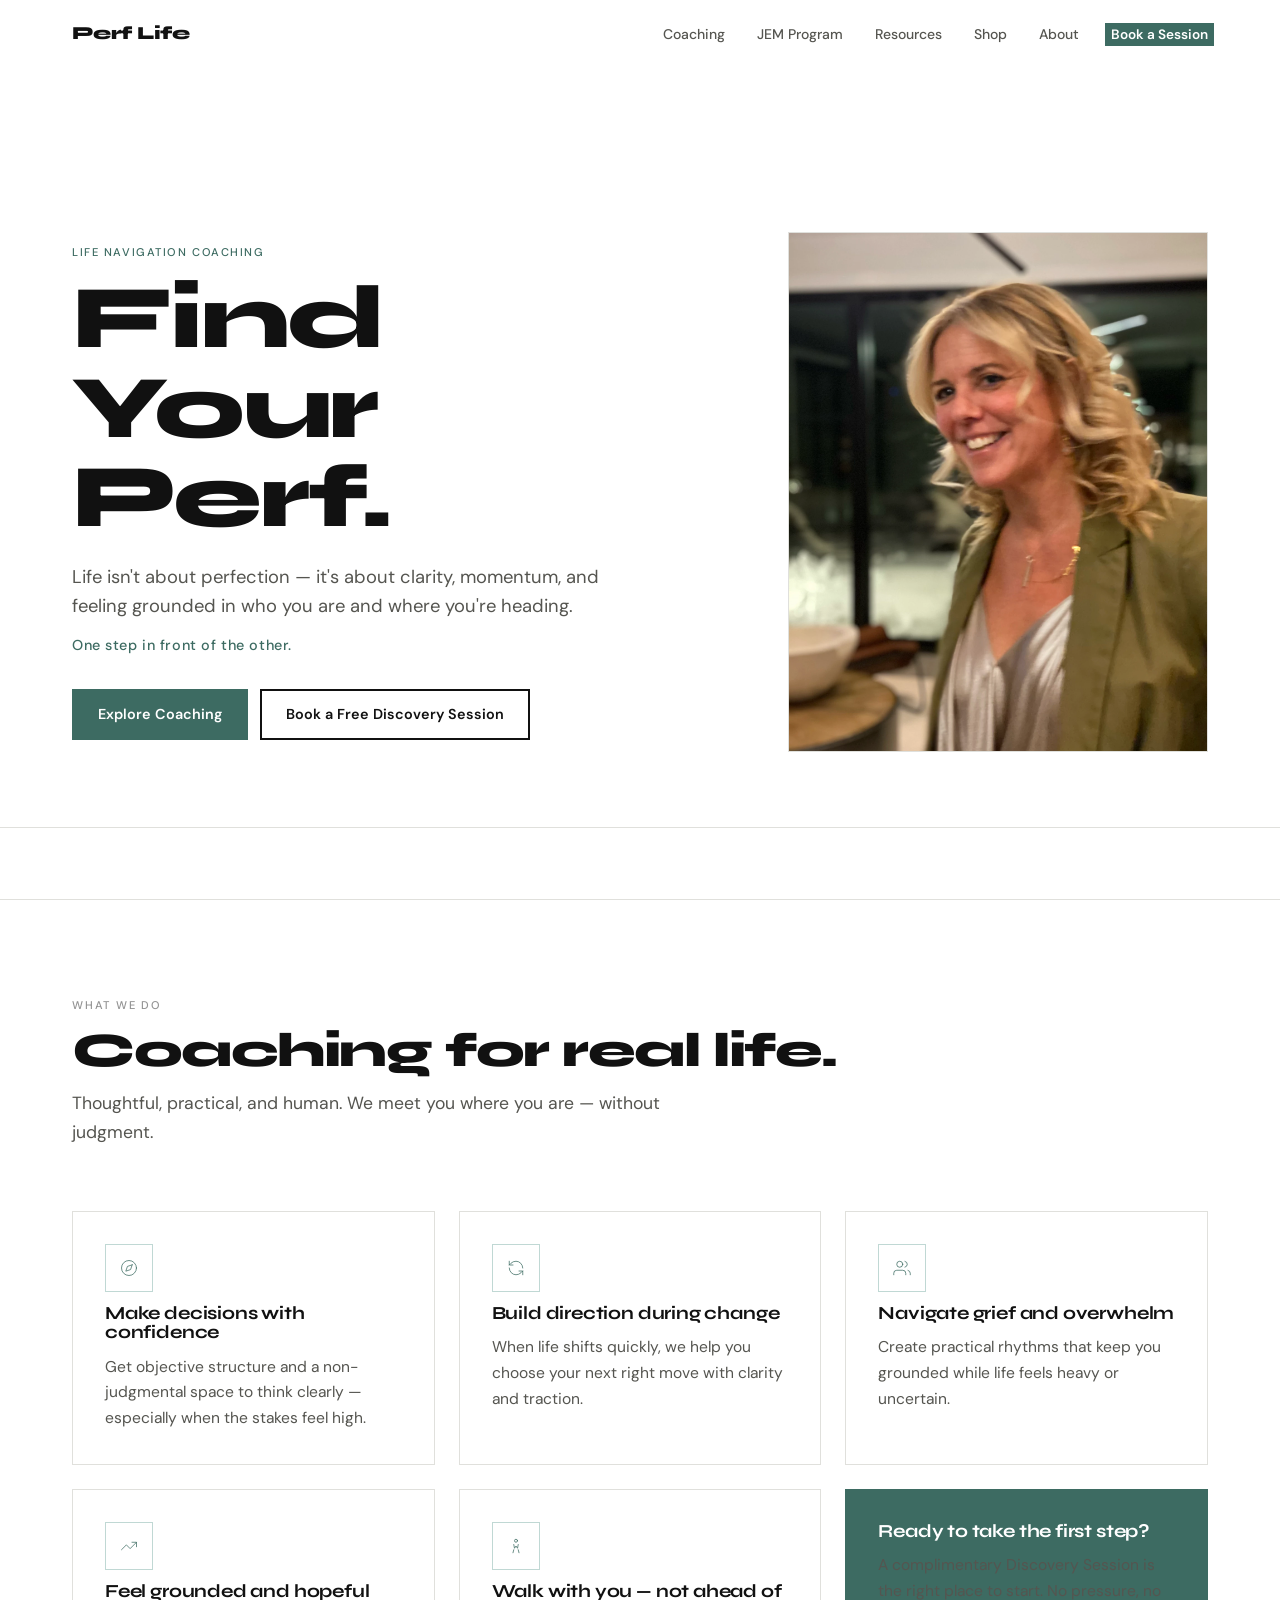
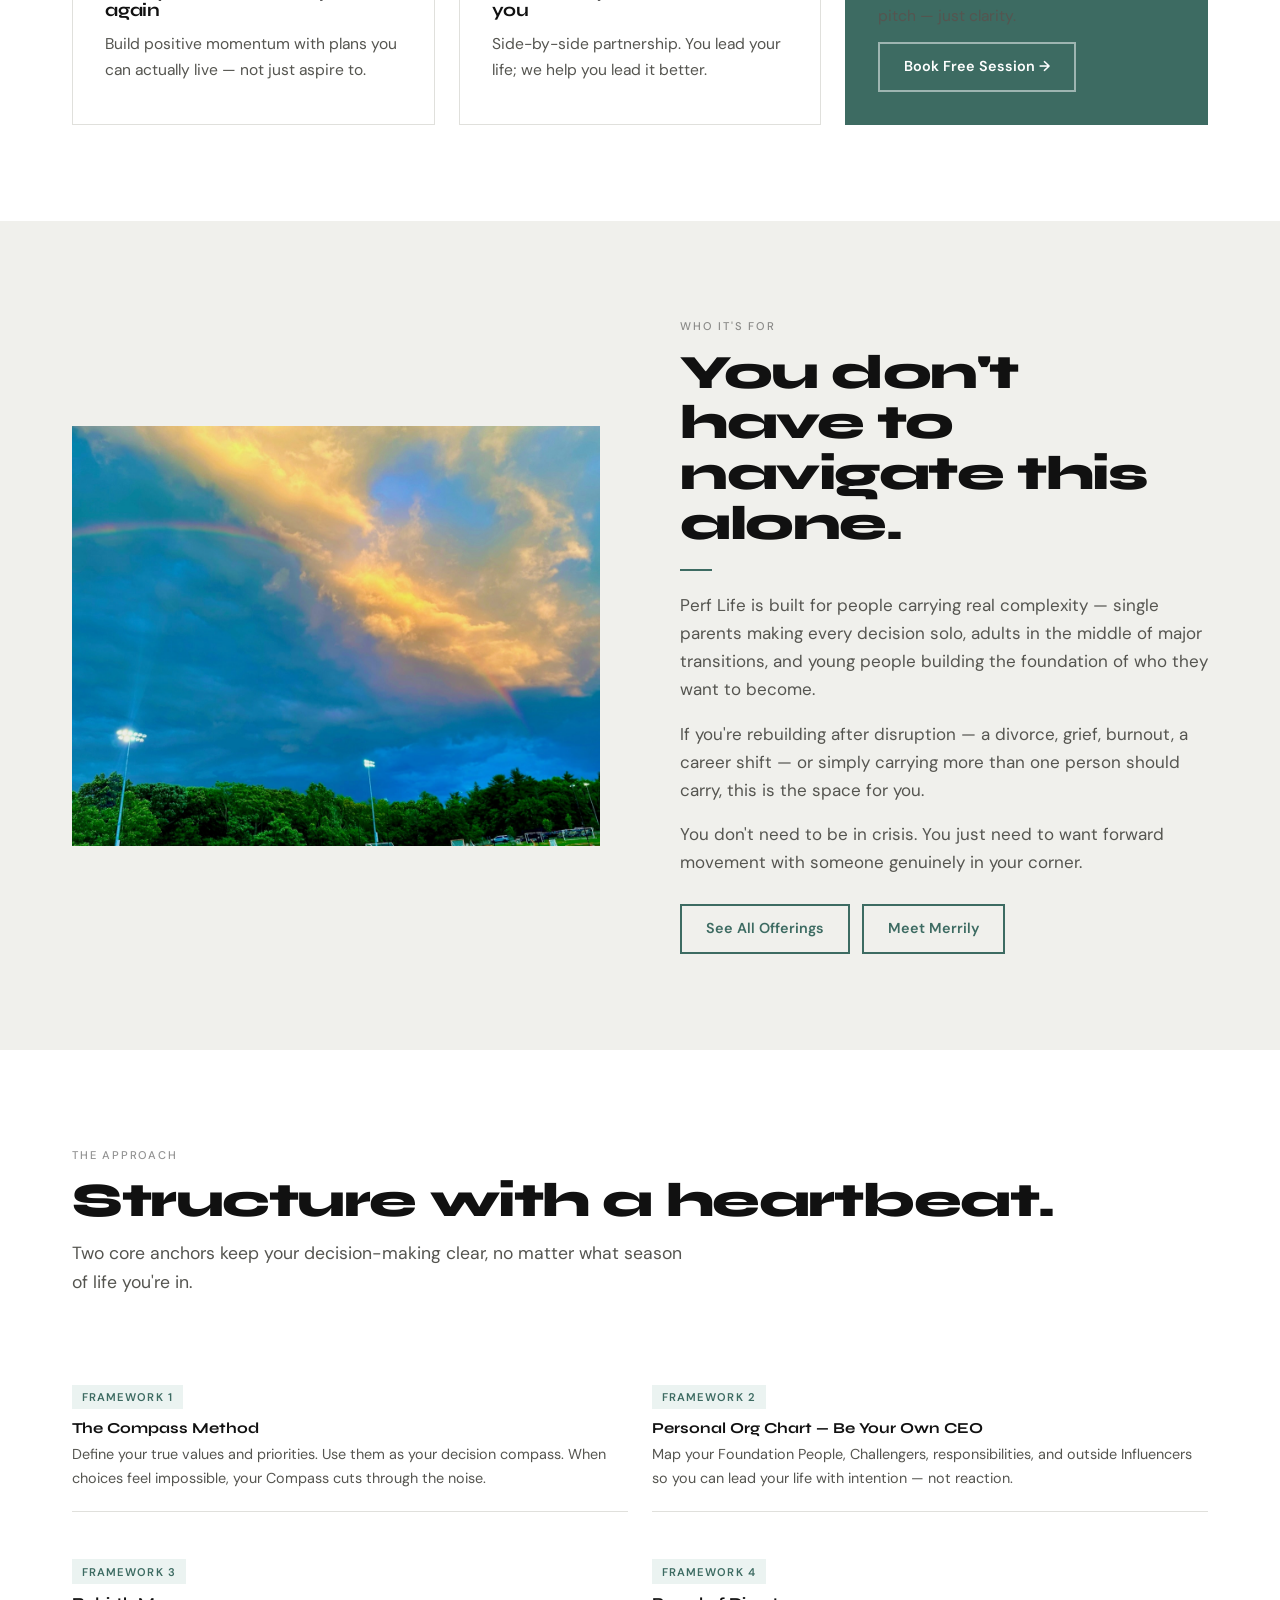
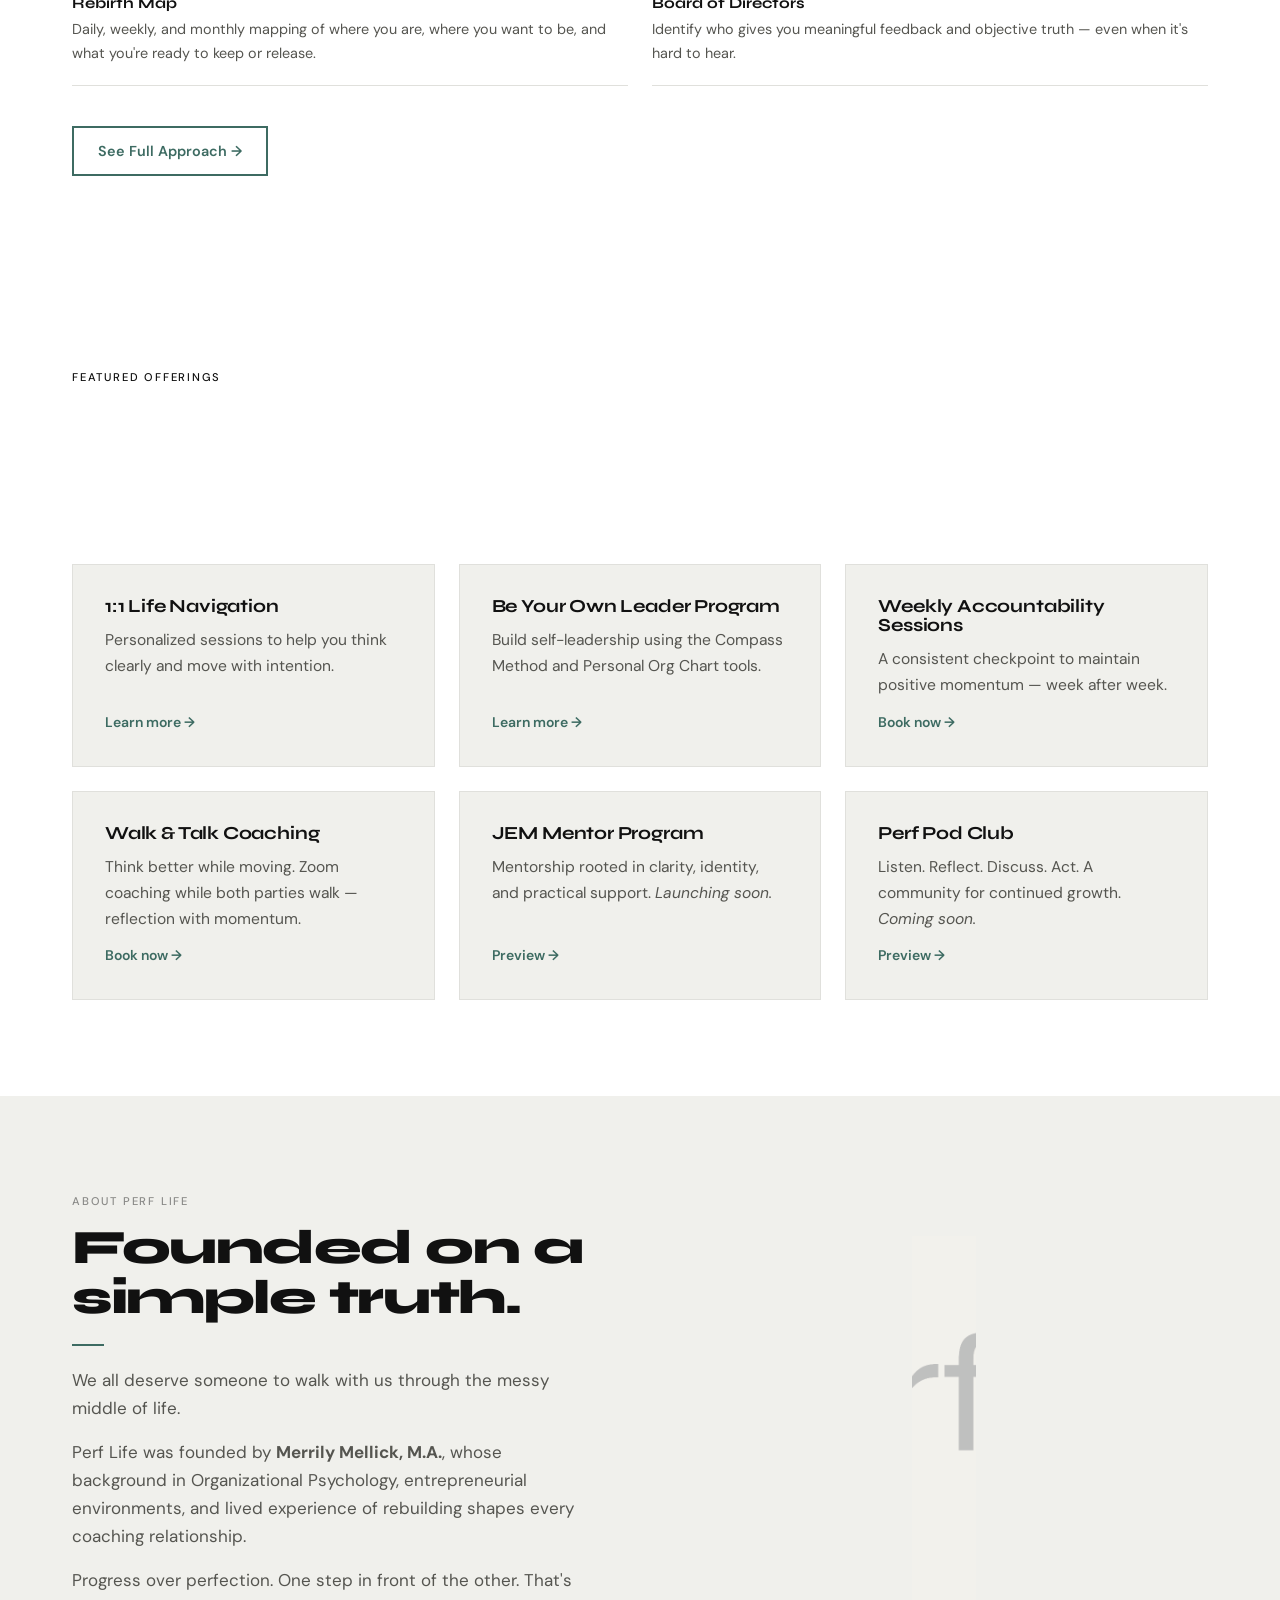
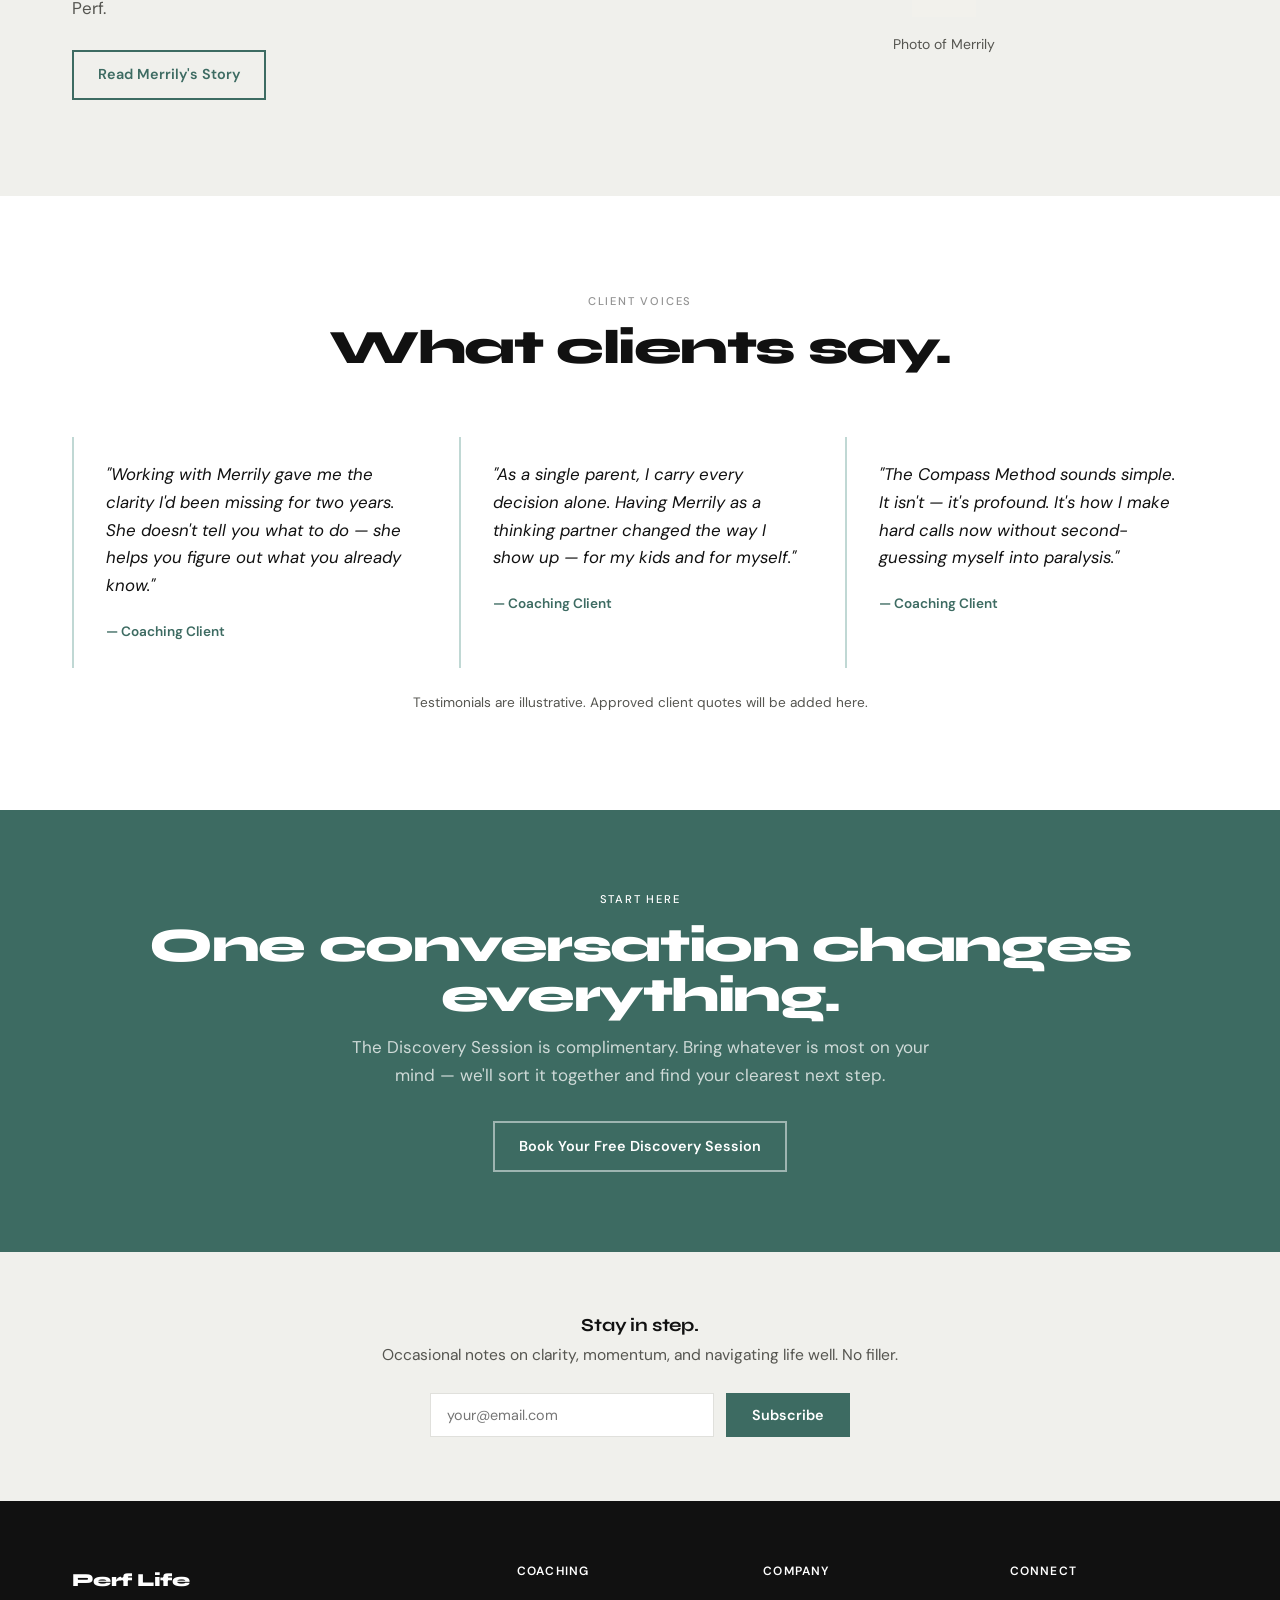
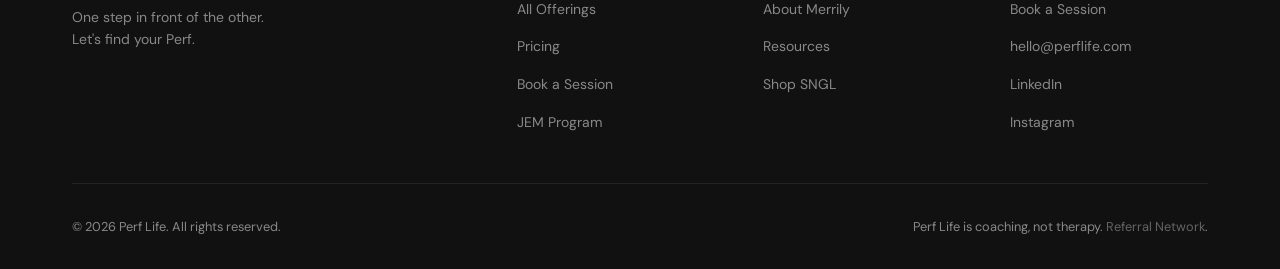
<file: index.html>
<!DOCTYPE html>
<html lang="en">
<head>
  <meta charset="UTF-8">
  <meta name="viewport" content="width=device-width, initial-scale=1.0">
  <title>Perf Life — Life Navigation Coaching</title>
  <meta name="description" content="Perf Life is a personal development coaching practice grounded in thoughtful partnership, self-awareness, and intentional forward movement. Founded by Merrily Mellick, M.A.">
  <link rel="preconnect" href="https://fonts.googleapis.com">
  <link rel="preconnect" href="https://fonts.gstatic.com" crossorigin>
  <link href="https://fonts.googleapis.com/css2?family=Syne:wght@700;800&family=DM+Sans:ital,opsz,wght@0,9..40,400;0,9..40,500;1,9..40,400&display=swap" rel="stylesheet">
  <link rel="stylesheet" href="css/style.css">
</head>
<body>

  <!-- NAV -->
  <nav class="nav" aria-label="Main navigation">
    <div class="nav__inner">
      <a class="nav__logo" href="index.html">
        <img class="nav__logo-mark" src="assets/perf-logo-walker.png" alt="">
        Perf Life
      </a>
      <ul class="nav__links" role="list">
        <li><a href="coaching.html">Coaching</a></li>
        <li><a href="jem-program.html">JEM Program</a></li>
        <li><a href="resources.html">Resources</a></li>
        <li><a href="shop.html">Shop</a></li>
        <li><a href="about.html">About</a></li>
        <li><a href="book.html" class="nav__cta">Book a Session</a></li>
      </ul>
      <button class="nav__burger" aria-label="Open menu" aria-expanded="false">
        <span></span><span></span><span></span>
      </button>
    </div>
  </nav>
  <div class="nav__drawer" aria-label="Mobile navigation">
    <a href="coaching.html">Coaching</a>
    <a href="jem-program.html">JEM Program</a>
    <a href="resources.html">Resources</a>
    <a href="shop.html">Shop</a>
    <a href="about.html">About</a>
    <a href="book.html">Book a Session →</a>
  </div>

  <!-- HERO -->
  <section class="hero">
    <div class="hero__bg" aria-hidden="true"></div>
    <div class="container">
      <div class="hero__inner">
        <div class="hero__content">
          <span class="eyebrow hero__eyebrow">Life Navigation Coaching</span>
          <h1 class="hero__title">Find Your<br>Perf.</h1>
          <p class="hero__lead">
            Life isn't about perfection — it's about clarity, momentum, and feeling grounded in who you are and where you're heading.
          </p>
          <span class="hero__tagline">One step in front of the other.</span>
          <div class="btn-row">
            <a href="coaching.html" class="btn btn--primary">Explore Coaching</a>
            <a href="book.html" class="btn btn--outline-dark">Book a Free Discovery Session</a>
          </div>
        </div>
        <div class="hero__visual">
          <div class="hero__photo-wrap">
            <img src="assets/merrily.jpg" alt="Merrily Mellick, founder of Perf Life">
          </div>
          </div>
        </div>
      </div>
    </div>
    <!-- Walking figure strip -->
    <div class="hero__walker-strip" aria-hidden="true">
      <img class="hero__walker" src="assets/perf-logo-walker.png" alt="">
    </div>
  </section>

  <!-- WHAT WE DO -->
  <section class="section">
    <div class="container">
      <div class="section-head reveal">
        <span class="eyebrow">What We Do</span>
        <h2>Coaching for real life.</h2>
        <p class="lead">Thoughtful, practical, and human. We meet you where you are — without judgment.</p>
      </div>
      <div class="grid grid--3">
        <div class="card reveal">
          <div class="card__icon"><svg width="18" height="18" viewBox="0 0 24 24" fill="none" stroke="currentColor" stroke-width="var(--icon-sw,1.75)" stroke-linecap="var(--icon-lc,round)" stroke-linejoin="round" aria-hidden="true"><circle cx="12" cy="12" r="10"/><polygon points="16.24 7.76 14.12 14.12 7.76 16.24 9.88 9.88 16.24 7.76"/></svg></div>
          <h3>Make decisions with confidence</h3>
          <p>Get objective structure and a non-judgmental space to think clearly — especially when the stakes feel high.</p>
        </div>
        <div class="card reveal">
          <div class="card__icon"><svg width="18" height="18" viewBox="0 0 24 24" fill="none" stroke="currentColor" stroke-width="var(--icon-sw,1.75)" stroke-linecap="var(--icon-lc,round)" stroke-linejoin="round" aria-hidden="true"><path d="M21 12a9 9 0 0 0-9-9 9.75 9.75 0 0 0-6.74 2.74L3 8"/><path d="M3 3v5h5"/><path d="M3 12a9 9 0 0 0 9 9 9.75 9.75 0 0 0 6.74-2.74L21 16"/><path d="M16 16h5v5"/></svg></div>
          <h3>Build direction during change</h3>
          <p>When life shifts quickly, we help you choose your next right move with clarity and traction.</p>
        </div>
        <div class="card reveal">
          <div class="card__icon"><svg width="18" height="18" viewBox="0 0 24 24" fill="none" stroke="currentColor" stroke-width="var(--icon-sw,1.75)" stroke-linecap="var(--icon-lc,round)" stroke-linejoin="round" aria-hidden="true"><path d="M17 21v-2a4 4 0 0 0-4-4H5a4 4 0 0 0-4 4v2"/><circle cx="9" cy="7" r="4"/><path d="M23 21v-2a4 4 0 0 0-3-3.87"/><path d="M16 3.13a4 4 0 0 1 0 7.75"/></svg></div>
          <h3>Navigate grief and overwhelm</h3>
          <p>Create practical rhythms that keep you grounded while life feels heavy or uncertain.</p>
        </div>
        <div class="card reveal">
          <div class="card__icon"><svg width="18" height="18" viewBox="0 0 24 24" fill="none" stroke="currentColor" stroke-width="var(--icon-sw,1.75)" stroke-linecap="var(--icon-lc,round)" stroke-linejoin="round" aria-hidden="true"><polyline points="22 7 13.5 15.5 8.5 10.5 2 17"/><polyline points="16 7 22 7 22 13"/></svg></div>
          <h3>Feel grounded and hopeful again</h3>
          <p>Build positive momentum with plans you can actually live — not just aspire to.</p>
        </div>
        <div class="card reveal">
          <div class="card__icon"><svg width="18" height="18" viewBox="0 0 24 24" fill="none" stroke="currentColor" stroke-width="var(--icon-sw,1.75)" stroke-linecap="var(--icon-lc,round)" stroke-linejoin="round" aria-hidden="true"><circle cx="12" cy="5" r="2"/><path d="m9 10 1 5 2-3 2 3 1-5"/><path d="m8 21 1-4"/><path d="m16 21-1-4"/></svg></div>
          <h3>Walk with you — not ahead of you</h3>
          <p>Side-by-side partnership. You lead your life; we help you lead it better.</p>
        </div>
        <div class="card card--blue reveal">
          <h3>Ready to take the first step?</h3>
          <p>A complimentary Discovery Session is the right place to start. No pressure, no pitch — just clarity.</p>
          <a href="book.html" class="btn btn--outline" style="margin-top:auto;align-self:flex-start;">Book Free Session →</a>
        </div>
      </div>
    </div>
  </section>

  <!-- WHO IT'S FOR -->
  <section class="section section--stone">
    <div class="container">
      <div class="media-text reveal">
        <div class="media-text__image">
          <img src="assets/hero-rainbow.jpg" alt="Rainbow through trees — a symbol of forward momentum">
        </div>
        <div class="media-text__content">
          <span class="eyebrow">Who It's For</span>
          <h2>You don't have to navigate this alone.</h2>
          <div class="divider"></div>
          <p>Perf Life is built for people carrying real complexity — single parents making every decision solo, adults in the middle of major transitions, and young people building the foundation of who they want to become.</p>
          <p>If you're rebuilding after disruption — a divorce, grief, burnout, a career shift — or simply carrying more than one person should carry, this is the space for you.</p>
          <p>You don't need to be in crisis. You just need to want forward movement with someone genuinely in your corner.</p>
          <div class="btn-row">
            <a href="coaching.html" class="btn btn--outline-dark">See All Offerings</a>
            <a href="about.html" class="btn btn--outline-dark">Meet Merrily</a>
          </div>
        </div>
      </div>
    </div>
  </section>

  <!-- APPROACH -->
  <section class="section">
    <div class="container">
      <div class="section-head reveal">
        <span class="eyebrow">The Approach</span>
        <h2>Structure with a heartbeat.</h2>
        <p class="lead">Two core anchors keep your decision-making clear, no matter what season of life you're in.</p>
      </div>
      <div class="grid grid--2">
        <div class="framework-item reveal">
          <span class="tag">Framework 1</span>
          <h4 style="margin-top:0.75rem;">The Compass Method</h4>
          <p>Define your true values and priorities. Use them as your decision compass. When choices feel impossible, your Compass cuts through the noise.</p>
        </div>
        <div class="framework-item reveal">
          <span class="tag">Framework 2</span>
          <h4 style="margin-top:0.75rem;">Personal Org Chart — Be Your Own CEO</h4>
          <p>Map your Foundation People, Challengers, responsibilities, and outside Influencers so you can lead your life with intention — not reaction.</p>
        </div>
        <div class="framework-item reveal">
          <span class="tag">Framework 3</span>
          <h4 style="margin-top:0.75rem;">Rebirth Map</h4>
          <p>Daily, weekly, and monthly mapping of where you are, where you want to be, and what you're ready to keep or release.</p>
        </div>
        <div class="framework-item reveal">
          <span class="tag">Framework 4</span>
          <h4 style="margin-top:0.75rem;">Board of Directors</h4>
          <p>Identify who gives you meaningful feedback and objective truth — even when it's hard to hear.</p>
        </div>
      </div>
      <div style="margin-top:2.5rem;" class="reveal">
        <a href="about.html" class="btn btn--outline-dark">See Full Approach →</a>
      </div>
    </div>
  </section>

  <!-- OFFERINGS -->
  <section class="section section--blue">
    <div class="container">
      <div class="section-head reveal">
        <span class="eyebrow" style="color:var(--blue-pale);opacity:1;">Featured Offerings</span>
        <h2 style="color:var(--white);">Choose the support style<br>that fits your season.</h2>
      </div>
      <div class="grid grid--3">
        <div class="card card--stone reveal">
          <h3>1:1 Life Navigation</h3>
          <p>Personalized sessions to help you think clearly and move with intention.</p>
          <a href="coaching.html">Learn more →</a>
        </div>
        <div class="card card--stone reveal">
          <h3>Be Your Own Leader Program</h3>
          <p>Build self-leadership using the Compass Method and Personal Org Chart tools.</p>
          <a href="coaching.html">Learn more →</a>
        </div>
        <div class="card card--stone reveal">
          <h3>Weekly Accountability Sessions</h3>
          <p>A consistent checkpoint to maintain positive momentum — week after week.</p>
          <a href="book.html">Book now →</a>
        </div>
        <div class="card card--stone reveal">
          <h3>Walk &amp; Talk Coaching</h3>
          <p>Think better while moving. Zoom coaching while both parties walk — reflection with momentum.</p>
          <a href="book.html">Book now →</a>
        </div>
        <div class="card card--stone reveal">
          <h3>JEM Mentor Program</h3>
          <p>Mentorship rooted in clarity, identity, and practical support. <em>Launching soon.</em></p>
          <a href="jem-program.html">Preview →</a>
        </div>
        <div class="card card--stone reveal">
          <h3>Perf Pod Club</h3>
          <p>Listen. Reflect. Discuss. Act. A community for continued growth. <em>Coming soon.</em></p>
          <a href="resources.html">Preview →</a>
        </div>
      </div>
    </div>
  </section>

  <!-- ABOUT BLURB -->
  <section class="section section--stone">
    <div class="container">
      <div class="media-text media-text--flip reveal">
        <div class="media-text__image">
          <!-- Replace with Merrily's photo -->
          <div class="media-text__image--placeholder">
            <img src="assets/perf-logo-walker.png" style="width:64px;opacity:0.25;" alt="">
            <span>Photo of Merrily</span>
          </div>
        </div>
        <div class="media-text__content">
          <span class="eyebrow">About Perf Life</span>
          <h2>Founded on a simple truth.</h2>
          <div class="divider"></div>
          <p>We all deserve someone to walk with us through the messy middle of life.</p>
          <p>Perf Life was founded by <strong>Merrily Mellick, M.A.</strong>, whose background in Organizational Psychology, entrepreneurial environments, and lived experience of rebuilding shapes every coaching relationship.</p>
          <p>Progress over perfection. One step in front of the other. That's Perf.</p>
          <div class="btn-row">
            <a href="about.html" class="btn btn--outline-dark">Read Merrily's Story</a>
          </div>
        </div>
      </div>
    </div>
  </section>

  <!-- TESTIMONIALS -->
  <section class="section">
    <div class="container">
      <div class="section-head section-head--center reveal">
        <span class="eyebrow">Client Voices</span>
        <h2>What clients say.</h2>
      </div>
      <div class="grid grid--3">
        <div class="testimonial reveal">
          <blockquote>"Working with Merrily gave me the clarity I'd been missing for two years. She doesn't tell you what to do — she helps you figure out what you already know."</blockquote>
          <cite>— Coaching Client</cite>
        </div>
        <div class="testimonial reveal">
          <blockquote>"As a single parent, I carry every decision alone. Having Merrily as a thinking partner changed the way I show up — for my kids and for myself."</blockquote>
          <cite>— Coaching Client</cite>
        </div>
        <div class="testimonial reveal">
          <blockquote>"The Compass Method sounds simple. It isn't — it's profound. It's how I make hard calls now without second-guessing myself into paralysis."</blockquote>
          <cite>— Coaching Client</cite>
        </div>
      </div>
      <p style="text-align:center;margin-top:1.5rem;font-size:0.85rem;color:var(--ink-2);" class="reveal">Testimonials are illustrative. Approved client quotes will be added here.</p>
    </div>
  </section>

  <!-- CTA -->
  <section class="cta-strip">
    <div class="container">
      <div class="reveal">
        <span class="eyebrow" style="color:var(--blue-pale);opacity:1;">Start Here</span>
        <h2>One conversation changes everything.</h2>
        <p>The Discovery Session is complimentary. Bring whatever is most on your mind — we'll sort it together and find your clearest next step.</p>
        <a href="book.html" class="btn btn--outline">Book Your Free Discovery Session</a>
      </div>
    </div>
  </section>

  <!-- NEWSLETTER -->
  <section class="newsletter">
    <div class="container">
      <h3 class="reveal">Stay in step.</h3>
      <p class="reveal">Occasional notes on clarity, momentum, and navigating life well. No filler.</p>
      <form class="newsletter__form reveal" novalidate>
        <input type="email" placeholder="your@email.com" aria-label="Email address">
        <button type="submit" class="btn btn--primary">Subscribe</button>
      </form>
    </div>
  </section>

  <!-- FOOTER -->
  <footer class="footer">
    <div class="container">
      <div class="footer__grid">
        <div>
          <div class="footer__brand">Perf Life</div>
          <p class="footer__tagline">One step in front of the other.<br>Let's find your Perf.</p>
        </div>
        <div class="footer__col">
          <h4>Coaching</h4>
          <ul>
            <li><a href="coaching.html">All Offerings</a></li>
            <li><a href="coaching.html#pricing">Pricing</a></li>
            <li><a href="book.html">Book a Session</a></li>
            <li><a href="jem-program.html">JEM Program</a></li>
          </ul>
        </div>
        <div class="footer__col">
          <h4>Company</h4>
          <ul>
            <li><a href="about.html">About Merrily</a></li>
            <li><a href="resources.html">Resources</a></li>
            <li><a href="shop.html">Shop SNGL</a></li>
          </ul>
        </div>
        <div class="footer__col">
          <h4>Connect</h4>
          <ul>
            <li><a href="book.html">Book a Session</a></li>
            <li><a href="mailto:hello@perflife.com">hello@perflife.com</a></li>
            <li><a href="#">LinkedIn</a></li>
            <li><a href="#">Instagram</a></li>
          </ul>
        </div>
      </div>
      <div class="footer__bottom">
        <span>© 2026 Perf Life. All rights reserved.</span>
        <span>Perf Life is coaching, not therapy. <a href="#">Referral Network</a>.</span>
      </div>
    </div>
  </footer>

  <script src="js/main.js"></script>
</body>
</html>
</file>
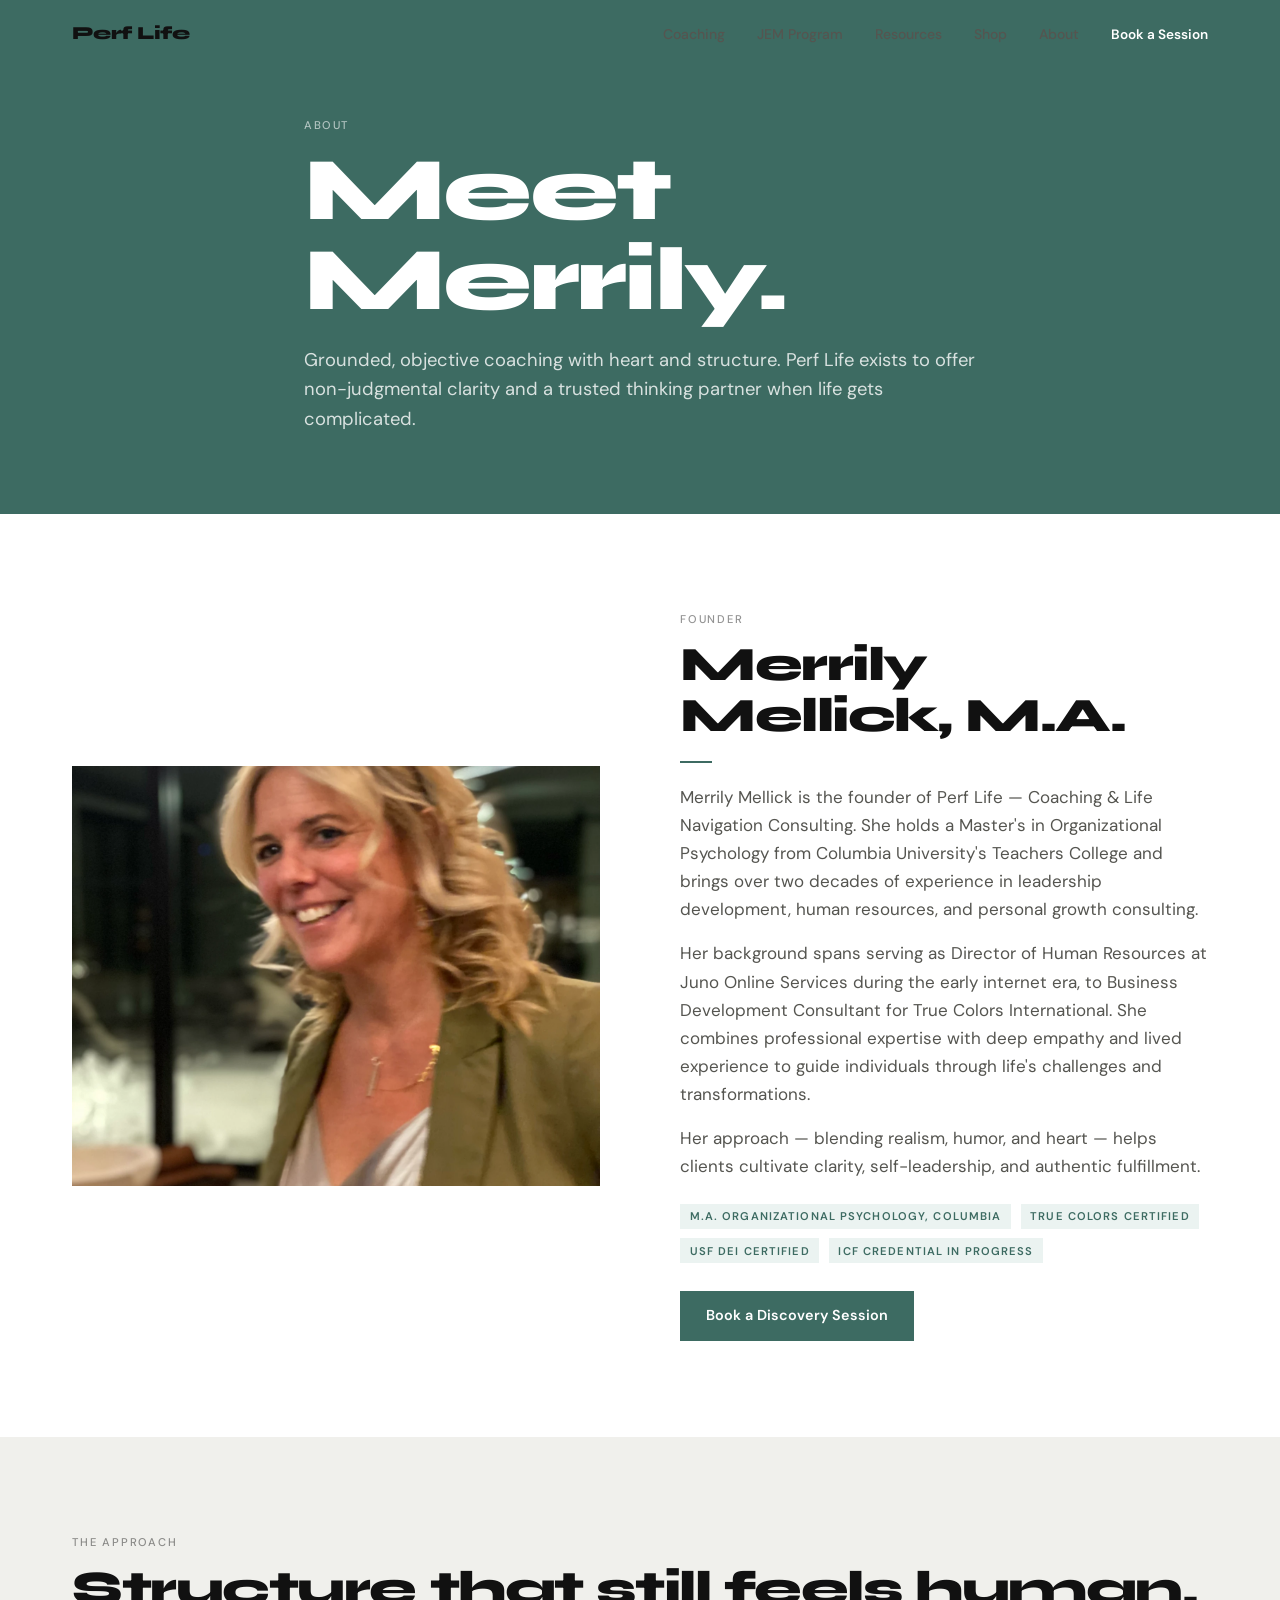
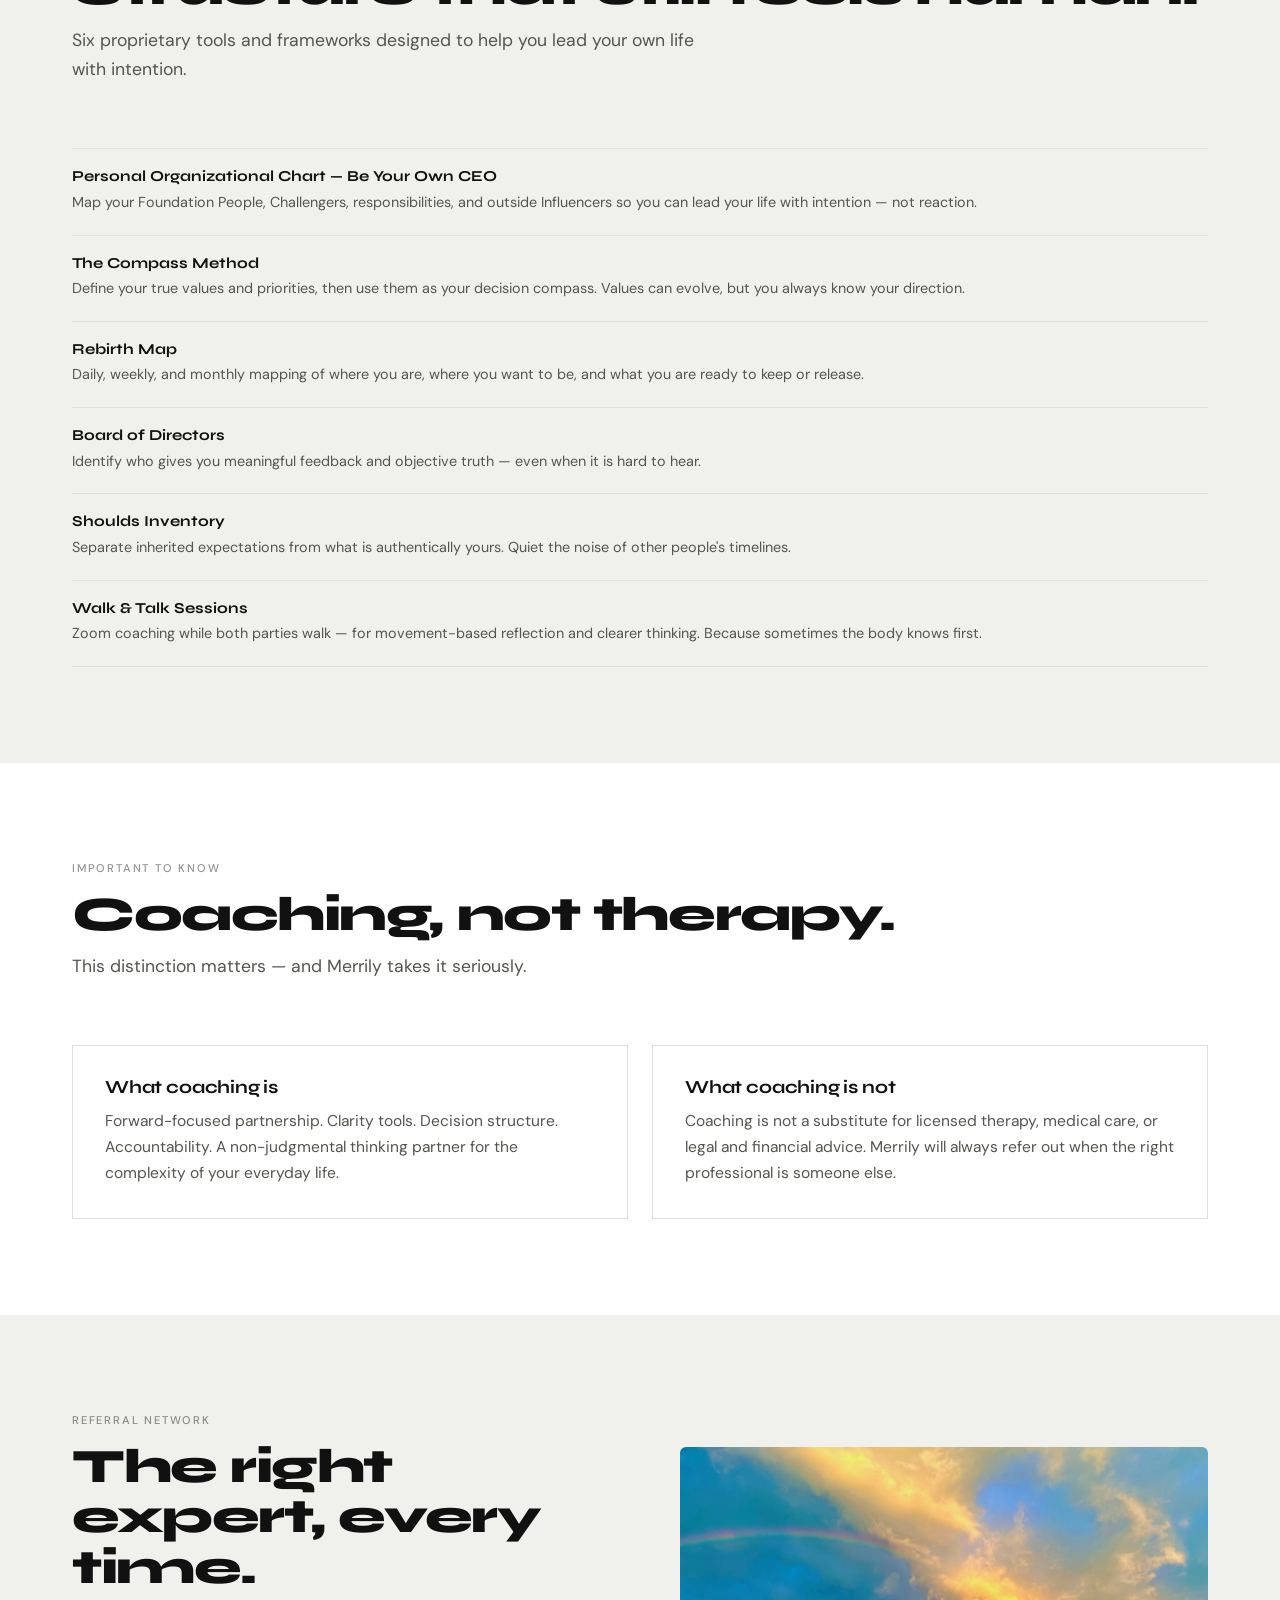
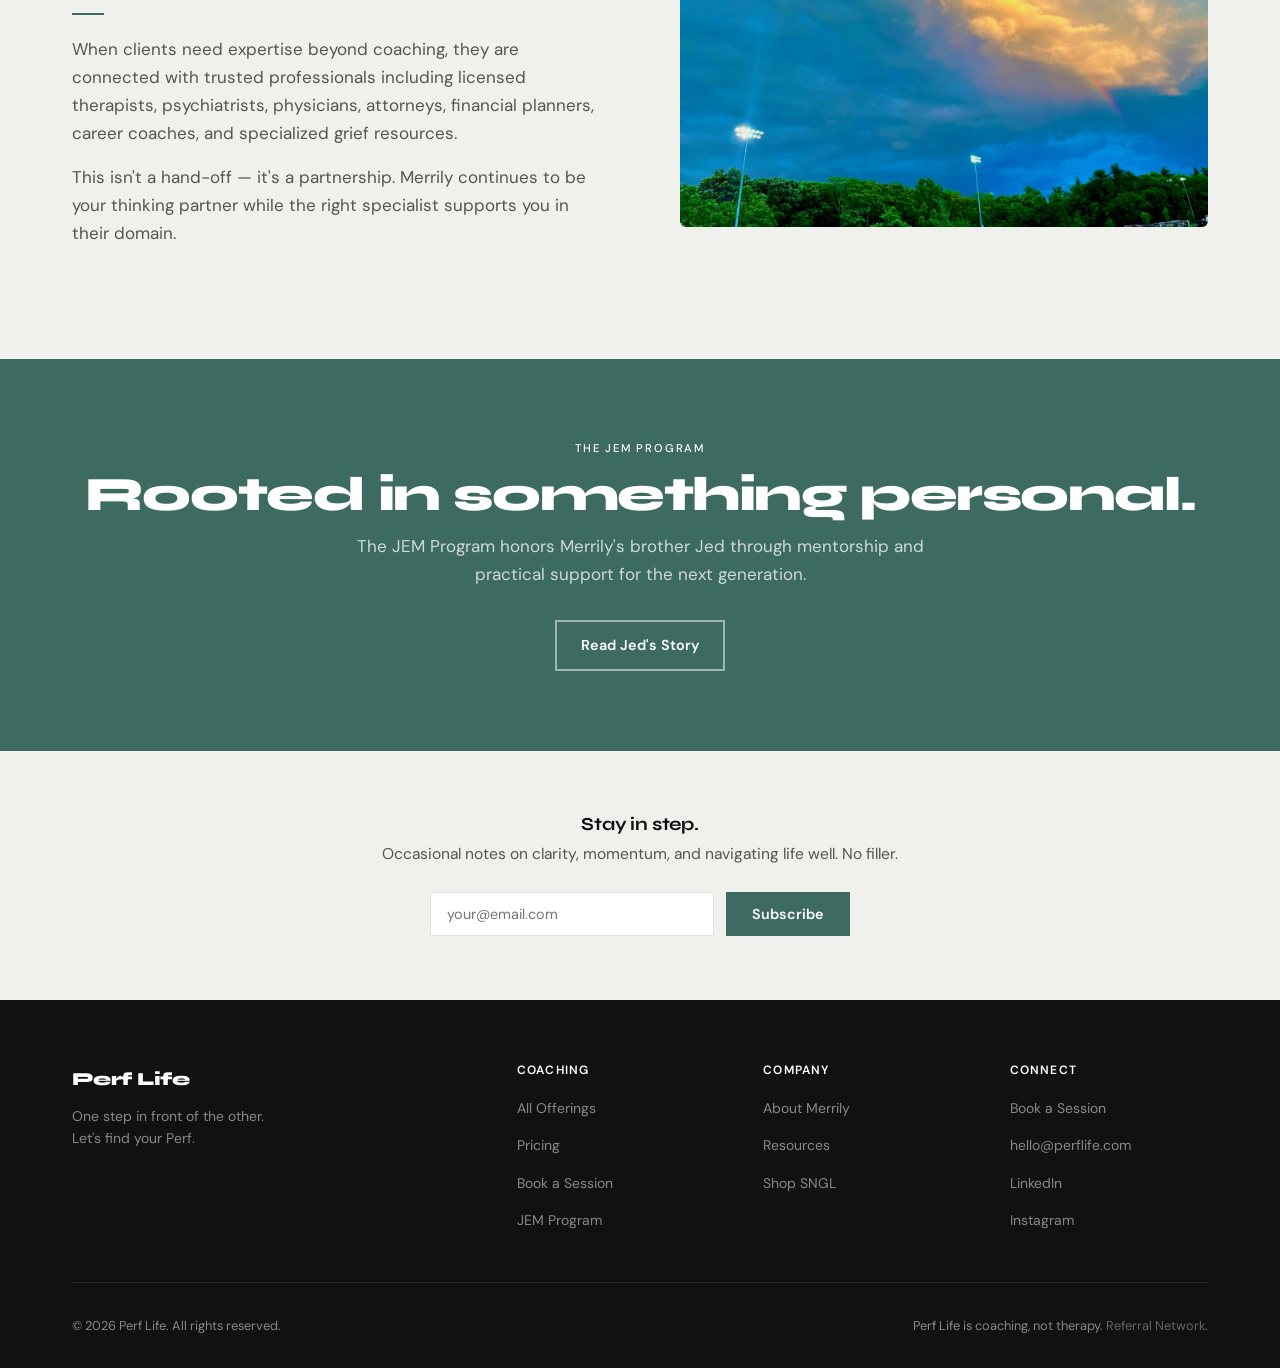
<file: about.html>
<!DOCTYPE html>
<html lang="en">
<head>
  <meta charset="UTF-8">
  <meta name="viewport" content="width=device-width, initial-scale=1.0">
  <title>About Merrily — Perf Life</title>
  <meta name="description" content="Meet Merrily Mellick, M.A. — founder of Perf Life. Organizational psychologist, coach, and trusted thinking partner.">
  <link rel="preconnect" href="https://fonts.googleapis.com">
  <link rel="preconnect" href="https://fonts.gstatic.com" crossorigin>
  <link href="https://fonts.googleapis.com/css2?family=Syne:wght@700;800&family=DM+Sans:ital,opsz,wght@0,9..40,400;0,9..40,500;1,9..40,400&display=swap" rel="stylesheet">
  <link rel="stylesheet" href="css/style.css">
</head>
<body>

  <nav class="nav" aria-label="Main navigation">
    <div class="nav__inner">
      <a class="nav__logo" href="index.html">
        <img class="nav__logo-mark" src="assets/perf-logo-walker.png" alt="">
        Perf Life
      </a>
      <ul class="nav__links" role="list">
        <li><a href="coaching.html">Coaching</a></li>
        <li><a href="jem-program.html">JEM Program</a></li>
        <li><a href="resources.html">Resources</a></li>
        <li><a href="shop.html">Shop</a></li>
        <li><a href="about.html">About</a></li>
        <li><a href="book.html" class="nav__cta">Book a Session</a></li>
      </ul>
      <button class="nav__burger" aria-label="Open menu" aria-expanded="false">
        <span></span><span></span><span></span>
      </button>
    </div>
  </nav>
  <div class="nav__drawer">
    <a href="coaching.html">Coaching</a>
    <a href="jem-program.html">JEM Program</a>
    <a href="resources.html">Resources</a>
    <a href="shop.html">Shop</a>
    <a href="about.html">About</a>
    <a href="book.html">Book a Session →</a>
  </div>

  <!-- HERO -->
  <section class="hero hero--page">
    <div class="hero__bg" aria-hidden="true"></div>
    <div class="container">
      <div class="hero__inner">
        <div class="hero__content">
          <span class="eyebrow hero__eyebrow">About</span>
          <h1 class="hero__title">Meet Merrily.</h1>
          <p class="hero__lead">Grounded, objective coaching with heart and structure. Perf Life exists to offer non-judgmental clarity and a trusted thinking partner when life gets complicated.</p>
        </div>
      </div>
    </div>
  </section>

  <!-- BIO -->
  <section class="section">
    <div class="container">
      <div class="media-text reveal">
        <div class="media-text__image">
          <img src="assets/merrily.jpg" alt="Merrily Mellick, founder of Perf Life">
        </div>
        <div class="media-text__content">
          <span class="eyebrow">Founder</span>
          <h2>Merrily Mellick, M.A.</h2>
          <div class="divider"></div>
          <p>Merrily Mellick is the founder of Perf Life — Coaching &amp; Life Navigation Consulting. She holds a Master's in Organizational Psychology from Columbia University's Teachers College and brings over two decades of experience in leadership development, human resources, and personal growth consulting.</p>
          <p>Her background spans serving as Director of Human Resources at Juno Online Services during the early internet era, to Business Development Consultant for True Colors International. She combines professional expertise with deep empathy and lived experience to guide individuals through life's challenges and transformations.</p>
          <p>Her approach — blending realism, humor, and heart — helps clients cultivate clarity, self-leadership, and authentic fulfillment.</p>
          <div style="display:flex;flex-wrap:wrap;gap:0.6rem;margin-top:1.5rem;">
            <span class="tag">M.A. Organizational Psychology, Columbia</span>
            <span class="tag">True Colors Certified</span>
            <span class="tag">USF DEI Certified</span>
            <span class="tag">ICF Credential in Progress</span>
          </div>
          <div class="btn-row">
            <a href="book.html" class="btn btn--primary">Book a Discovery Session</a>
          </div>
        </div>
      </div>
    </div>
  </section>

  <!-- FRAMEWORKS -->
  <section class="section section--stone">
    <div class="container">
      <div class="section-head reveal">
        <span class="eyebrow">The Approach</span>
        <h2>Structure that still feels human.</h2>
        <p class="lead">Six proprietary tools and frameworks designed to help you lead your own life with intention.</p>
      </div>
      <div class="framework-list">
        <div class="framework-item reveal">
          <h4>Personal Organizational Chart — Be Your Own CEO</h4>
          <p>Map your Foundation People, Challengers, responsibilities, and outside Influencers so you can lead your life with intention — not reaction.</p>
        </div>
        <div class="framework-item reveal">
          <h4>The Compass Method</h4>
          <p>Define your true values and priorities, then use them as your decision compass. Values can evolve, but you always know your direction.</p>
        </div>
        <div class="framework-item reveal">
          <h4>Rebirth Map</h4>
          <p>Daily, weekly, and monthly mapping of where you are, where you want to be, and what you are ready to keep or release.</p>
        </div>
        <div class="framework-item reveal">
          <h4>Board of Directors</h4>
          <p>Identify who gives you meaningful feedback and objective truth — even when it is hard to hear.</p>
        </div>
        <div class="framework-item reveal">
          <h4>Shoulds Inventory</h4>
          <p>Separate inherited expectations from what is authentically yours. Quiet the noise of other people's timelines.</p>
        </div>
        <div class="framework-item reveal">
          <h4>Walk &amp; Talk Sessions</h4>
          <p>Zoom coaching while both parties walk — for movement-based reflection and clearer thinking. Because sometimes the body knows first.</p>
        </div>
      </div>
    </div>
  </section>

  <!-- WHAT MERRILY IS NOT -->
  <section class="section">
    <div class="container">
      <div class="section-head reveal">
        <span class="eyebrow">Important to Know</span>
        <h2>Coaching, not therapy.</h2>
        <p class="lead">This distinction matters — and Merrily takes it seriously.</p>
      </div>
      <div class="grid grid--2 reveal">
        <div class="card">
          <h3>What coaching is</h3>
          <p>Forward-focused partnership. Clarity tools. Decision structure. Accountability. A non-judgmental thinking partner for the complexity of your everyday life.</p>
        </div>
        <div class="card">
          <h3>What coaching is not</h3>
          <p>Coaching is not a substitute for licensed therapy, medical care, or legal and financial advice. Merrily will always refer out when the right professional is someone else.</p>
        </div>
      </div>
    </div>
  </section>

  <!-- REFERRAL NETWORK -->
  <section class="section section--stone">
    <div class="container">
      <div class="media-text media-text--flip reveal">
        <div class="media-text__image">
          <img src="assets/hero-rainbow.jpg" alt="Rainbow — a symbol of connection and forward movement" style="height:380px;object-fit:cover;border-radius:6px;width:100%;">
        </div>
        <div class="media-text__content">
          <span class="eyebrow">Referral Network</span>
          <h2>The right expert, every time.</h2>
          <div class="divider"></div>
          <p>When clients need expertise beyond coaching, they are connected with trusted professionals including licensed therapists, psychiatrists, physicians, attorneys, financial planners, career coaches, and specialized grief resources.</p>
          <p>This isn't a hand-off — it's a partnership. Merrily continues to be your thinking partner while the right specialist supports you in their domain.</p>
        </div>
      </div>
    </div>
  </section>

  <!-- JEM LINK -->
  <section class="cta-strip">
    <div class="container">
      <div class="reveal">
        <span class="eyebrow" style="color:var(--blue-pale);opacity:1;">The JEM Program</span>
        <h2>Rooted in something personal.</h2>
        <p>The JEM Program honors Merrily's brother Jed through mentorship and practical support for the next generation.</p>
        <a href="jem-program.html" class="btn btn--outline">Read Jed's Story</a>
      </div>
    </div>
  </section>

  <!-- NEWSLETTER -->
  <section class="newsletter">
    <div class="container">
      <h3 class="reveal">Stay in step.</h3>
      <p class="reveal">Occasional notes on clarity, momentum, and navigating life well. No filler.</p>
      <form class="newsletter__form reveal" novalidate>
        <input type="email" placeholder="your@email.com" aria-label="Email address">
        <button type="submit" class="btn btn--primary">Subscribe</button>
      </form>
    </div>
  </section>

  <footer class="footer">
    <div class="container">
      <div class="footer__grid">
        <div>
          <div class="footer__brand">Perf Life</div>
          <p class="footer__tagline">One step in front of the other.<br>Let's find your Perf.</p>
        </div>
        <div class="footer__col">
          <h4>Coaching</h4>
          <ul>
            <li><a href="coaching.html">All Offerings</a></li>
            <li><a href="coaching.html#pricing">Pricing</a></li>
            <li><a href="book.html">Book a Session</a></li>
            <li><a href="jem-program.html">JEM Program</a></li>
          </ul>
        </div>
        <div class="footer__col">
          <h4>Company</h4>
          <ul>
            <li><a href="about.html">About Merrily</a></li>
            <li><a href="resources.html">Resources</a></li>
            <li><a href="shop.html">Shop SNGL</a></li>
          </ul>
        </div>
        <div class="footer__col">
          <h4>Connect</h4>
          <ul>
            <li><a href="book.html">Book a Session</a></li>
            <li><a href="mailto:hello@perflife.com">hello@perflife.com</a></li>
            <li><a href="#">LinkedIn</a></li>
            <li><a href="#">Instagram</a></li>
          </ul>
        </div>
      </div>
      <div class="footer__bottom">
        <span>© 2026 Perf Life. All rights reserved.</span>
        <span>Perf Life is coaching, not therapy. <a href="#">Referral Network</a>.</span>
      </div>
    </div>
  </footer>

  <script src="js/main.js"></script>
</body>
</html>
</file>
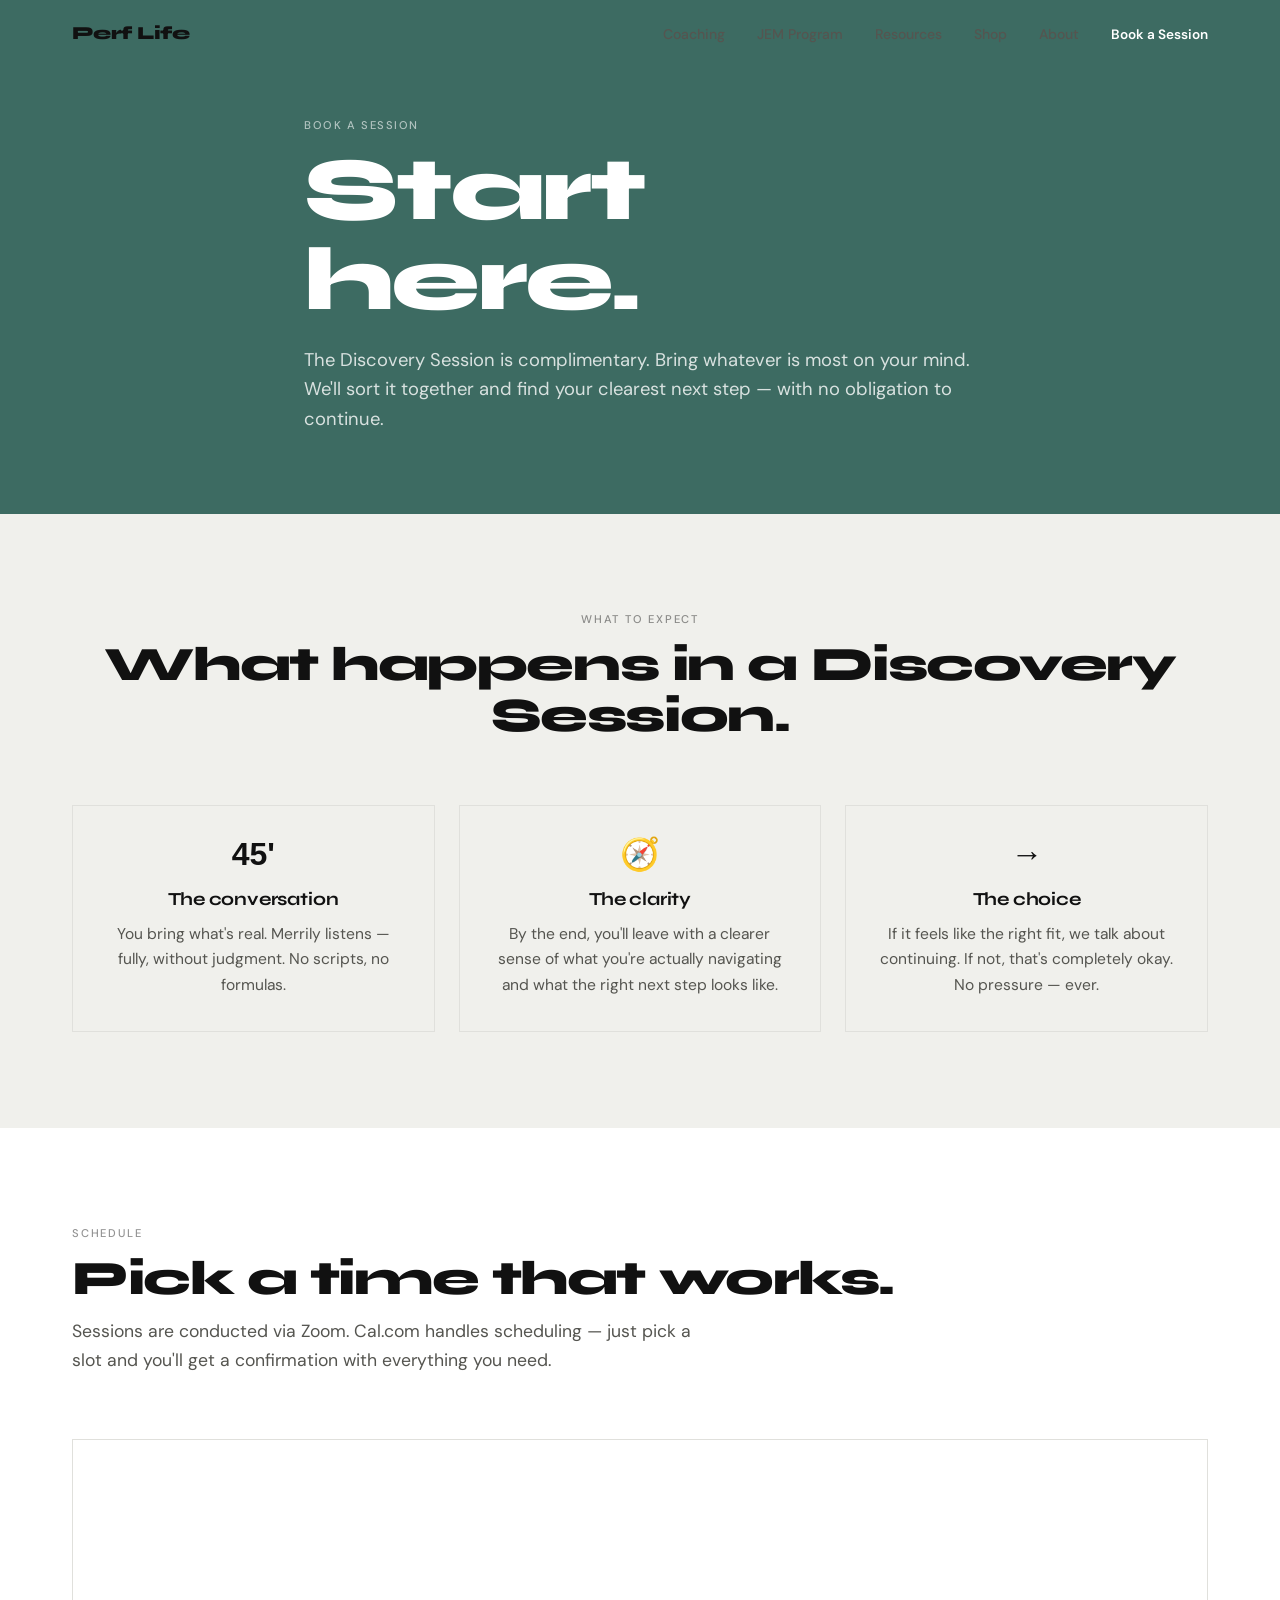
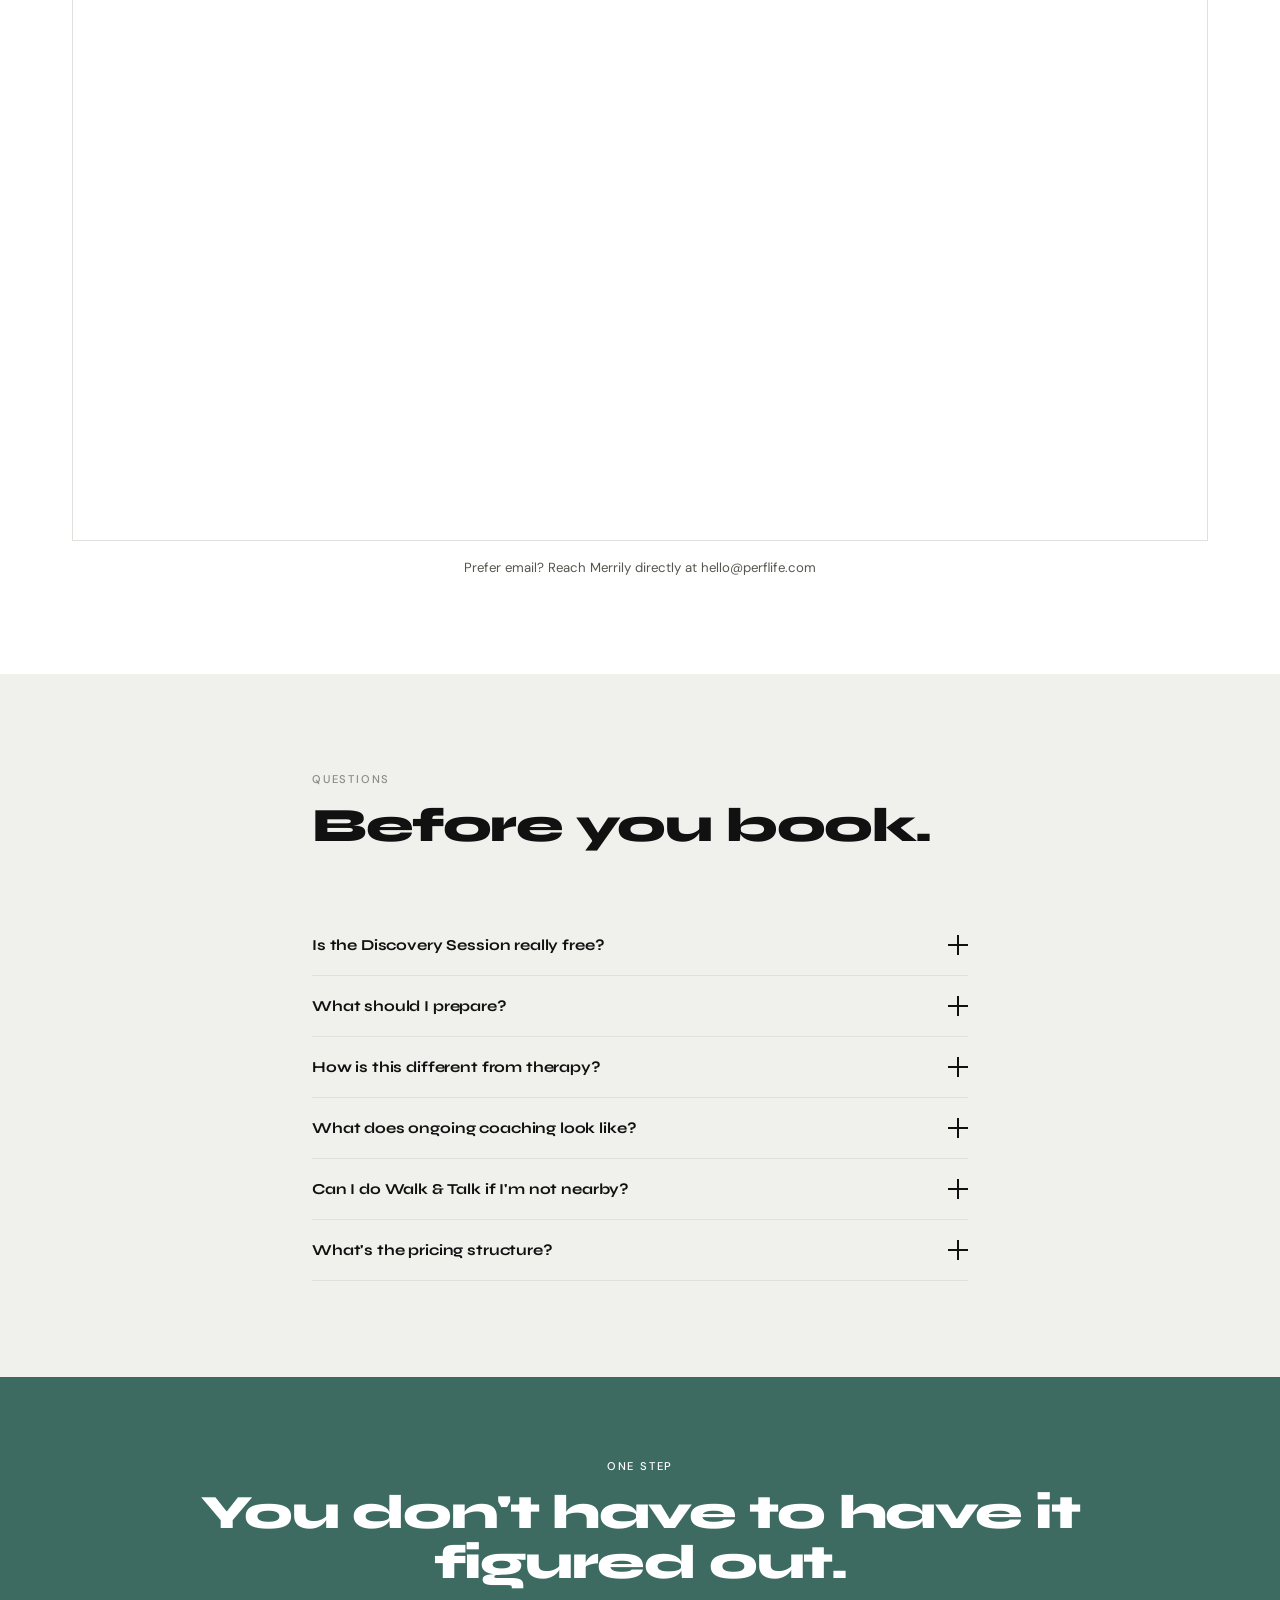
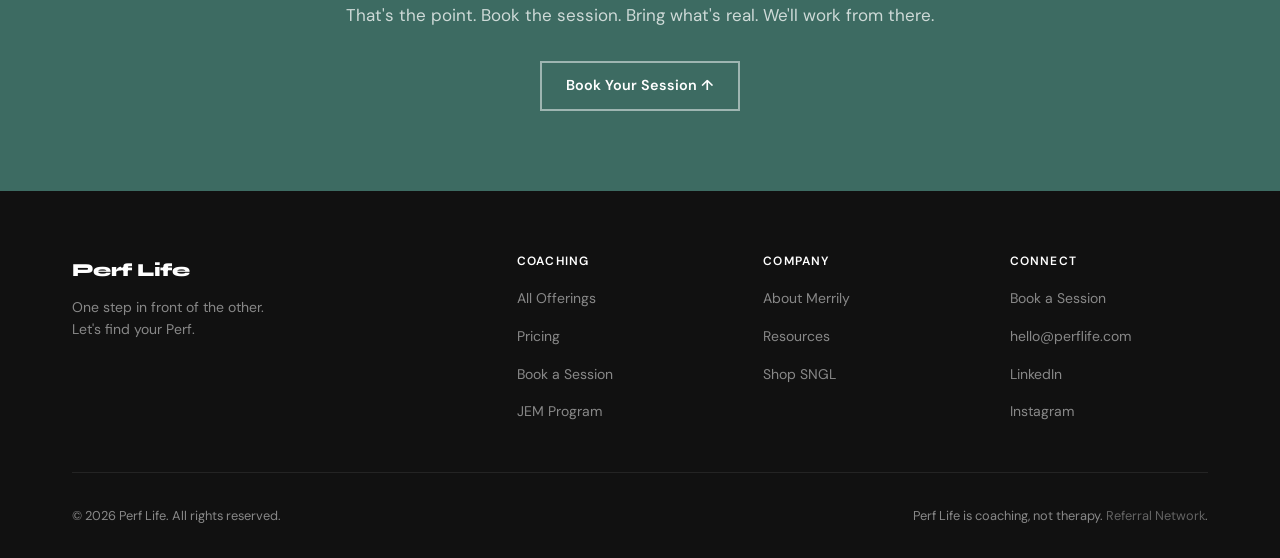
<file: book.html>
<!DOCTYPE html>
<html lang="en">
<head>
  <meta charset="UTF-8">
  <meta name="viewport" content="width=device-width, initial-scale=1.0">
  <title>Book a Session — Perf Life</title>
  <meta name="description" content="Book a complimentary Discovery Session with Merrily Mellick. Bring your real situation — we'll find clarity together.">
  <link rel="preconnect" href="https://fonts.googleapis.com">
  <link rel="preconnect" href="https://fonts.gstatic.com" crossorigin>
  <link href="https://fonts.googleapis.com/css2?family=Syne:wght@700;800&family=DM+Sans:ital,opsz,wght@0,9..40,400;0,9..40,500;1,9..40,400&display=swap" rel="stylesheet">
  <link rel="stylesheet" href="css/style.css">
</head>
<body>

  <nav class="nav" aria-label="Main navigation">
    <div class="nav__inner">
      <a class="nav__logo" href="index.html">
        <img class="nav__logo-mark" src="assets/perf-logo-walker.png" alt="">
        Perf Life
      </a>
      <ul class="nav__links" role="list">
        <li><a href="coaching.html">Coaching</a></li>
        <li><a href="jem-program.html">JEM Program</a></li>
        <li><a href="resources.html">Resources</a></li>
        <li><a href="shop.html">Shop</a></li>
        <li><a href="about.html">About</a></li>
        <li><a href="book.html" class="nav__cta">Book a Session</a></li>
      </ul>
      <button class="nav__burger" aria-label="Open menu" aria-expanded="false">
        <span></span><span></span><span></span>
      </button>
    </div>
  </nav>
  <div class="nav__drawer">
    <a href="coaching.html">Coaching</a>
    <a href="jem-program.html">JEM Program</a>
    <a href="resources.html">Resources</a>
    <a href="shop.html">Shop</a>
    <a href="about.html">About</a>
    <a href="book.html">Book a Session →</a>
  </div>

  <!-- HERO -->
  <section class="hero hero--page">
    <div class="hero__bg" aria-hidden="true"></div>
    <div class="container">
      <div class="hero__inner">
        <div class="hero__content">
          <span class="eyebrow hero__eyebrow">Book a Session</span>
          <h1 class="hero__title">Start here.</h1>
          <p class="hero__lead">The Discovery Session is complimentary. Bring whatever is most on your mind. We'll sort it together and find your clearest next step — with no obligation to continue.</p>
        </div>
      </div>
    </div>
  </section>

  <!-- WHAT TO EXPECT -->
  <section class="section section--stone">
    <div class="container">
      <div class="section-head section-head--center reveal">
        <span class="eyebrow">What to Expect</span>
        <h2>What happens in a Discovery Session.</h2>
      </div>
      <div class="grid grid--3">
        <div class="card card--stone reveal" style="text-align:center;">
          <div style="font-family:'Space Grotesk',sans-serif;font-size:2rem;font-weight:700;color:var(--blue);line-height:1;margin-bottom:0.5rem;">45'</div>
          <h3>The conversation</h3>
          <p>You bring what's real. Merrily listens — fully, without judgment. No scripts, no formulas.</p>
        </div>
        <div class="card card--stone reveal" style="text-align:center;">
          <div style="font-family:'Space Grotesk',sans-serif;font-size:2rem;font-weight:700;color:var(--blue);line-height:1;margin-bottom:0.5rem;">🧭</div>
          <h3>The clarity</h3>
          <p>By the end, you'll leave with a clearer sense of what you're actually navigating and what the right next step looks like.</p>
        </div>
        <div class="card card--stone reveal" style="text-align:center;">
          <div style="font-family:'Space Grotesk',sans-serif;font-size:2rem;font-weight:700;color:var(--blue);line-height:1;margin-bottom:0.5rem;">→</div>
          <h3>The choice</h3>
          <p>If it feels like the right fit, we talk about continuing. If not, that's completely okay. No pressure — ever.</p>
        </div>
      </div>
    </div>
  </section>

  <!-- CALENDAR -->
  <section class="section">
    <div class="container">
      <div class="section-head reveal">
        <span class="eyebrow">Schedule</span>
        <h2>Pick a time that works.</h2>
        <p class="lead">Sessions are conducted via Zoom. Cal.com handles scheduling — just pick a slot and you'll get a confirmation with everything you need.</p>
      </div>

      <!-- Cal.com embed — replace 'your-cal-username/discovery-session' with real cal link -->
      <div class="cal-wrap reveal" id="cal-booking">
        <div style="min-width:320px;height:700px;" id="my-cal-inline"></div>
      </div>

      <p style="margin-top:1rem;font-size:0.825rem;color:var(--ink-2);text-align:center;" class="reveal">
        Prefer email? Reach Merrily directly at <a href="mailto:hello@perflife.com" style="color:var(--blue);">hello@perflife.com</a>
      </p>
    </div>
  </section>

  <!-- FAQ -->
  <section class="section section--stone">
    <div class="container" style="max-width:720px;">
      <div class="section-head reveal">
        <span class="eyebrow">Questions</span>
        <h2>Before you book.</h2>
      </div>
      <div class="faq reveal">
        <div class="faq__item">
          <button class="faq__q">Is the Discovery Session really free? <span class="faq__icon" aria-hidden="true"></span></button>
          <div class="faq__a">Yes, entirely. The Discovery Session is complimentary — no credit card, no commitment, no pitch at the end. It's a genuine conversation to see if Perf Life coaching is the right fit for you.</div>
        </div>
        <div class="faq__item">
          <button class="faq__q">What should I prepare? <span class="faq__icon" aria-hidden="true"></span></button>
          <div class="faq__a">Nothing formal. Just bring what's most alive for you right now — the decision you're stuck on, the situation that keeps circling back, or even just a vague sense that something needs to shift. Merrily will help you name it.</div>
        </div>
        <div class="faq__item">
          <button class="faq__q">How is this different from therapy? <span class="faq__icon" aria-hidden="true"></span></button>
          <div class="faq__a">Coaching is forward-focused — it's about clarity, decisions, and momentum from where you are now. Therapy is clinically trained and often focuses on past patterns and mental health treatment. Merrily is not a licensed therapist and will refer out when therapy is the right fit.</div>
        </div>
        <div class="faq__item">
          <button class="faq__q">What does ongoing coaching look like? <span class="faq__icon" aria-hidden="true"></span></button>
          <div class="faq__a">Most clients do 1–4 sessions per month, depending on what they're navigating. Sessions are typically 60 minutes via Zoom. Between sessions, clients have access to the Perf Life frameworks and can reach Merrily with quick questions. Cadence is always flexible.</div>
        </div>
        <div class="faq__item">
          <button class="faq__q">Can I do Walk &amp; Talk if I'm not nearby? <span class="faq__icon" aria-hidden="true"></span></button>
          <div class="faq__a">Absolutely — Walk &amp; Talk sessions happen over Zoom, with both Merrily and the client walking separately in their own locations. It's a surprisingly effective way to think through complex situations.</div>
        </div>
        <div class="faq__item">
          <button class="faq__q">What's the pricing structure? <span class="faq__icon" aria-hidden="true"></span></button>
          <div class="faq__a">Single sessions are $60/hour. Monthly packages start at $220 for four sessions. These are introductory rates while Merrily completes her ICF credentialing. <a href="coaching.html#pricing" style="color:var(--blue);">See full pricing →</a></div>
        </div>
      </div>
    </div>
  </section>

  <!-- FINAL CTA -->
  <section class="cta-strip">
    <div class="container">
      <div class="reveal">
        <span class="eyebrow" style="color:var(--blue-pale);opacity:1;">One Step</span>
        <h2>You don't have to have it figured out.</h2>
        <p>That's the point. Book the session. Bring what's real. We'll work from there.</p>
        <a href="#cal-booking" class="btn btn--outline">Book Your Session ↑</a>
      </div>
    </div>
  </section>

  <footer class="footer">
    <div class="container">
      <div class="footer__grid">
        <div>
          <div class="footer__brand">Perf Life</div>
          <p class="footer__tagline">One step in front of the other.<br>Let's find your Perf.</p>
        </div>
        <div class="footer__col">
          <h4>Coaching</h4>
          <ul>
            <li><a href="coaching.html">All Offerings</a></li>
            <li><a href="coaching.html#pricing">Pricing</a></li>
            <li><a href="book.html">Book a Session</a></li>
            <li><a href="jem-program.html">JEM Program</a></li>
          </ul>
        </div>
        <div class="footer__col">
          <h4>Company</h4>
          <ul>
            <li><a href="about.html">About Merrily</a></li>
            <li><a href="resources.html">Resources</a></li>
            <li><a href="shop.html">Shop SNGL</a></li>
          </ul>
        </div>
        <div class="footer__col">
          <h4>Connect</h4>
          <ul>
            <li><a href="book.html">Book a Session</a></li>
            <li><a href="mailto:hello@perflife.com">hello@perflife.com</a></li>
            <li><a href="#">LinkedIn</a></li>
            <li><a href="#">Instagram</a></li>
          </ul>
        </div>
      </div>
      <div class="footer__bottom">
        <span>© 2026 Perf Life. All rights reserved.</span>
        <span>Perf Life is coaching, not therapy. <a href="#">Referral Network</a>.</span>
      </div>
    </div>
  </footer>

  <!-- Cal.com embed script — replace 'your-cal-username' with real username -->
  <script type="text/javascript">
    (function (C, A, L) {
      let p = function (a, ar) { a.q.push(ar); };
      let d = C.document;
      C.Cal = C.Cal || function () {
        let cal = C.Cal;
        let ar = arguments;
        if (!cal.loaded) {
          cal.ns = {};
          cal.q = cal.q || [];
          d.head.appendChild(d.createElement('script')).src = A;
          cal.loaded = true;
        }
        if (ar[0] === L) {
          const api = function () { p(api, arguments); };
          const namespace = ar[1];
          api.q = api.q || [];
          if (typeof namespace === 'string') {
            cal.ns[namespace] = cal.ns[namespace] || api;
            p(cal.ns[namespace], ar);
            p(cal, ['initNamespace', namespace]);
          } else p(cal, ar);
          return;
        }
        p(cal, ar);
      };
    })(window, 'https://app.cal.com/embed/embed.js', 'init');
    Cal('init', 'discovery-session', { origin: 'https://cal.com' });
    Cal.ns['discovery-session']('inline', {
      elementOrSelector: '#my-cal-inline',
      config: { layout: 'month_view' },
      calLink: 'your-cal-username/discovery-session'
    });
    Cal.ns['discovery-session']('ui', {
      hideEventTypeDetails: false,
      layout: 'month_view'
    });
  </script>

  <script src="js/main.js"></script>
</body>
</html>
</file>
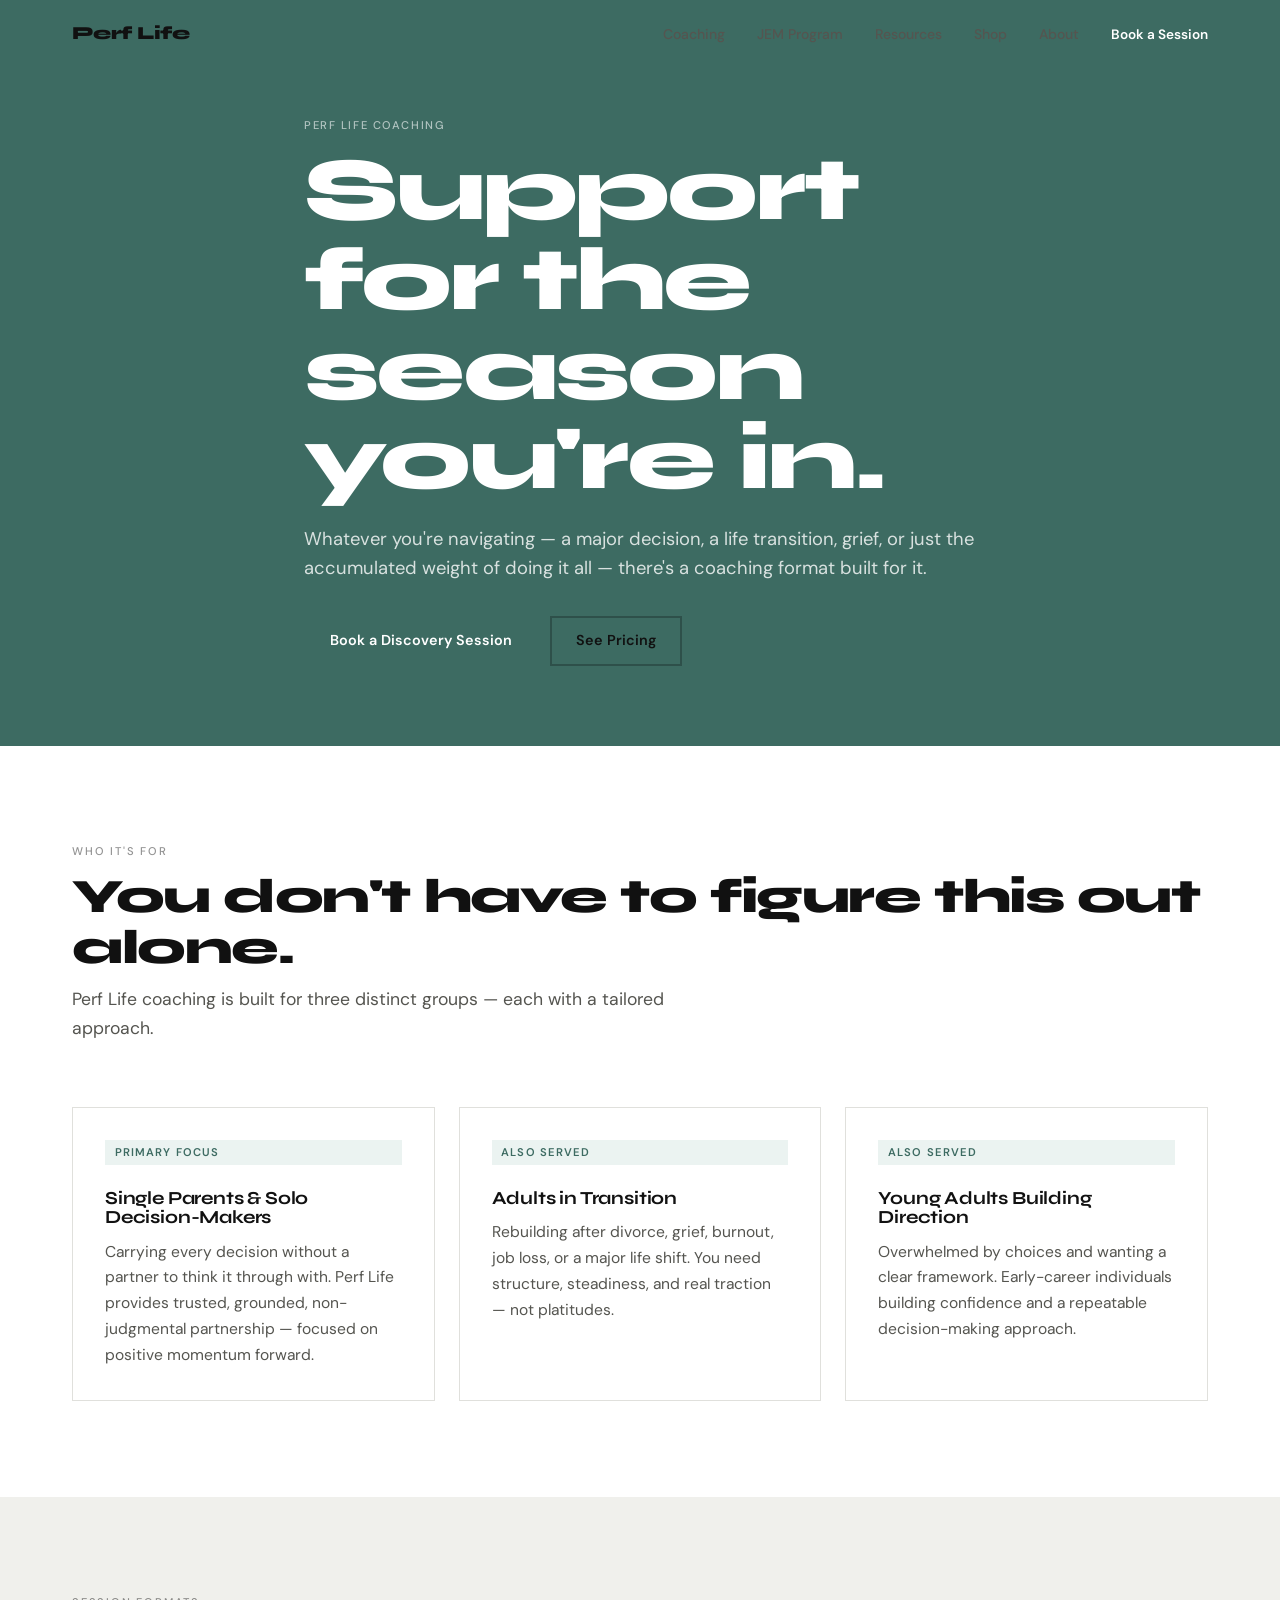
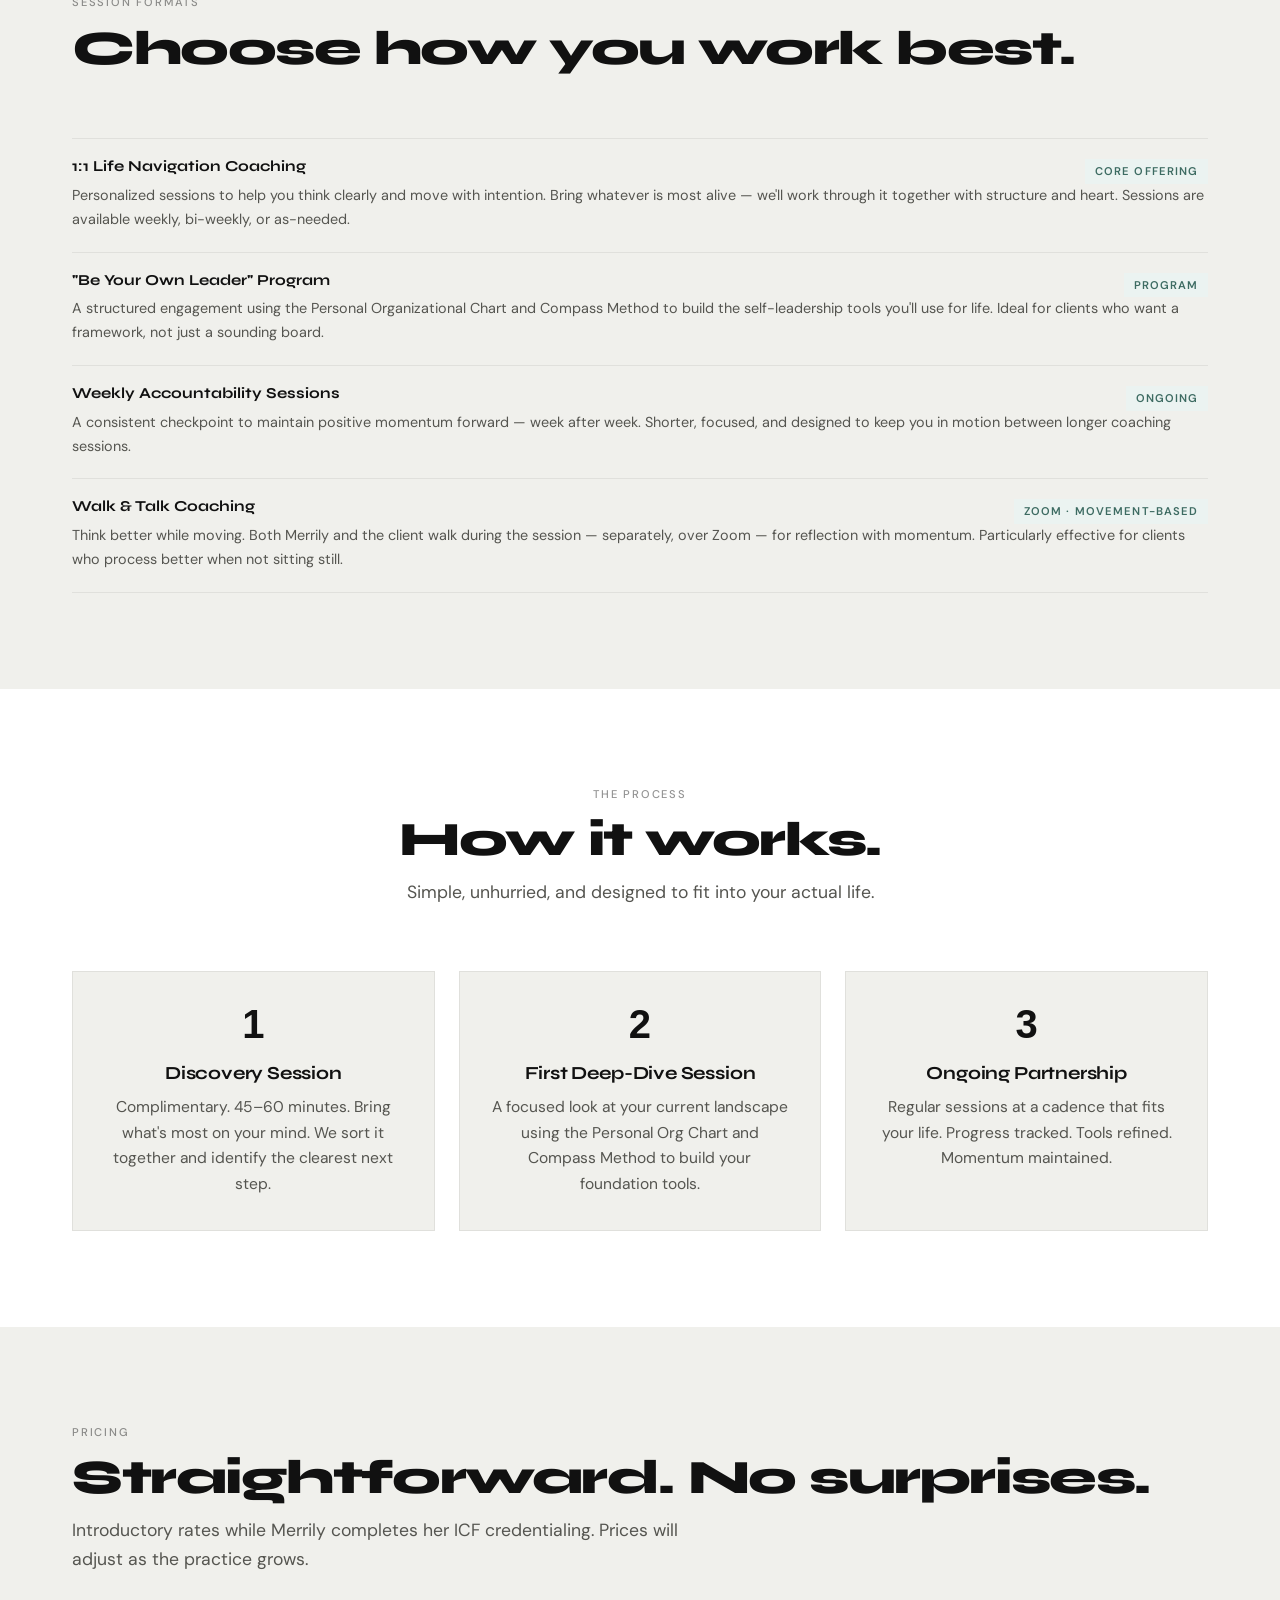
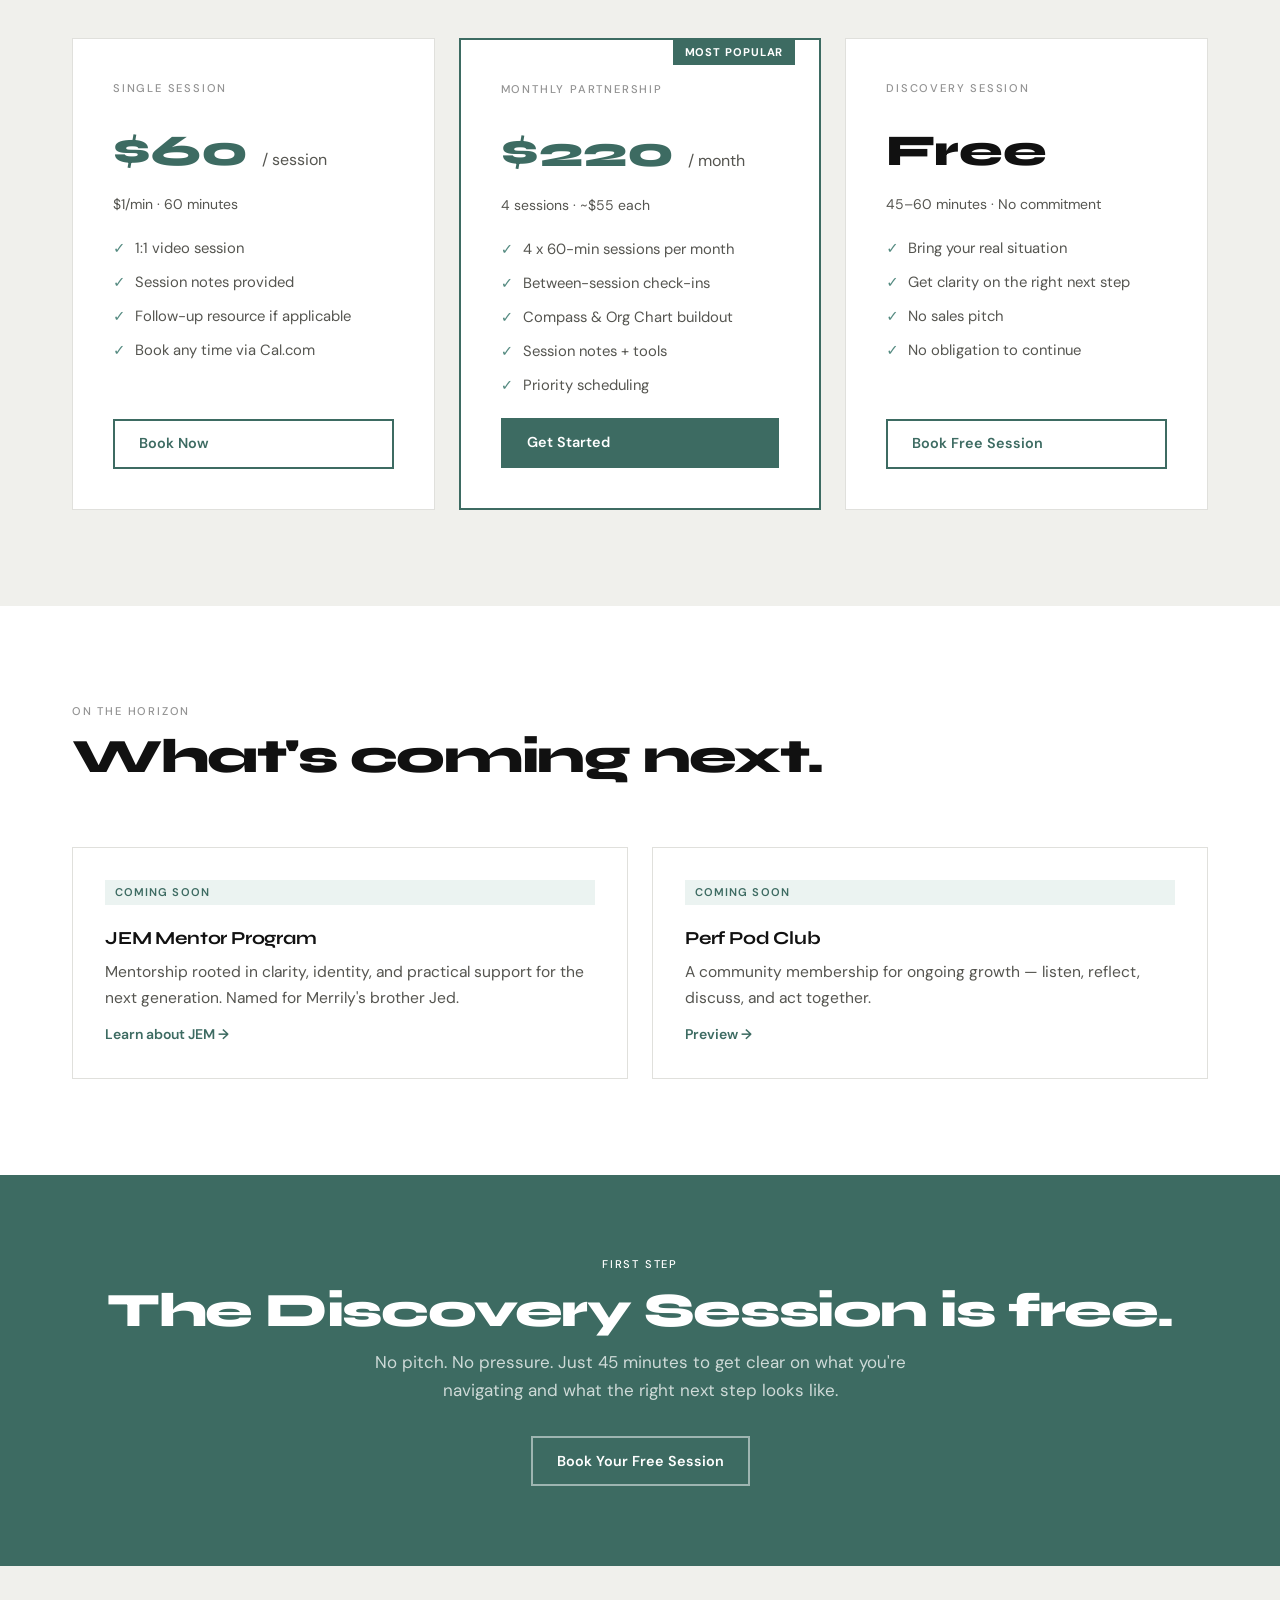
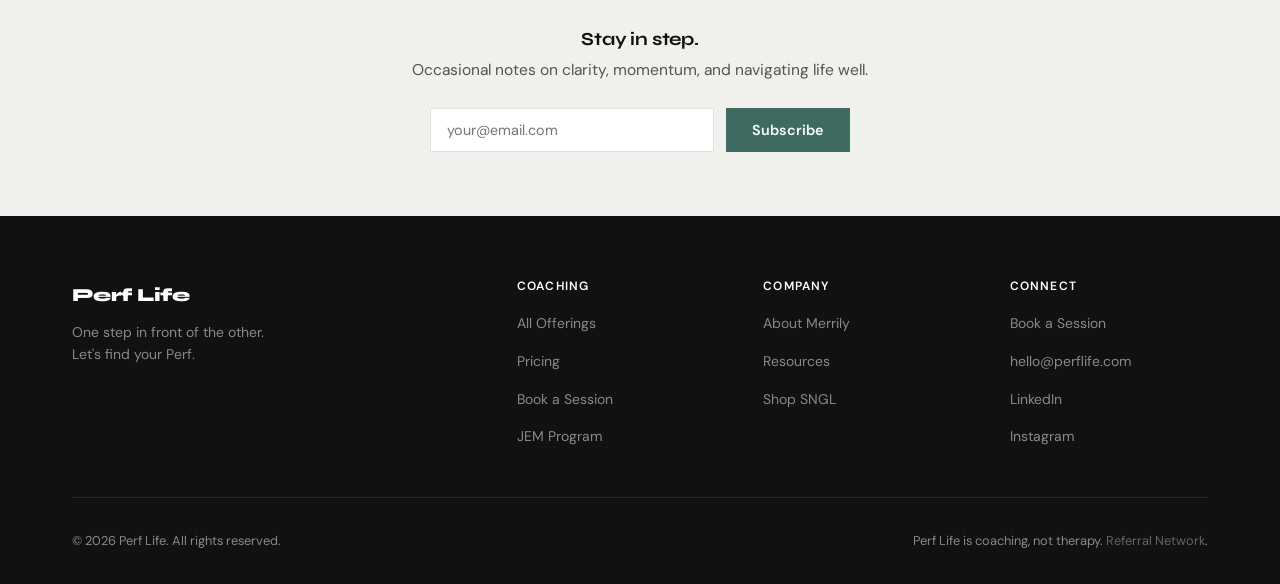
<file: coaching.html>
<!DOCTYPE html>
<html lang="en">
<head>
  <meta charset="UTF-8">
  <meta name="viewport" content="width=device-width, initial-scale=1.0">
  <title>Coaching — Perf Life</title>
  <meta name="description" content="1:1 life navigation coaching, the Be Your Own Leader program, Walk & Talk sessions, and more. Find the support style that fits your season.">
  <link rel="preconnect" href="https://fonts.googleapis.com">
  <link rel="preconnect" href="https://fonts.gstatic.com" crossorigin>
  <link href="https://fonts.googleapis.com/css2?family=Syne:wght@700;800&family=DM+Sans:ital,opsz,wght@0,9..40,400;0,9..40,500;1,9..40,400&display=swap" rel="stylesheet">
  <link rel="stylesheet" href="css/style.css">
</head>
<body>

  <nav class="nav" aria-label="Main navigation">
    <div class="nav__inner">
      <a class="nav__logo" href="index.html">
        <img class="nav__logo-mark" src="assets/perf-logo-walker.png" alt="">
        Perf Life
      </a>
      <ul class="nav__links" role="list">
        <li><a href="coaching.html">Coaching</a></li>
        <li><a href="jem-program.html">JEM Program</a></li>
        <li><a href="resources.html">Resources</a></li>
        <li><a href="shop.html">Shop</a></li>
        <li><a href="about.html">About</a></li>
        <li><a href="book.html" class="nav__cta">Book a Session</a></li>
      </ul>
      <button class="nav__burger" aria-label="Open menu" aria-expanded="false">
        <span></span><span></span><span></span>
      </button>
    </div>
  </nav>
  <div class="nav__drawer">
    <a href="coaching.html">Coaching</a>
    <a href="jem-program.html">JEM Program</a>
    <a href="resources.html">Resources</a>
    <a href="shop.html">Shop</a>
    <a href="about.html">About</a>
    <a href="book.html">Book a Session →</a>
  </div>

  <!-- HERO -->
  <section class="hero hero--page">
    <div class="hero__bg" aria-hidden="true"></div>
    <div class="container">
      <div class="hero__inner">
        <div class="hero__content">
          <span class="eyebrow hero__eyebrow">Perf Life Coaching</span>
          <h1 class="hero__title">Support for the season you're in.</h1>
          <p class="hero__lead">Whatever you're navigating — a major decision, a life transition, grief, or just the accumulated weight of doing it all — there's a coaching format built for it.</p>
          <div class="btn-row">
            <a href="book.html" class="btn btn--primary">Book a Discovery Session</a>
            <a href="#pricing" class="btn btn--outline">See Pricing</a>
          </div>
        </div>
      </div>
    </div>
  </section>

  <!-- WHO IT'S FOR -->
  <section class="section">
    <div class="container">
      <div class="section-head reveal">
        <span class="eyebrow">Who It's For</span>
        <h2>You don't have to figure this out alone.</h2>
        <p class="lead">Perf Life coaching is built for three distinct groups — each with a tailored approach.</p>
      </div>
      <div class="grid grid--3">
        <div class="card reveal">
          <span class="tag">Primary Focus</span>
          <h3 style="margin-top:0.75rem;">Single Parents &amp; Solo Decision-Makers</h3>
          <p>Carrying every decision without a partner to think it through with. Perf Life provides trusted, grounded, non-judgmental partnership — focused on positive momentum forward.</p>
        </div>
        <div class="card reveal">
          <span class="tag">Also Served</span>
          <h3 style="margin-top:0.75rem;">Adults in Transition</h3>
          <p>Rebuilding after divorce, grief, burnout, job loss, or a major life shift. You need structure, steadiness, and real traction — not platitudes.</p>
        </div>
        <div class="card reveal">
          <span class="tag">Also Served</span>
          <h3 style="margin-top:0.75rem;">Young Adults Building Direction</h3>
          <p>Overwhelmed by choices and wanting a clear framework. Early-career individuals building confidence and a repeatable decision-making approach.</p>
        </div>
      </div>
    </div>
  </section>

  <!-- OFFERINGS -->
  <section class="section section--stone">
    <div class="container">
      <div class="section-head reveal">
        <span class="eyebrow">Session Formats</span>
        <h2>Choose how you work best.</h2>
      </div>
      <div class="framework-list">
        <div class="framework-item reveal">
          <div style="display:flex;justify-content:space-between;align-items:flex-start;gap:1rem;flex-wrap:wrap;">
            <h4>1:1 Life Navigation Coaching</h4>
            <span class="tag">Core Offering</span>
          </div>
          <p>Personalized sessions to help you think clearly and move with intention. Bring whatever is most alive — we'll work through it together with structure and heart. Sessions are available weekly, bi-weekly, or as-needed.</p>
        </div>
        <div class="framework-item reveal">
          <div style="display:flex;justify-content:space-between;align-items:flex-start;gap:1rem;flex-wrap:wrap;">
            <h4>"Be Your Own Leader" Program</h4>
            <span class="tag">Program</span>
          </div>
          <p>A structured engagement using the Personal Organizational Chart and Compass Method to build the self-leadership tools you'll use for life. Ideal for clients who want a framework, not just a sounding board.</p>
        </div>
        <div class="framework-item reveal">
          <div style="display:flex;justify-content:space-between;align-items:flex-start;gap:1rem;flex-wrap:wrap;">
            <h4>Weekly Accountability Sessions</h4>
            <span class="tag">Ongoing</span>
          </div>
          <p>A consistent checkpoint to maintain positive momentum forward — week after week. Shorter, focused, and designed to keep you in motion between longer coaching sessions.</p>
        </div>
        <div class="framework-item reveal">
          <div style="display:flex;justify-content:space-between;align-items:flex-start;gap:1rem;flex-wrap:wrap;">
            <h4>Walk &amp; Talk Coaching</h4>
            <span class="tag">Zoom · Movement-Based</span>
          </div>
          <p>Think better while moving. Both Merrily and the client walk during the session — separately, over Zoom — for reflection with momentum. Particularly effective for clients who process better when not sitting still.</p>
        </div>
      </div>
    </div>
  </section>

  <!-- HOW IT WORKS -->
  <section class="section">
    <div class="container">
      <div class="section-head section-head--center reveal">
        <span class="eyebrow">The Process</span>
        <h2>How it works.</h2>
        <p class="lead">Simple, unhurried, and designed to fit into your actual life.</p>
      </div>
      <div class="grid grid--3">
        <div class="card card--stone reveal" style="text-align:center;">
          <div style="font-family:'Space Grotesk',sans-serif;font-size:2.5rem;font-weight:700;color:var(--blue);line-height:1;margin-bottom:0.5rem;">1</div>
          <h3>Discovery Session</h3>
          <p>Complimentary. 45–60 minutes. Bring what's most on your mind. We sort it together and identify the clearest next step.</p>
        </div>
        <div class="card card--stone reveal" style="text-align:center;">
          <div style="font-family:'Space Grotesk',sans-serif;font-size:2.5rem;font-weight:700;color:var(--blue);line-height:1;margin-bottom:0.5rem;">2</div>
          <h3>First Deep-Dive Session</h3>
          <p>A focused look at your current landscape using the Personal Org Chart and Compass Method to build your foundation tools.</p>
        </div>
        <div class="card card--stone reveal" style="text-align:center;">
          <div style="font-family:'Space Grotesk',sans-serif;font-size:2.5rem;font-weight:700;color:var(--blue);line-height:1;margin-bottom:0.5rem;">3</div>
          <h3>Ongoing Partnership</h3>
          <p>Regular sessions at a cadence that fits your life. Progress tracked. Tools refined. Momentum maintained.</p>
        </div>
      </div>
    </div>
  </section>

  <!-- PRICING -->
  <section class="section section--stone" id="pricing">
    <div class="container">
      <div class="section-head reveal">
        <span class="eyebrow">Pricing</span>
        <h2>Straightforward. No surprises.</h2>
        <p class="lead">Introductory rates while Merrily completes her ICF credentialing. Prices will adjust as the practice grows.</p>
      </div>
      <div class="grid grid--3">
        <div class="pricing-card reveal">
          <span class="eyebrow">Single Session</span>
          <div class="pricing__price">$60 <span>/ session</span></div>
          <p style="font-size:0.875rem;color:var(--ink-2);">$1/min · 60 minutes</p>
          <ul class="pricing__features">
            <li>1:1 video session</li>
            <li>Session notes provided</li>
            <li>Follow-up resource if applicable</li>
            <li>Book any time via Cal.com</li>
          </ul>
          <a href="book.html" class="btn btn--outline-dark" style="margin-top:auto;">Book Now</a>
        </div>
        <div class="pricing-card pricing-card--featured reveal">
          <span class="eyebrow">Monthly Partnership</span>
          <div class="pricing__price">$220 <span>/ month</span></div>
          <p style="font-size:0.875rem;color:var(--ink-2);">4 sessions · ~$55 each</p>
          <ul class="pricing__features">
            <li>4 x 60-min sessions per month</li>
            <li>Between-session check-ins</li>
            <li>Compass &amp; Org Chart buildout</li>
            <li>Session notes + tools</li>
            <li>Priority scheduling</li>
          </ul>
          <a href="book.html" class="btn btn--primary" style="margin-top:auto;">Get Started</a>
        </div>
        <div class="pricing-card reveal">
          <span class="eyebrow">Discovery Session</span>
          <div class="pricing__price" style="color:var(--blue-mid);">Free</div>
          <p style="font-size:0.875rem;color:var(--ink-2);">45–60 minutes · No commitment</p>
          <ul class="pricing__features">
            <li>Bring your real situation</li>
            <li>Get clarity on the right next step</li>
            <li>No sales pitch</li>
            <li>No obligation to continue</li>
          </ul>
          <a href="book.html" class="btn btn--outline-dark" style="margin-top:auto;">Book Free Session</a>
        </div>
      </div>
    </div>
  </section>

  <!-- COMING SOON -->
  <section class="section">
    <div class="container">
      <div class="section-head reveal">
        <span class="eyebrow">On the Horizon</span>
        <h2>What's coming next.</h2>
      </div>
      <div class="grid grid--2">
        <div class="card reveal">
          <span class="tag">Coming Soon</span>
          <h3 style="margin-top:0.75rem;">JEM Mentor Program</h3>
          <p>Mentorship rooted in clarity, identity, and practical support for the next generation. Named for Merrily's brother Jed.</p>
          <a href="jem-program.html">Learn about JEM →</a>
        </div>
        <div class="card reveal">
          <span class="tag">Coming Soon</span>
          <h3 style="margin-top:0.75rem;">Perf Pod Club</h3>
          <p>A community membership for ongoing growth — listen, reflect, discuss, and act together.</p>
          <a href="resources.html">Preview →</a>
        </div>
      </div>
    </div>
  </section>

  <!-- CTA -->
  <section class="cta-strip">
    <div class="container">
      <div class="reveal">
        <span class="eyebrow" style="color:var(--blue-pale);opacity:1;">First Step</span>
        <h2>The Discovery Session is free.</h2>
        <p>No pitch. No pressure. Just 45 minutes to get clear on what you're navigating and what the right next step looks like.</p>
        <a href="book.html" class="btn btn--outline">Book Your Free Session</a>
      </div>
    </div>
  </section>

  <section class="newsletter">
    <div class="container">
      <h3 class="reveal">Stay in step.</h3>
      <p class="reveal">Occasional notes on clarity, momentum, and navigating life well.</p>
      <form class="newsletter__form reveal" novalidate>
        <input type="email" placeholder="your@email.com" aria-label="Email address">
        <button type="submit" class="btn btn--primary">Subscribe</button>
      </form>
    </div>
  </section>

  <footer class="footer">
    <div class="container">
      <div class="footer__grid">
        <div>
          <div class="footer__brand">Perf Life</div>
          <p class="footer__tagline">One step in front of the other.<br>Let's find your Perf.</p>
        </div>
        <div class="footer__col">
          <h4>Coaching</h4>
          <ul>
            <li><a href="coaching.html">All Offerings</a></li>
            <li><a href="coaching.html#pricing">Pricing</a></li>
            <li><a href="book.html">Book a Session</a></li>
            <li><a href="jem-program.html">JEM Program</a></li>
          </ul>
        </div>
        <div class="footer__col">
          <h4>Company</h4>
          <ul>
            <li><a href="about.html">About Merrily</a></li>
            <li><a href="resources.html">Resources</a></li>
            <li><a href="shop.html">Shop SNGL</a></li>
          </ul>
        </div>
        <div class="footer__col">
          <h4>Connect</h4>
          <ul>
            <li><a href="book.html">Book a Session</a></li>
            <li><a href="mailto:hello@perflife.com">hello@perflife.com</a></li>
            <li><a href="#">LinkedIn</a></li>
            <li><a href="#">Instagram</a></li>
          </ul>
        </div>
      </div>
      <div class="footer__bottom">
        <span>© 2026 Perf Life. All rights reserved.</span>
        <span>Perf Life is coaching, not therapy. <a href="#">Referral Network</a>.</span>
      </div>
    </div>
  </footer>

  <script src="js/main.js"></script>
</body>
</html>
</file>
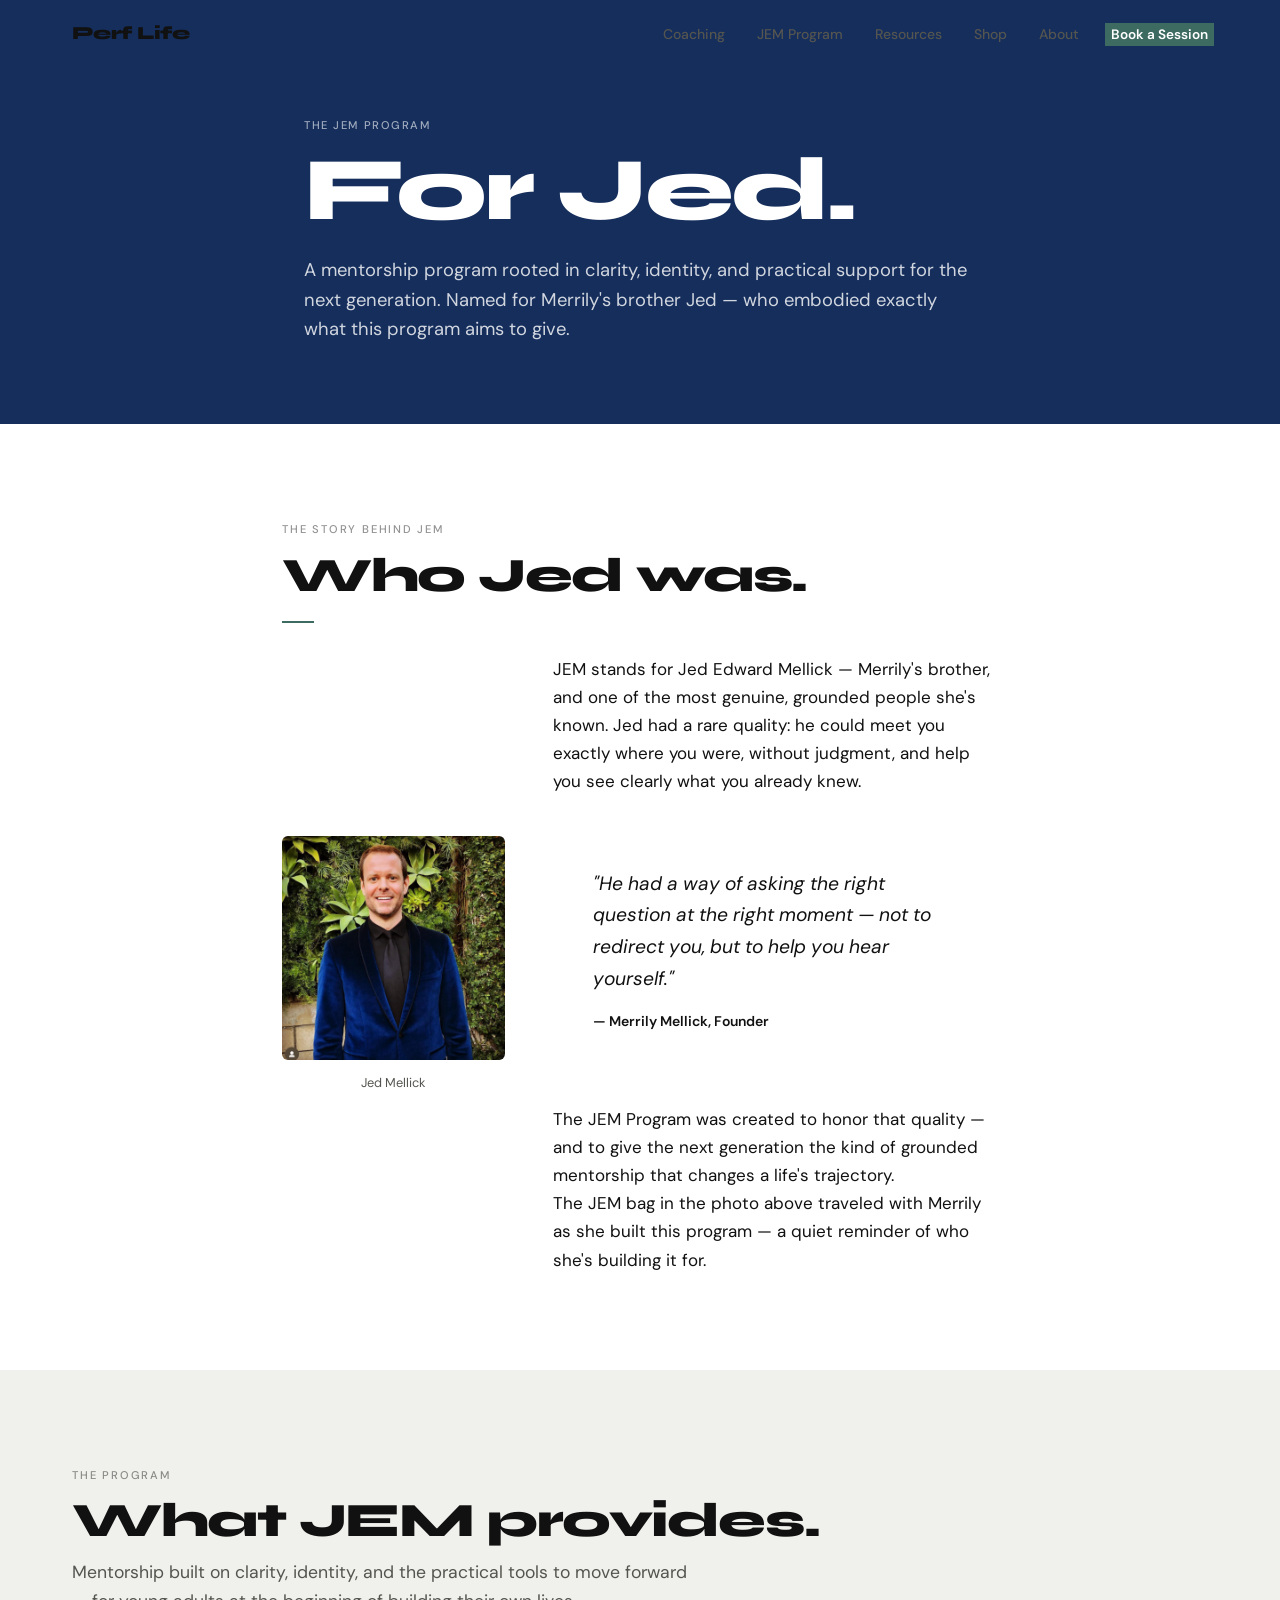
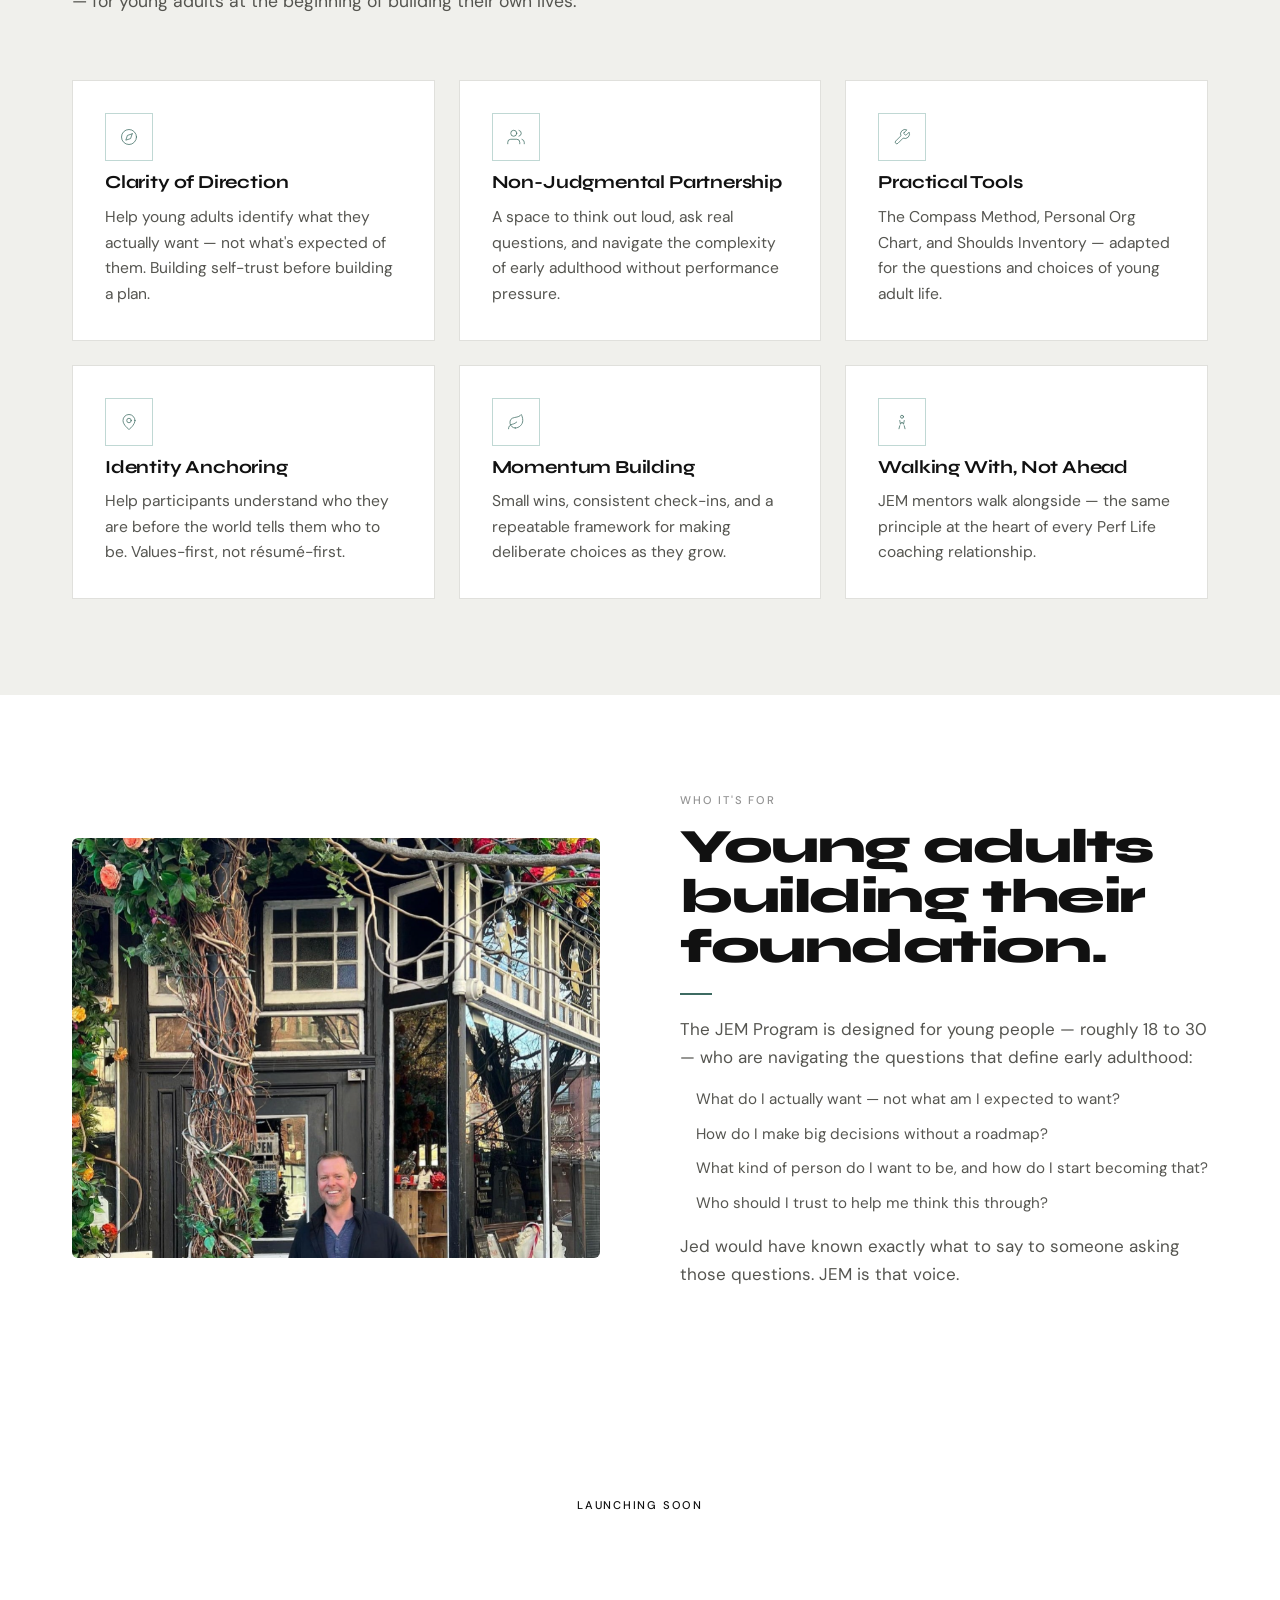
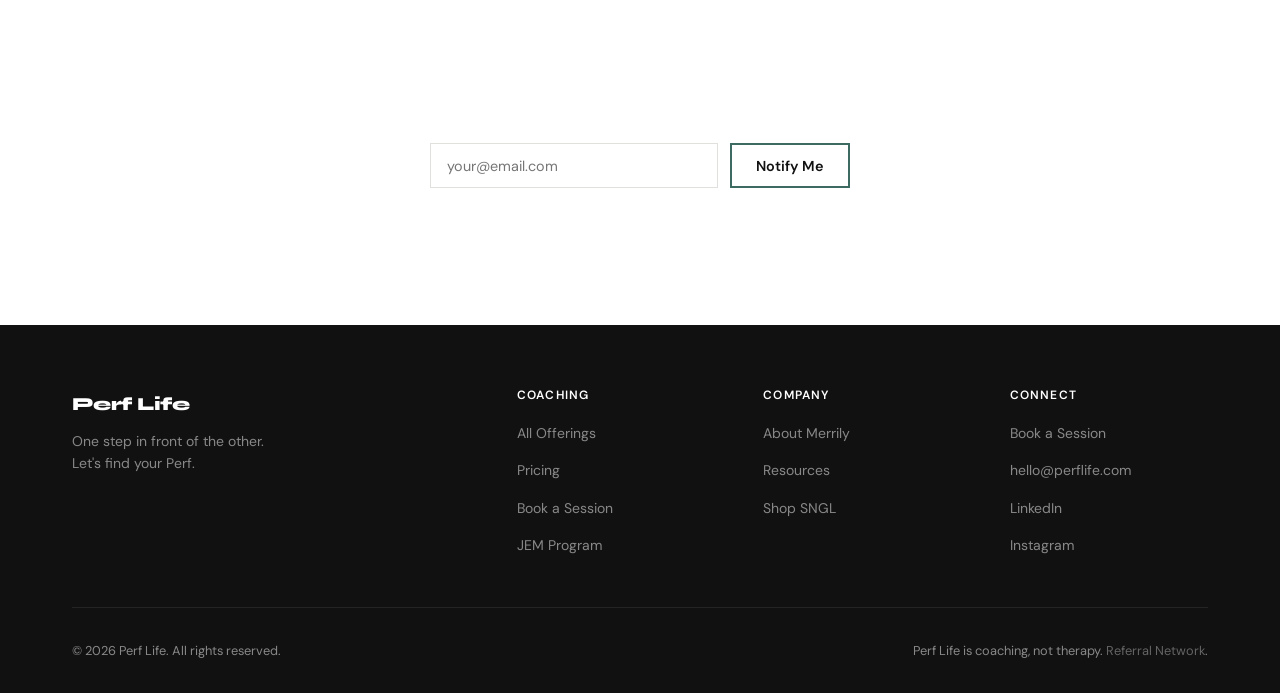
<file: jem-program.html>
<!DOCTYPE html>
<html lang="en">
<head>
  <meta charset="UTF-8">
  <meta name="viewport" content="width=device-width, initial-scale=1.0">
  <title>JEM Program — Perf Life</title>
  <meta name="description" content="The JEM Mentor Program honors Merrily's brother Jed through mentorship and practical support for the next generation.">
  <link rel="preconnect" href="https://fonts.googleapis.com">
  <link rel="preconnect" href="https://fonts.gstatic.com" crossorigin>
  <link href="https://fonts.googleapis.com/css2?family=Syne:wght@700;800&family=DM+Sans:ital,opsz,wght@0,9..40,400;0,9..40,500;1,9..40,400&display=swap" rel="stylesheet">
  <link rel="stylesheet" href="css/style.css">
  <style>
    .jem-hero { background: #152E5C; } /* slightly deeper blue for JEM */
    .jem-quote {
      background: var(--blue-xpale);
      border-left: 4px solid var(--blue);
      padding: 2rem 2.5rem;
      border-radius: 0 var(--radius) var(--radius) 0;
      font-size: 1.2rem;
      font-style: italic;
      line-height: 1.65;
      color: var(--ink);
      margin: 2.5rem 0;
    }
    .jem-quote cite {
      display: block;
      margin-top: 1rem;
      font-style: normal;
      font-size: 0.875rem;
      font-weight: 600;
      color: var(--blue);
    }
  </style>
</head>
<body>

  <nav class="nav" aria-label="Main navigation">
    <div class="nav__inner">
      <a class="nav__logo" href="index.html">
        <img class="nav__logo-mark" src="assets/perf-logo-walker.png" alt="">
        Perf Life
      </a>
      <ul class="nav__links" role="list">
        <li><a href="coaching.html">Coaching</a></li>
        <li><a href="jem-program.html">JEM Program</a></li>
        <li><a href="resources.html">Resources</a></li>
        <li><a href="shop.html">Shop</a></li>
        <li><a href="about.html">About</a></li>
        <li><a href="book.html" class="nav__cta">Book a Session</a></li>
      </ul>
      <button class="nav__burger" aria-label="Open menu" aria-expanded="false">
        <span></span><span></span><span></span>
      </button>
    </div>
  </nav>
  <div class="nav__drawer">
    <a href="coaching.html">Coaching</a>
    <a href="jem-program.html">JEM Program</a>
    <a href="resources.html">Resources</a>
    <a href="shop.html">Shop</a>
    <a href="about.html">About</a>
    <a href="book.html">Book a Session →</a>
  </div>

  <!-- HERO -->
  <section class="hero hero--page jem-hero">
    <div class="hero__bg" style="background-image:url('assets/jem-bag.jpg');opacity:0.18;" aria-hidden="true"></div>
    <div class="container">
      <div class="hero__inner">
        <div class="hero__content">
          <span class="eyebrow hero__eyebrow">The JEM Program</span>
          <h1 class="hero__title">For Jed.</h1>
          <p class="hero__lead">A mentorship program rooted in clarity, identity, and practical support for the next generation. Named for Merrily's brother Jed — who embodied exactly what this program aims to give.</p>
        </div>
      </div>
    </div>
  </section>

  <!-- JED'S STORY -->
  <section class="section">
    <div class="container" style="max-width:780px;">
      <div class="reveal">
        <span class="eyebrow">The Story Behind JEM</span>
        <h2>Who Jed was.</h2>
        <div class="divider"></div>
      </div>
      <div class="media-text reveal" style="grid-template-columns:1fr 2fr;gap:3rem;margin-top:2rem;">
        <div>
          <img src="assets/jed-portrait.jpg" alt="Jed — the inspiration for the JEM Program" style="width:100%;border-radius:6px;object-fit:cover;">
          <p style="font-size:0.8rem;color:var(--ink-2);margin-top:0.75rem;text-align:center;">Jed Mellick</p>
        </div>
        <div>
          <p>JEM stands for Jed Edward Mellick — Merrily's brother, and one of the most genuine, grounded people she's known. Jed had a rare quality: he could meet you exactly where you were, without judgment, and help you see clearly what you already knew.</p>
          <blockquote class="jem-quote">
            "He had a way of asking the right question at the right moment — not to redirect you, but to help you hear yourself."
            <cite>— Merrily Mellick, Founder</cite>
          </blockquote>
          <p>The JEM Program was created to honor that quality — and to give the next generation the kind of grounded mentorship that changes a life's trajectory.</p>
          <p>The JEM bag in the photo above traveled with Merrily as she built this program — a quiet reminder of who she's building it for.</p>
        </div>
      </div>
    </div>
  </section>

  <!-- WHAT THE PROGRAM IS -->
  <section class="section section--stone">
    <div class="container">
      <div class="section-head reveal">
        <span class="eyebrow">The Program</span>
        <h2>What JEM provides.</h2>
        <p class="lead">Mentorship built on clarity, identity, and the practical tools to move forward — for young adults at the beginning of building their own lives.</p>
      </div>
      <div class="grid grid--3">
        <div class="card reveal">
          <div class="card__icon"><svg width="18" height="18" viewBox="0 0 24 24" fill="none" stroke="currentColor" stroke-width="var(--icon-sw,1.75)" stroke-linecap="var(--icon-lc,round)" stroke-linejoin="round" aria-hidden="true"><circle cx="12" cy="12" r="10"/><polygon points="16.24 7.76 14.12 14.12 7.76 16.24 9.88 9.88 16.24 7.76"/></svg></div>
          <h3>Clarity of Direction</h3>
          <p>Help young adults identify what they actually want — not what's expected of them. Building self-trust before building a plan.</p>
        </div>
        <div class="card reveal">
          <div class="card__icon"><svg width="18" height="18" viewBox="0 0 24 24" fill="none" stroke="currentColor" stroke-width="var(--icon-sw,1.75)" stroke-linecap="var(--icon-lc,round)" stroke-linejoin="round" aria-hidden="true"><path d="M17 21v-2a4 4 0 0 0-4-4H5a4 4 0 0 0-4 4v2"/><circle cx="9" cy="7" r="4"/><path d="M23 21v-2a4 4 0 0 0-3-3.87"/><path d="M16 3.13a4 4 0 0 1 0 7.75"/></svg></div>
          <h3>Non-Judgmental Partnership</h3>
          <p>A space to think out loud, ask real questions, and navigate the complexity of early adulthood without performance pressure.</p>
        </div>
        <div class="card reveal">
          <div class="card__icon"><svg width="18" height="18" viewBox="0 0 24 24" fill="none" stroke="currentColor" stroke-width="var(--icon-sw,1.75)" stroke-linecap="var(--icon-lc,round)" stroke-linejoin="round" aria-hidden="true"><path d="M14.7 6.3a1 1 0 0 0 0 1.4l1.6 1.6a1 1 0 0 0 1.4 0l3.77-3.77a6 6 0 0 1-7.94 7.94l-6.91 6.91a2.12 2.12 0 0 1-3-3l6.91-6.91a6 6 0 0 1 7.94-7.94l-3.76 3.76z"/></svg></div>
          <h3>Practical Tools</h3>
          <p>The Compass Method, Personal Org Chart, and Shoulds Inventory — adapted for the questions and choices of young adult life.</p>
        </div>
        <div class="card reveal">
          <div class="card__icon"><svg width="18" height="18" viewBox="0 0 24 24" fill="none" stroke="currentColor" stroke-width="var(--icon-sw,1.75)" stroke-linecap="var(--icon-lc,round)" stroke-linejoin="round" aria-hidden="true"><path d="M20 10c0 6-8 12-8 12s-8-6-8-12a8 8 0 0 1 16 0Z"/><circle cx="12" cy="10" r="3"/></svg></div>
          <h3>Identity Anchoring</h3>
          <p>Help participants understand who they are before the world tells them who to be. Values-first, not résumé-first.</p>
        </div>
        <div class="card reveal">
          <div class="card__icon"><svg width="18" height="18" viewBox="0 0 24 24" fill="none" stroke="currentColor" stroke-width="var(--icon-sw,1.75)" stroke-linecap="var(--icon-lc,round)" stroke-linejoin="round" aria-hidden="true"><path d="M11 20A7 7 0 0 1 9.8 6.1C15.5 5 17 4.48 19 2c1 2 2 4.18 2 8 0 5.5-4.78 10-10 10z"/><path d="M2 21c0-3 1.85-5.36 5.08-6C9.5 14.52 12 13 13 12"/></svg></div>
          <h3>Momentum Building</h3>
          <p>Small wins, consistent check-ins, and a repeatable framework for making deliberate choices as they grow.</p>
        </div>
        <div class="card reveal">
          <div class="card__icon"><svg width="18" height="18" viewBox="0 0 24 24" fill="none" stroke="currentColor" stroke-width="var(--icon-sw,1.75)" stroke-linecap="var(--icon-lc,round)" stroke-linejoin="round" aria-hidden="true"><circle cx="12" cy="5" r="2"/><path d="m9 10 1 5 2-3 2 3 1-5"/><path d="m8 21 1-4"/><path d="m16 21-1-4"/></svg></div>
          <h3>Walking With, Not Ahead</h3>
          <p>JEM mentors walk alongside — the same principle at the heart of every Perf Life coaching relationship.</p>
        </div>
      </div>
    </div>
  </section>

  <!-- WHO IT'S FOR -->
  <section class="section">
    <div class="container">
      <div class="media-text reveal">
        <div class="media-text__image">
          <img src="assets/jed-storefront.jpg" alt="Jed outside a storefront — one of many life chapters" style="height:420px;object-fit:cover;border-radius:6px;width:100%;">
        </div>
        <div class="media-text__content">
          <span class="eyebrow">Who It's For</span>
          <h2>Young adults building their foundation.</h2>
          <div class="divider"></div>
          <p>The JEM Program is designed for young people — roughly 18 to 30 — who are navigating the questions that define early adulthood:</p>
          <ul style="display:flex;flex-direction:column;gap:0.6rem;margin:1rem 0;padding-left:1rem;">
            <li style="color:var(--ink-2);font-size:0.95rem;">What do I actually want — not what am I expected to want?</li>
            <li style="color:var(--ink-2);font-size:0.95rem;">How do I make big decisions without a roadmap?</li>
            <li style="color:var(--ink-2);font-size:0.95rem;">What kind of person do I want to be, and how do I start becoming that?</li>
            <li style="color:var(--ink-2);font-size:0.95rem;">Who should I trust to help me think this through?</li>
          </ul>
          <p>Jed would have known exactly what to say to someone asking those questions. JEM is that voice.</p>
        </div>
      </div>
    </div>
  </section>

  <!-- INTEREST FORM -->
  <section class="section section--blue">
    <div class="container" style="max-width:640px;text-align:center;">
      <div class="reveal">
        <span class="eyebrow" style="color:var(--blue-pale);opacity:1;">Launching Soon</span>
        <h2 style="color:var(--white);">Express your interest.</h2>
        <p style="color:rgba(255,255,255,0.75);margin-bottom:2rem;">The JEM Program is actively being developed. If you're interested for yourself or someone you know, leave your email and you'll be the first to hear when enrollment opens.</p>
        <form class="newsletter__form" style="justify-content:center;" novalidate>
          <input type="email" placeholder="your@email.com" aria-label="Email address">
          <button type="submit" class="btn btn--primary" style="background:var(--white);color:var(--blue);">Notify Me</button>
        </form>
        <p style="margin-top:1.25rem;font-size:0.8rem;color:rgba(255,255,255,0.45);">No spam. Just a message when JEM opens.</p>
      </div>
    </div>
  </section>

  <footer class="footer">
    <div class="container">
      <div class="footer__grid">
        <div>
          <div class="footer__brand">Perf Life</div>
          <p class="footer__tagline">One step in front of the other.<br>Let's find your Perf.</p>
        </div>
        <div class="footer__col">
          <h4>Coaching</h4>
          <ul>
            <li><a href="coaching.html">All Offerings</a></li>
            <li><a href="coaching.html#pricing">Pricing</a></li>
            <li><a href="book.html">Book a Session</a></li>
            <li><a href="jem-program.html">JEM Program</a></li>
          </ul>
        </div>
        <div class="footer__col">
          <h4>Company</h4>
          <ul>
            <li><a href="about.html">About Merrily</a></li>
            <li><a href="resources.html">Resources</a></li>
            <li><a href="shop.html">Shop SNGL</a></li>
          </ul>
        </div>
        <div class="footer__col">
          <h4>Connect</h4>
          <ul>
            <li><a href="book.html">Book a Session</a></li>
            <li><a href="mailto:hello@perflife.com">hello@perflife.com</a></li>
            <li><a href="#">LinkedIn</a></li>
            <li><a href="#">Instagram</a></li>
          </ul>
        </div>
      </div>
      <div class="footer__bottom">
        <span>© 2026 Perf Life. All rights reserved.</span>
        <span>Perf Life is coaching, not therapy. <a href="#">Referral Network</a>.</span>
      </div>
    </div>
  </footer>

  <script src="js/main.js"></script>
</body>
</html>
</file>
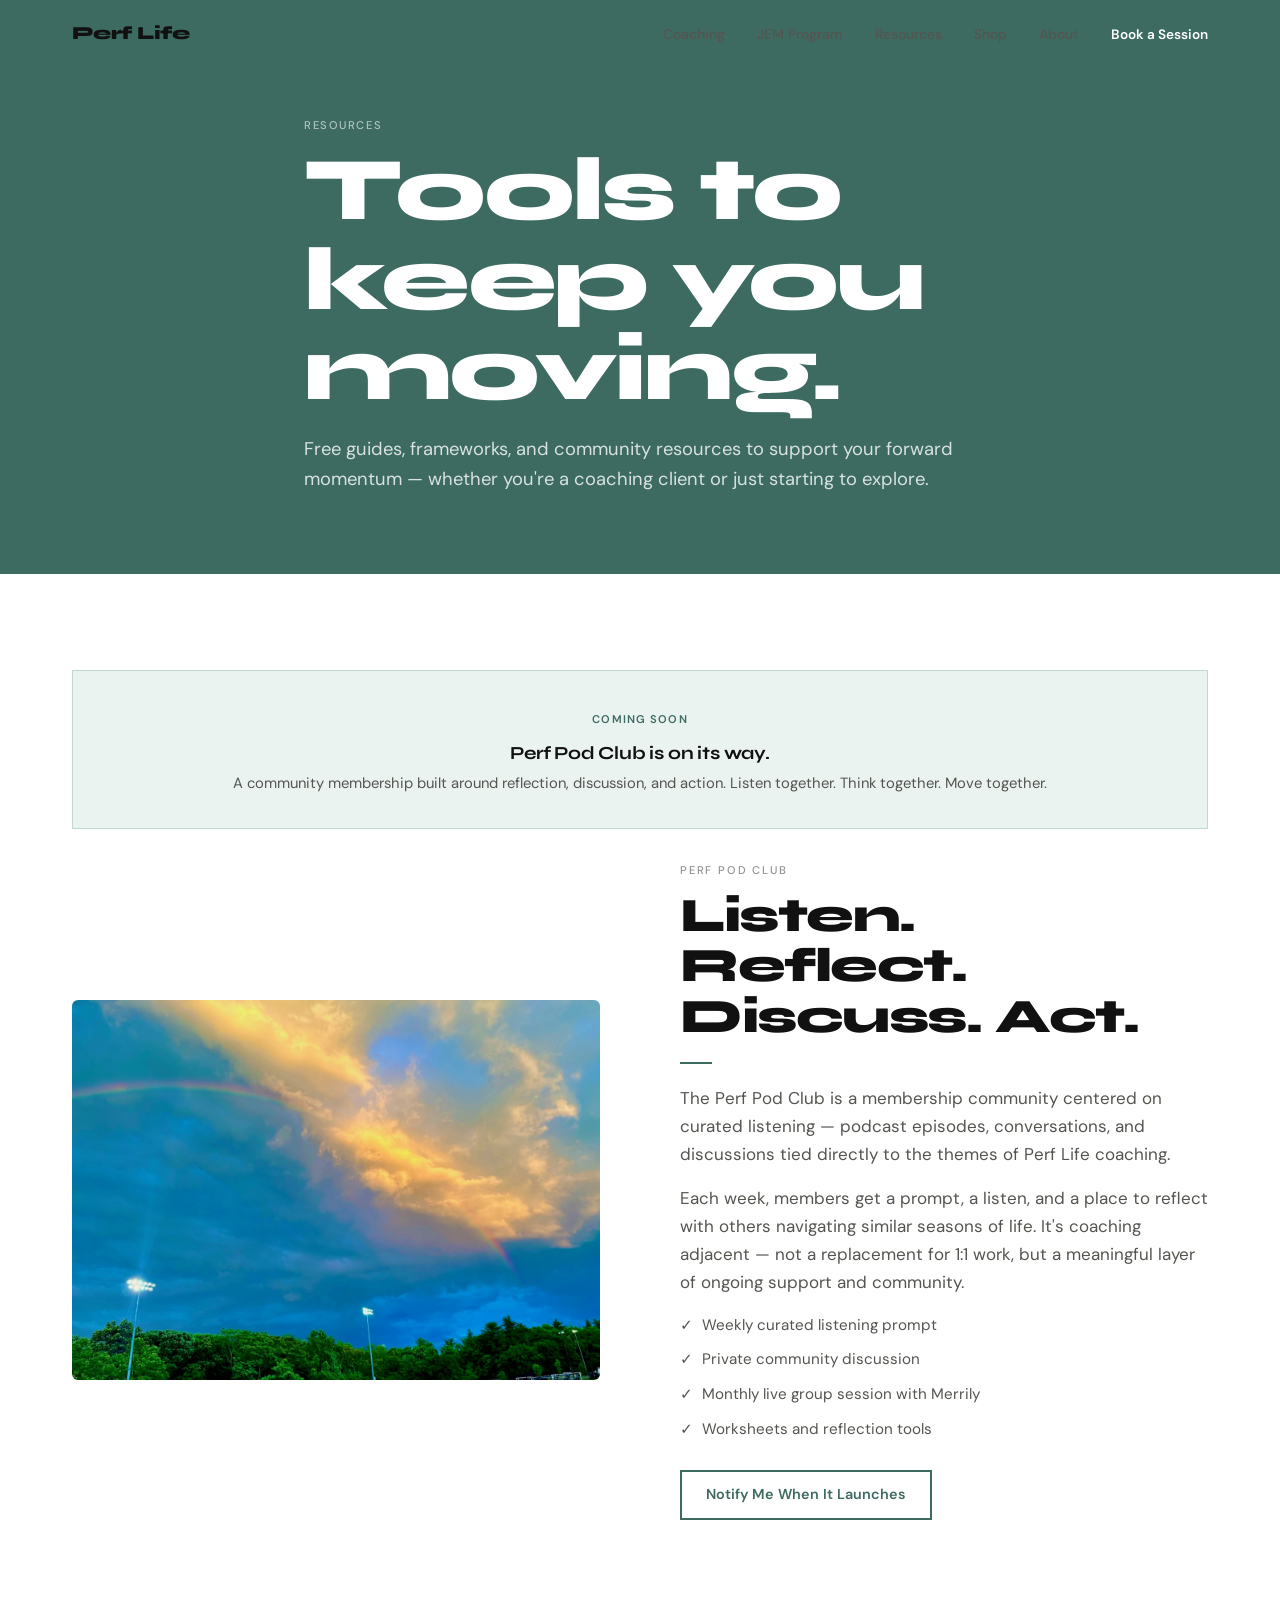
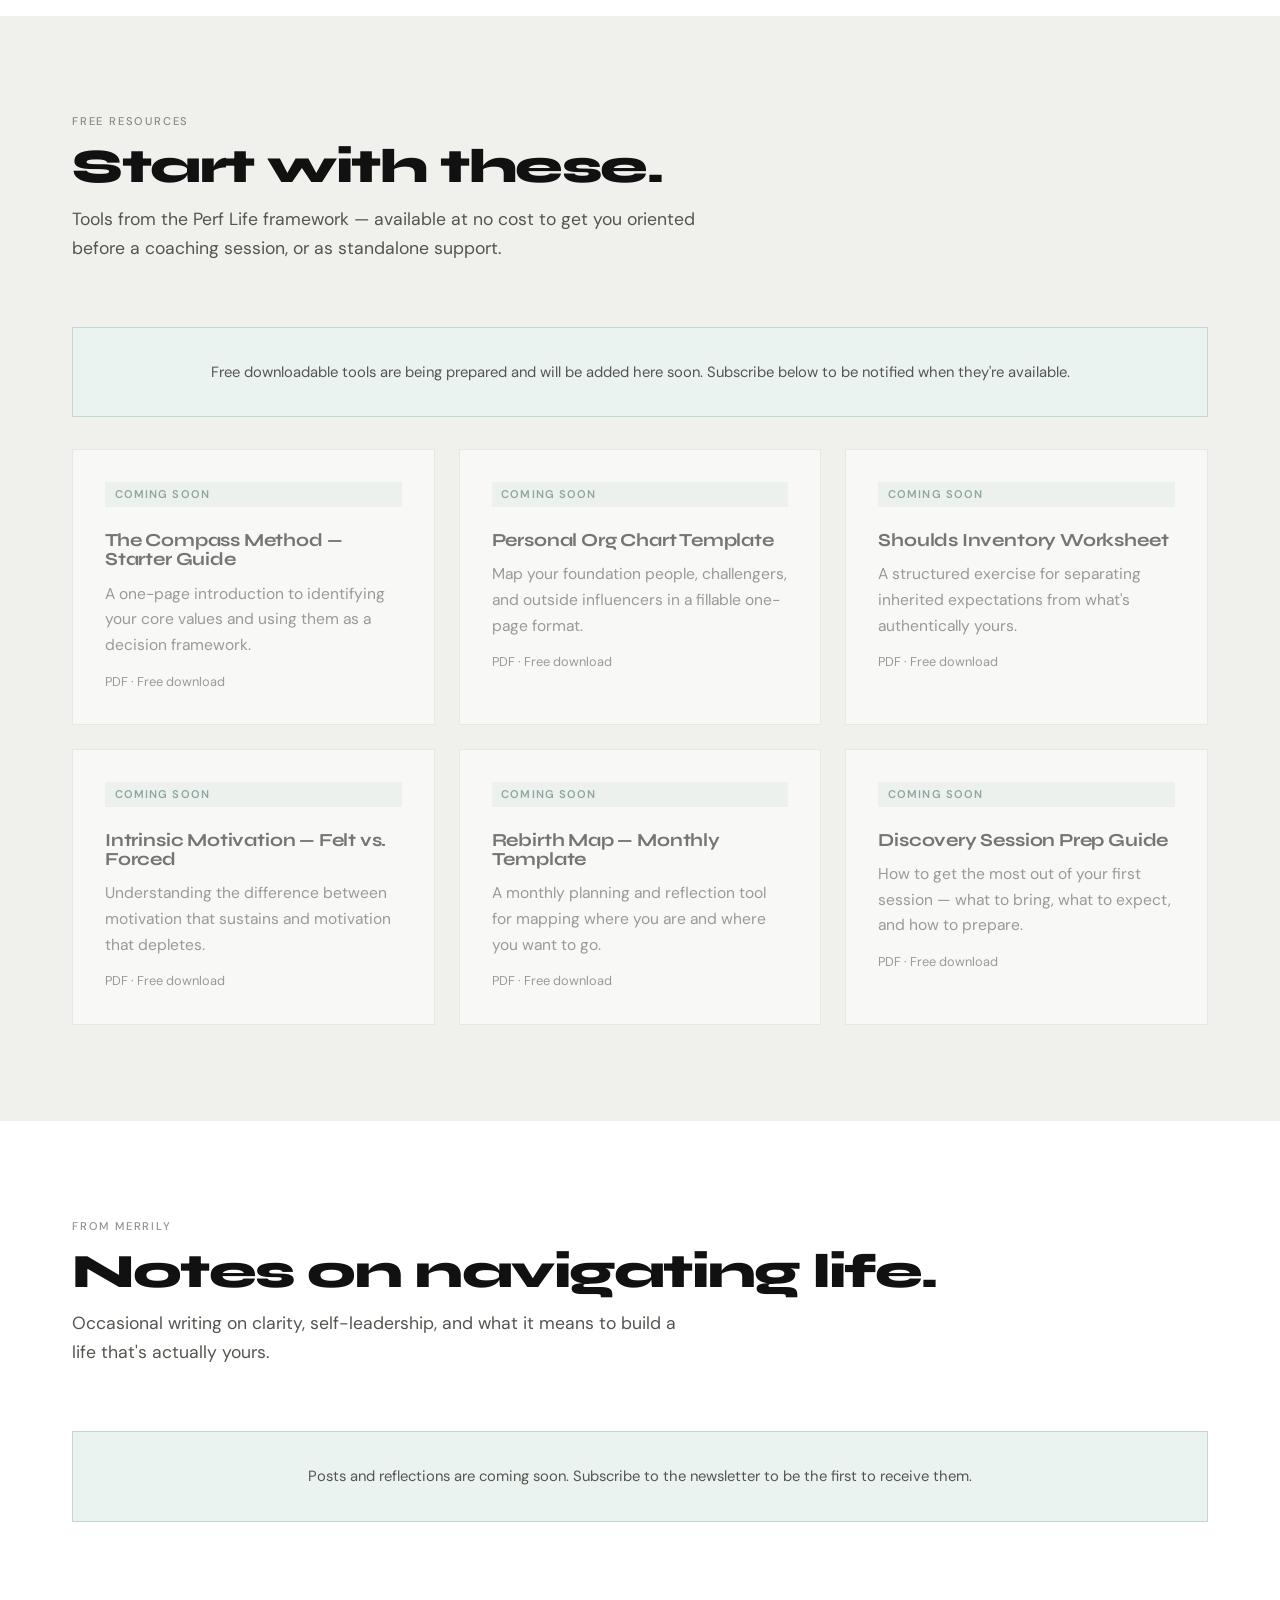
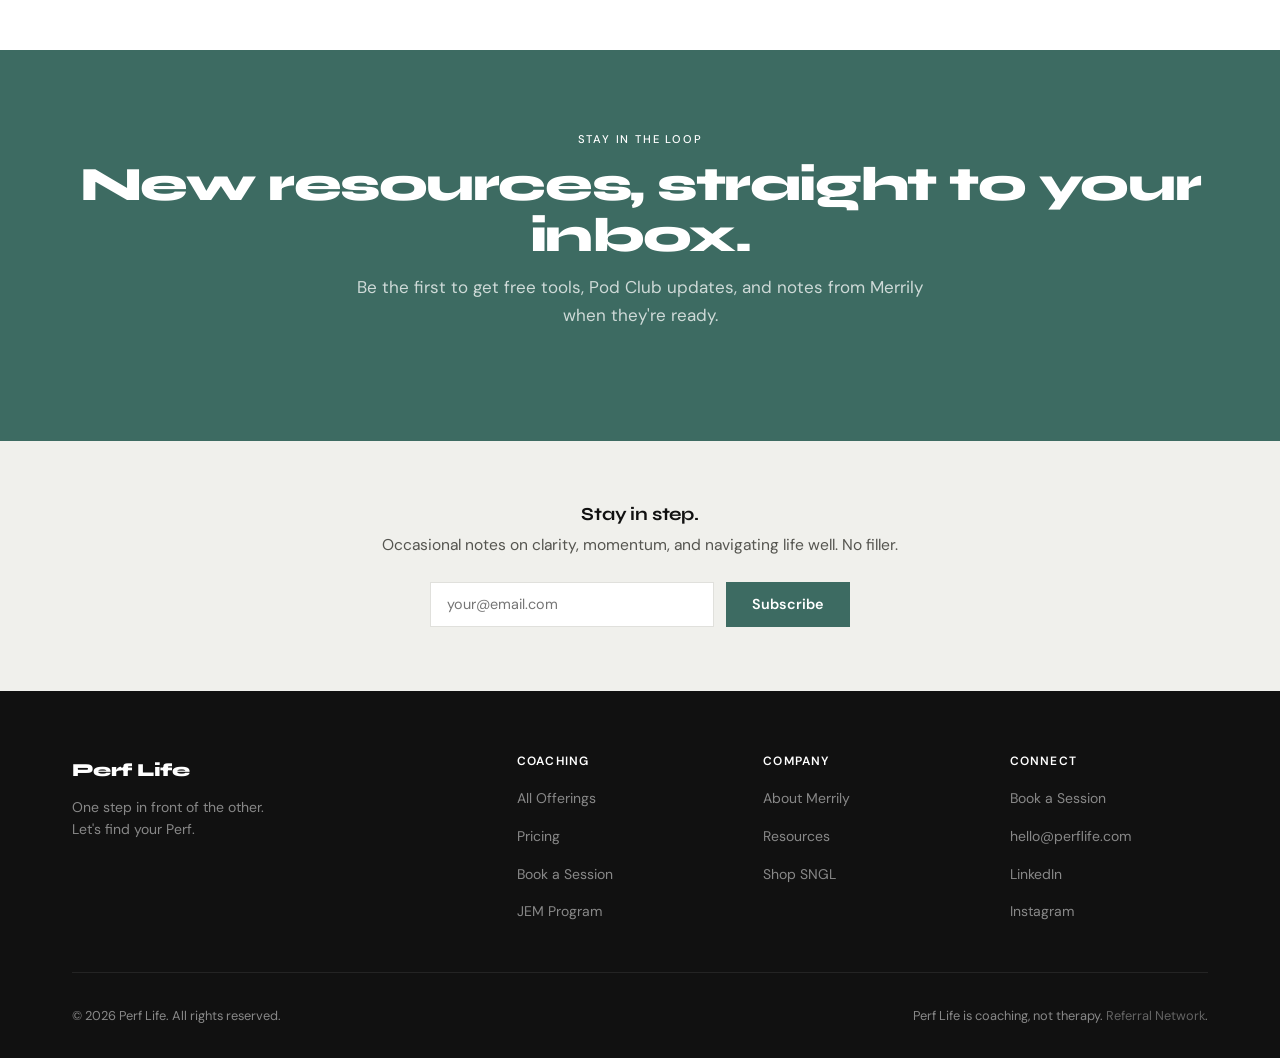
<file: resources.html>
<!DOCTYPE html>
<html lang="en">
<head>
  <meta charset="UTF-8">
  <meta name="viewport" content="width=device-width, initial-scale=1.0">
  <title>Resources — Perf Life</title>
  <meta name="description" content="Free tools, guides, and the Perf Pod Club. Resources to support your forward momentum.">
  <link rel="preconnect" href="https://fonts.googleapis.com">
  <link rel="preconnect" href="https://fonts.gstatic.com" crossorigin>
  <link href="https://fonts.googleapis.com/css2?family=Syne:wght@700;800&family=DM+Sans:ital,opsz,wght@0,9..40,400;0,9..40,500;1,9..40,400&display=swap" rel="stylesheet">
  <link rel="stylesheet" href="css/style.css">
</head>
<body>

  <nav class="nav" aria-label="Main navigation">
    <div class="nav__inner">
      <a class="nav__logo" href="index.html">
        <img class="nav__logo-mark" src="assets/perf-logo-walker.png" alt="">
        Perf Life
      </a>
      <ul class="nav__links" role="list">
        <li><a href="coaching.html">Coaching</a></li>
        <li><a href="jem-program.html">JEM Program</a></li>
        <li><a href="resources.html">Resources</a></li>
        <li><a href="shop.html">Shop</a></li>
        <li><a href="about.html">About</a></li>
        <li><a href="book.html" class="nav__cta">Book a Session</a></li>
      </ul>
      <button class="nav__burger" aria-label="Open menu" aria-expanded="false">
        <span></span><span></span><span></span>
      </button>
    </div>
  </nav>
  <div class="nav__drawer">
    <a href="coaching.html">Coaching</a>
    <a href="jem-program.html">JEM Program</a>
    <a href="resources.html">Resources</a>
    <a href="shop.html">Shop</a>
    <a href="about.html">About</a>
    <a href="book.html">Book a Session →</a>
  </div>

  <!-- HERO -->
  <section class="hero hero--page">
    <div class="hero__bg" aria-hidden="true"></div>
    <div class="container">
      <div class="hero__inner">
        <div class="hero__content">
          <span class="eyebrow hero__eyebrow">Resources</span>
          <h1 class="hero__title">Tools to keep you moving.</h1>
          <p class="hero__lead">Free guides, frameworks, and community resources to support your forward momentum — whether you're a coaching client or just starting to explore.</p>
        </div>
      </div>
    </div>
  </section>

  <!-- PERF POD CLUB -->
  <section class="section">
    <div class="container">
      <div class="coming-soon-banner reveal">
        <span class="tag" style="margin-bottom:0.75rem;display:inline-block;">Coming Soon</span>
        <h3>Perf Pod Club is on its way.</h3>
        <p style="margin-top:0.5rem;">A community membership built around reflection, discussion, and action. Listen together. Think together. Move together.</p>
      </div>
      <div class="media-text reveal">
        <div class="media-text__image">
          <img src="assets/hero-rainbow.jpg" alt="Rainbow — forward momentum" style="height:380px;object-fit:cover;border-radius:6px;width:100%;">
        </div>
        <div class="media-text__content">
          <span class="eyebrow">Perf Pod Club</span>
          <h2>Listen. Reflect. Discuss. Act.</h2>
          <div class="divider"></div>
          <p>The Perf Pod Club is a membership community centered on curated listening — podcast episodes, conversations, and discussions tied directly to the themes of Perf Life coaching.</p>
          <p>Each week, members get a prompt, a listen, and a place to reflect with others navigating similar seasons of life. It's coaching adjacent — not a replacement for 1:1 work, but a meaningful layer of ongoing support and community.</p>
          <ul style="display:flex;flex-direction:column;gap:0.6rem;margin:1rem 0;">
            <li style="display:flex;align-items:flex-start;gap:0.6rem;font-size:0.95rem;color:var(--ink-2);"><span style="color:var(--blue-mid);font-weight:700;">✓</span> Weekly curated listening prompt</li>
            <li style="display:flex;align-items:flex-start;gap:0.6rem;font-size:0.95rem;color:var(--ink-2);"><span style="color:var(--blue-mid);font-weight:700;">✓</span> Private community discussion</li>
            <li style="display:flex;align-items:flex-start;gap:0.6rem;font-size:0.95rem;color:var(--ink-2);"><span style="color:var(--blue-mid);font-weight:700;">✓</span> Monthly live group session with Merrily</li>
            <li style="display:flex;align-items:flex-start;gap:0.6rem;font-size:0.95rem;color:var(--ink-2);"><span style="color:var(--blue-mid);font-weight:700;">✓</span> Worksheets and reflection tools</li>
          </ul>
          <div class="btn-row">
            <a href="#notify" class="btn btn--outline-dark">Notify Me When It Launches</a>
          </div>
        </div>
      </div>
    </div>
  </section>

  <!-- FREE DOWNLOADS -->
  <section class="section section--stone">
    <div class="container">
      <div class="section-head reveal">
        <span class="eyebrow">Free Resources</span>
        <h2>Start with these.</h2>
        <p class="lead">Tools from the Perf Life framework — available at no cost to get you oriented before a coaching session, or as standalone support.</p>
      </div>
      <div class="coming-soon-banner reveal">
        <p>Free downloadable tools are being prepared and will be added here soon. Subscribe below to be notified when they're available.</p>
      </div>
      <div class="grid grid--3">
        <div class="card reveal" style="opacity:0.55;pointer-events:none;">
          <span class="tag">Coming Soon</span>
          <h3 style="margin-top:0.75rem;">The Compass Method — Starter Guide</h3>
          <p>A one-page introduction to identifying your core values and using them as a decision framework.</p>
          <span style="font-size:0.8rem;color:var(--ink-2);">PDF · Free download</span>
        </div>
        <div class="card reveal" style="opacity:0.55;pointer-events:none;">
          <span class="tag">Coming Soon</span>
          <h3 style="margin-top:0.75rem;">Personal Org Chart Template</h3>
          <p>Map your foundation people, challengers, and outside influencers in a fillable one-page format.</p>
          <span style="font-size:0.8rem;color:var(--ink-2);">PDF · Free download</span>
        </div>
        <div class="card reveal" style="opacity:0.55;pointer-events:none;">
          <span class="tag">Coming Soon</span>
          <h3 style="margin-top:0.75rem;">Shoulds Inventory Worksheet</h3>
          <p>A structured exercise for separating inherited expectations from what's authentically yours.</p>
          <span style="font-size:0.8rem;color:var(--ink-2);">PDF · Free download</span>
        </div>
        <div class="card reveal" style="opacity:0.55;pointer-events:none;">
          <span class="tag">Coming Soon</span>
          <h3 style="margin-top:0.75rem;">Intrinsic Motivation — Felt vs. Forced</h3>
          <p>Understanding the difference between motivation that sustains and motivation that depletes.</p>
          <span style="font-size:0.8rem;color:var(--ink-2);">PDF · Free download</span>
        </div>
        <div class="card reveal" style="opacity:0.55;pointer-events:none;">
          <span class="tag">Coming Soon</span>
          <h3 style="margin-top:0.75rem;">Rebirth Map — Monthly Template</h3>
          <p>A monthly planning and reflection tool for mapping where you are and where you want to go.</p>
          <span style="font-size:0.8rem;color:var(--ink-2);">PDF · Free download</span>
        </div>
        <div class="card reveal" style="opacity:0.55;pointer-events:none;">
          <span class="tag">Coming Soon</span>
          <h3 style="margin-top:0.75rem;">Discovery Session Prep Guide</h3>
          <p>How to get the most out of your first session — what to bring, what to expect, and how to prepare.</p>
          <span style="font-size:0.8rem;color:var(--ink-2);">PDF · Free download</span>
        </div>
      </div>
    </div>
  </section>

  <!-- READING / REFLECTION -->
  <section class="section">
    <div class="container">
      <div class="section-head reveal">
        <span class="eyebrow">From Merrily</span>
        <h2>Notes on navigating life.</h2>
        <p class="lead">Occasional writing on clarity, self-leadership, and what it means to build a life that's actually yours.</p>
      </div>
      <div class="coming-soon-banner reveal">
        <p>Posts and reflections are coming soon. Subscribe to the newsletter to be the first to receive them.</p>
      </div>
    </div>
  </section>

  <!-- NOTIFY -->
  <section class="cta-strip" id="notify">
    <div class="container">
      <div class="reveal">
        <span class="eyebrow" style="color:var(--blue-pale);opacity:1;">Stay in the Loop</span>
        <h2>New resources, straight to your inbox.</h2>
        <p>Be the first to get free tools, Pod Club updates, and notes from Merrily when they're ready.</p>
      </div>
    </div>
  </section>

  <section class="newsletter">
    <div class="container">
      <h3 class="reveal">Stay in step.</h3>
      <p class="reveal">Occasional notes on clarity, momentum, and navigating life well. No filler.</p>
      <form class="newsletter__form reveal" novalidate>
        <input type="email" placeholder="your@email.com" aria-label="Email address">
        <button type="submit" class="btn btn--primary">Subscribe</button>
      </form>
    </div>
  </section>

  <footer class="footer">
    <div class="container">
      <div class="footer__grid">
        <div>
          <div class="footer__brand">Perf Life</div>
          <p class="footer__tagline">One step in front of the other.<br>Let's find your Perf.</p>
        </div>
        <div class="footer__col">
          <h4>Coaching</h4>
          <ul>
            <li><a href="coaching.html">All Offerings</a></li>
            <li><a href="coaching.html#pricing">Pricing</a></li>
            <li><a href="book.html">Book a Session</a></li>
            <li><a href="jem-program.html">JEM Program</a></li>
          </ul>
        </div>
        <div class="footer__col">
          <h4>Company</h4>
          <ul>
            <li><a href="about.html">About Merrily</a></li>
            <li><a href="resources.html">Resources</a></li>
            <li><a href="shop.html">Shop SNGL</a></li>
          </ul>
        </div>
        <div class="footer__col">
          <h4>Connect</h4>
          <ul>
            <li><a href="book.html">Book a Session</a></li>
            <li><a href="mailto:hello@perflife.com">hello@perflife.com</a></li>
            <li><a href="#">LinkedIn</a></li>
            <li><a href="#">Instagram</a></li>
          </ul>
        </div>
      </div>
      <div class="footer__bottom">
        <span>© 2026 Perf Life. All rights reserved.</span>
        <span>Perf Life is coaching, not therapy. <a href="#">Referral Network</a>.</span>
      </div>
    </div>
  </footer>

  <script src="js/main.js"></script>
</body>
</html>
</file>
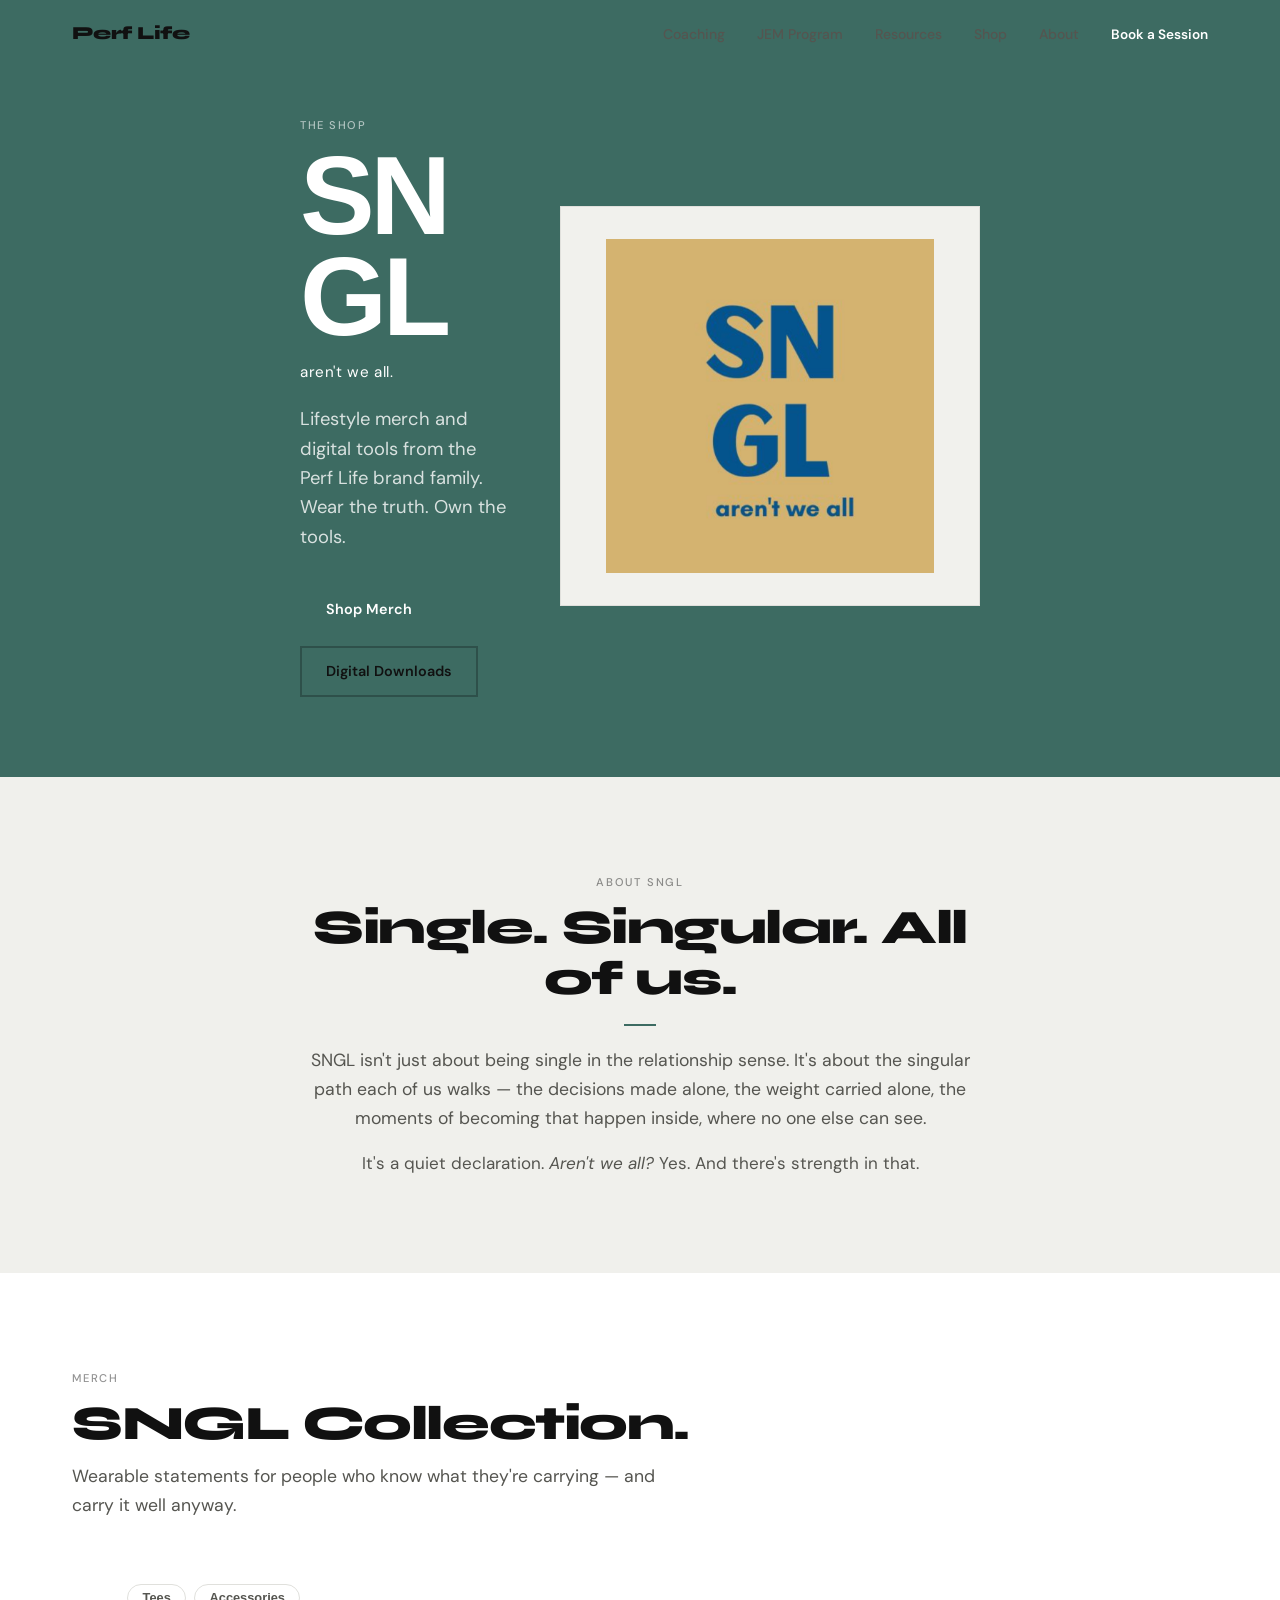
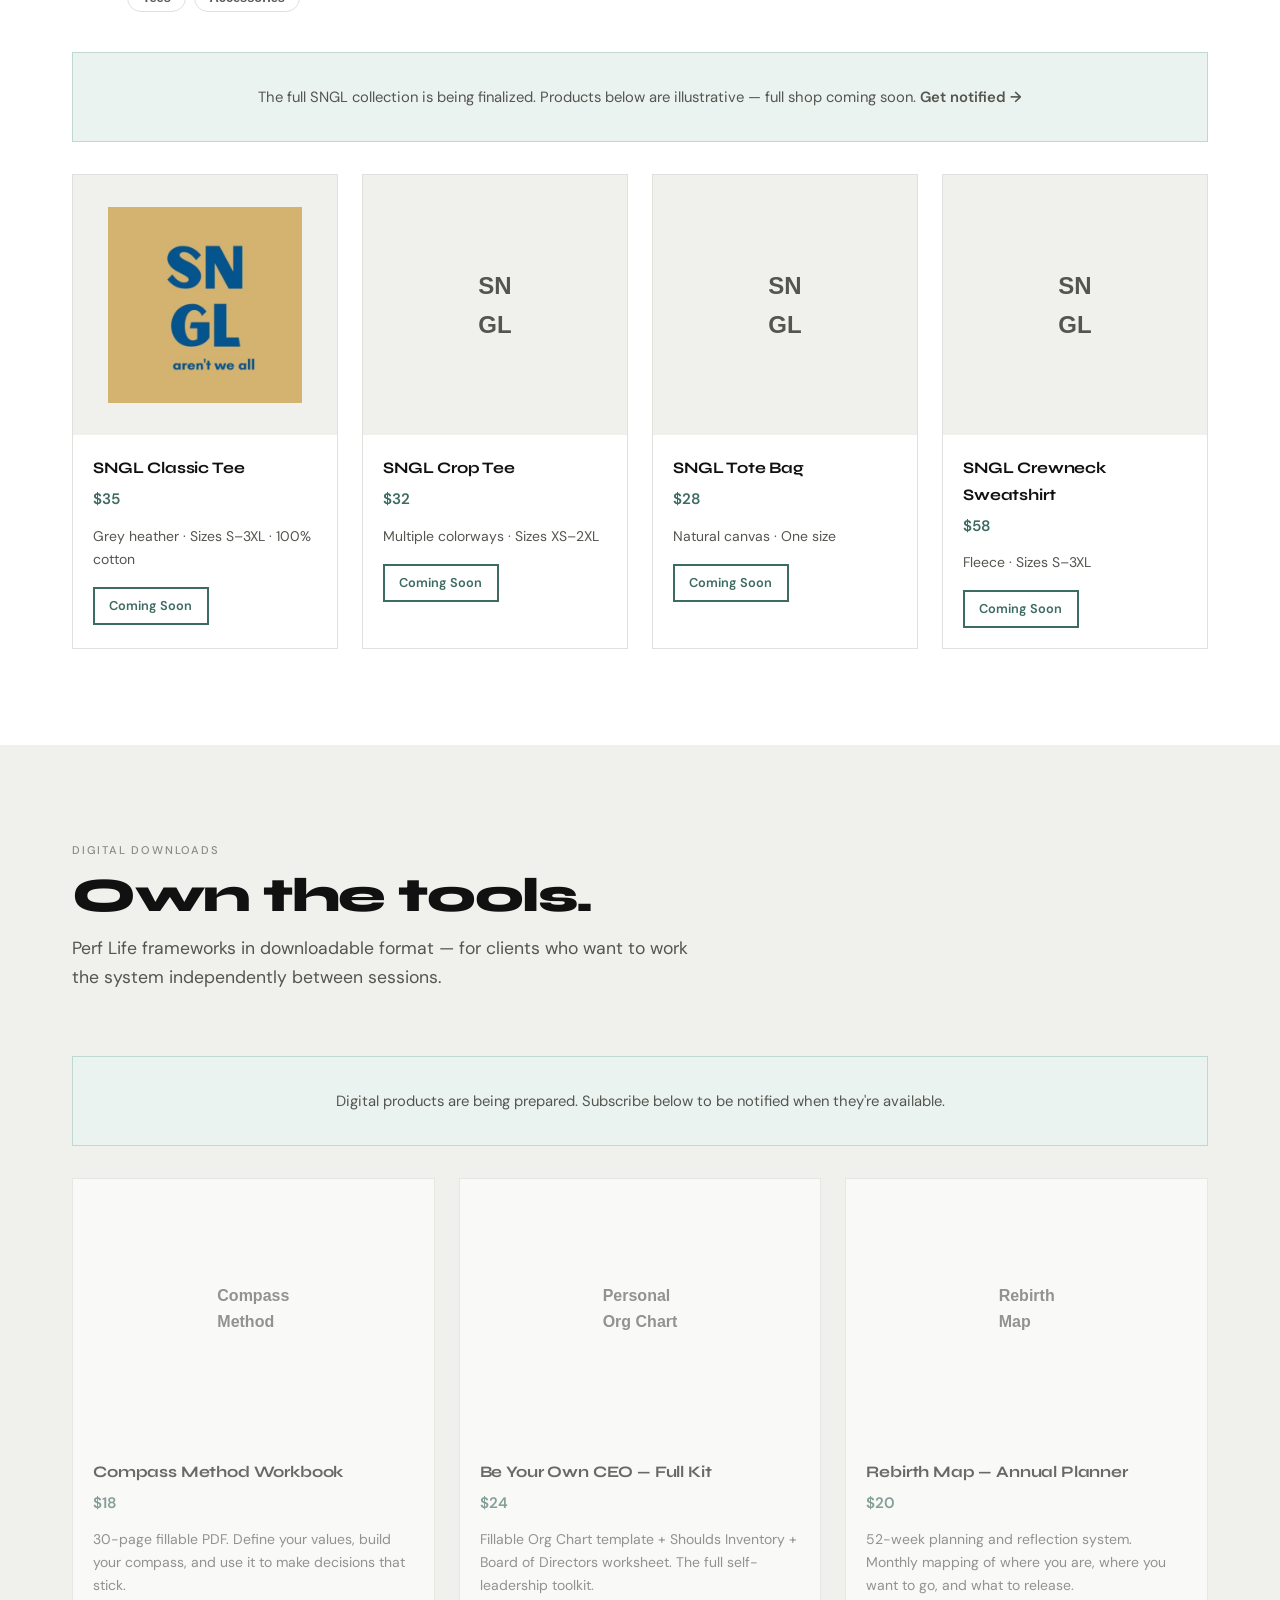
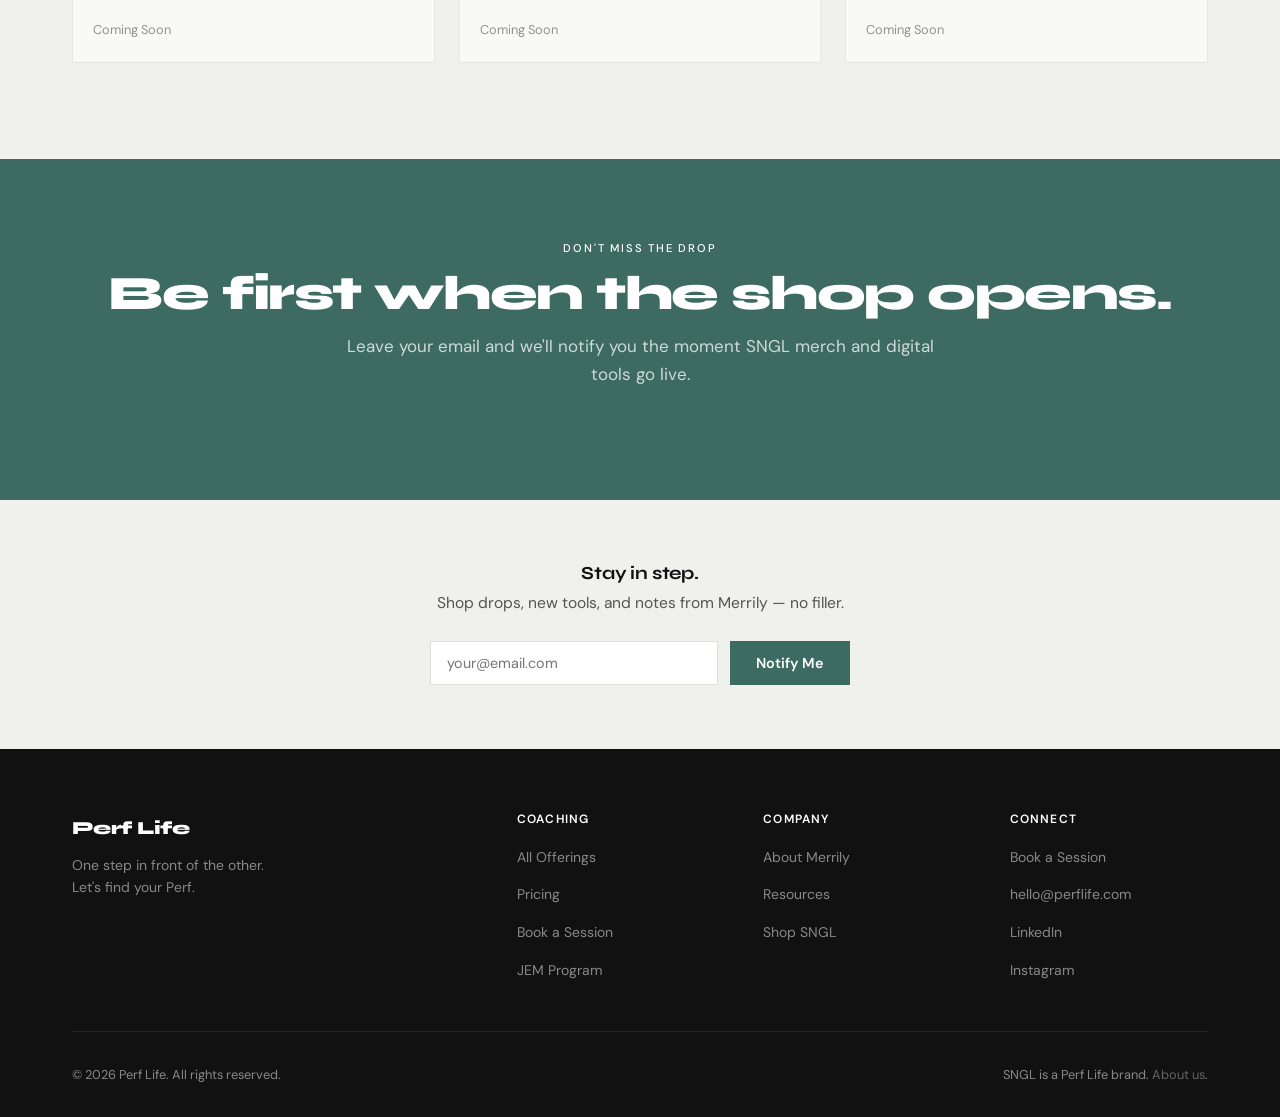
<file: shop.html>
<!DOCTYPE html>
<html lang="en">
<head>
  <meta charset="UTF-8">
  <meta name="viewport" content="width=device-width, initial-scale=1.0">
  <title>Shop SNGL — Perf Life</title>
  <meta name="description" content="SNGL — aren't we all. Lifestyle merch and digital tools from the Perf Life brand family.">
  <link rel="preconnect" href="https://fonts.googleapis.com">
  <link rel="preconnect" href="https://fonts.gstatic.com" crossorigin>
  <link href="https://fonts.googleapis.com/css2?family=Syne:wght@700;800&family=DM+Sans:ital,opsz,wght@0,9..40,400;0,9..40,500;1,9..40,400&display=swap" rel="stylesheet">
  <link rel="stylesheet" href="css/style.css">
  <style>
    .sngl-wordmark {
      font-family: 'Space Grotesk', sans-serif;
      font-size: clamp(3rem, 10vw, 7rem);
      font-weight: 700;
      letter-spacing: -0.04em;
      line-height: 0.9;
      color: var(--white);
    }
    .sngl-sub {
      font-family: 'DM Sans', sans-serif;
      font-size: 0.95rem;
      color: var(--blue-pale);
      margin-top: 0.75rem;
      letter-spacing: 0.04em;
    }
    .filter-bar {
      display: flex;
      gap: 0.5rem;
      flex-wrap: wrap;
      margin-bottom: 2.5rem;
    }
    .filter-btn {
      font-family: 'Space Grotesk', sans-serif;
      font-size: 0.8rem;
      font-weight: 600;
      padding: 0.35rem 0.9rem;
      border-radius: 20px;
      border: 1px solid var(--rule);
      background: var(--white);
      color: var(--ink-2);
      transition: background 0.2s, color 0.2s, border-color 0.2s;
    }
    .filter-btn.active, .filter-btn:hover {
      background: var(--blue);
      color: var(--white);
      border-color: var(--blue);
    }
  </style>
</head>
<body>

  <nav class="nav" aria-label="Main navigation">
    <div class="nav__inner">
      <a class="nav__logo" href="index.html">
        <img class="nav__logo-mark" src="assets/perf-logo-walker.png" alt="">
        Perf Life
      </a>
      <ul class="nav__links" role="list">
        <li><a href="coaching.html">Coaching</a></li>
        <li><a href="jem-program.html">JEM Program</a></li>
        <li><a href="resources.html">Resources</a></li>
        <li><a href="shop.html">Shop</a></li>
        <li><a href="about.html">About</a></li>
        <li><a href="book.html" class="nav__cta">Book a Session</a></li>
      </ul>
      <button class="nav__burger" aria-label="Open menu" aria-expanded="false">
        <span></span><span></span><span></span>
      </button>
    </div>
  </nav>
  <div class="nav__drawer">
    <a href="coaching.html">Coaching</a>
    <a href="jem-program.html">JEM Program</a>
    <a href="resources.html">Resources</a>
    <a href="shop.html">Shop</a>
    <a href="about.html">About</a>
    <a href="book.html">Book a Session →</a>
  </div>

  <!-- HERO -->
  <section class="hero hero--page">
    <div class="hero__bg" style="background-image:url('assets/sngl-lockup.png');background-size:contain;background-repeat:no-repeat;background-position:right center;opacity:0.08;" aria-hidden="true"></div>
    <div class="container">
      <div class="hero__inner" style="grid-template-columns:1fr 1fr;gap:3rem;">
        <div class="hero__content">
          <span class="eyebrow hero__eyebrow">The Shop</span>
          <div class="sngl-wordmark">SN<br>GL</div>
          <p class="sngl-sub">aren't we all.</p>
          <p class="hero__lead" style="margin-top:1.25rem;">Lifestyle merch and digital tools from the Perf Life brand family. Wear the truth. Own the tools.</p>
          <div class="btn-row">
            <a href="#merch" class="btn btn--primary">Shop Merch</a>
            <a href="#digital" class="btn btn--outline">Digital Downloads</a>
          </div>
        </div>
        <div class="hero__visual">
          <div class="hero__photo-wrap" style="height:400px;">
            <img src="assets/sngl-lockup.png" alt="SNGL — aren't we all" style="object-fit:contain;padding:2rem;background:rgba(255,255,255,0.05);">
          </div>
        </div>
      </div>
    </div>
  </section>

  <!-- WHAT IS SNGL -->
  <section class="section section--stone">
    <div class="container" style="max-width:760px;text-align:center;">
      <div class="reveal">
        <span class="eyebrow">About SNGL</span>
        <h2>Single. Singular. All of us.</h2>
        <div class="divider" style="margin:1.25rem auto;"></div>
        <p class="lead">SNGL isn't just about being single in the relationship sense. It's about the singular path each of us walks — the decisions made alone, the weight carried alone, the moments of becoming that happen inside, where no one else can see.</p>
        <p style="color:var(--ink-2);margin-top:1rem;">It's a quiet declaration. <em>Aren't we all?</em> Yes. And there's strength in that.</p>
      </div>
    </div>
  </section>

  <!-- MERCH -->
  <section class="section" id="merch">
    <div class="container">
      <div class="section-head reveal">
        <span class="eyebrow">Merch</span>
        <h2>SNGL Collection.</h2>
        <p class="lead">Wearable statements for people who know what they're carrying — and carry it well anyway.</p>
      </div>
      <div class="filter-bar reveal">
        <button class="filter-btn active">All</button>
        <button class="filter-btn">Tees</button>
        <button class="filter-btn">Accessories</button>
      </div>
      <div class="coming-soon-banner reveal">
        <p>The full SNGL collection is being finalized. Products below are illustrative — full shop coming soon. <a href="#notify" style="color:var(--blue);font-weight:600;">Get notified →</a></p>
      </div>
      <div class="grid grid--4">
        <div class="product-card reveal">
          <img src="assets/sngl-lockup.png" class="product-card__image" alt="SNGL Classic Tee — Grey" style="object-fit:contain;background:var(--stone);padding:2rem;">
          <div class="product-card__body">
            <div class="product-card__name">SNGL Classic Tee</div>
            <div class="product-card__price">$35</div>
            <div class="product-card__desc">Grey heather · Sizes S–3XL · 100% cotton</div>
            <a href="book.html" class="btn btn--outline-dark" style="font-size:0.8rem;padding:0.4rem 0.9rem;">Coming Soon</a>
          </div>
        </div>
        <div class="product-card reveal">
          <div class="product-card__image--placeholder">
            <span style="font-family:'Space Grotesk',sans-serif;font-size:1.5rem;font-weight:700;color:var(--ink-2);">SN<br>GL</span>
          </div>
          <div class="product-card__body">
            <div class="product-card__name">SNGL Crop Tee</div>
            <div class="product-card__price">$32</div>
            <div class="product-card__desc">Multiple colorways · Sizes XS–2XL</div>
            <a href="book.html" class="btn btn--outline-dark" style="font-size:0.8rem;padding:0.4rem 0.9rem;">Coming Soon</a>
          </div>
        </div>
        <div class="product-card reveal">
          <div class="product-card__image--placeholder">
            <span style="font-family:'Space Grotesk',sans-serif;font-size:1.5rem;font-weight:700;color:var(--ink-2);">SN<br>GL</span>
          </div>
          <div class="product-card__body">
            <div class="product-card__name">SNGL Tote Bag</div>
            <div class="product-card__price">$28</div>
            <div class="product-card__desc">Natural canvas · One size</div>
            <a href="book.html" class="btn btn--outline-dark" style="font-size:0.8rem;padding:0.4rem 0.9rem;">Coming Soon</a>
          </div>
        </div>
        <div class="product-card reveal">
          <div class="product-card__image--placeholder">
            <span style="font-family:'Space Grotesk',sans-serif;font-size:1.5rem;font-weight:700;color:var(--ink-2);">SN<br>GL</span>
          </div>
          <div class="product-card__body">
            <div class="product-card__name">SNGL Crewneck Sweatshirt</div>
            <div class="product-card__price">$58</div>
            <div class="product-card__desc">Fleece · Sizes S–3XL</div>
            <a href="book.html" class="btn btn--outline-dark" style="font-size:0.8rem;padding:0.4rem 0.9rem;">Coming Soon</a>
          </div>
        </div>
      </div>
    </div>
  </section>

  <!-- DIGITAL DOWNLOADS -->
  <section class="section section--stone" id="digital">
    <div class="container">
      <div class="section-head reveal">
        <span class="eyebrow">Digital Downloads</span>
        <h2>Own the tools.</h2>
        <p class="lead">Perf Life frameworks in downloadable format — for clients who want to work the system independently between sessions.</p>
      </div>
      <div class="coming-soon-banner reveal">
        <p>Digital products are being prepared. Subscribe below to be notified when they're available.</p>
      </div>
      <div class="grid grid--3">
        <div class="product-card reveal" style="opacity:0.6;pointer-events:none;">
          <div class="product-card__image--placeholder" style="background:var(--blue-xpale);">
            <span style="font-family:'Space Grotesk',sans-serif;font-size:1rem;font-weight:700;color:var(--blue);">Compass<br>Method</span>
          </div>
          <div class="product-card__body">
            <div class="product-card__name">Compass Method Workbook</div>
            <div class="product-card__price">$18</div>
            <div class="product-card__desc">30-page fillable PDF. Define your values, build your compass, and use it to make decisions that stick.</div>
            <span style="font-size:0.8rem;color:var(--ink-2);">Coming Soon</span>
          </div>
        </div>
        <div class="product-card reveal" style="opacity:0.6;pointer-events:none;">
          <div class="product-card__image--placeholder" style="background:var(--blue-xpale);">
            <span style="font-family:'Space Grotesk',sans-serif;font-size:1rem;font-weight:700;color:var(--blue);">Personal<br>Org Chart</span>
          </div>
          <div class="product-card__body">
            <div class="product-card__name">Be Your Own CEO — Full Kit</div>
            <div class="product-card__price">$24</div>
            <div class="product-card__desc">Fillable Org Chart template + Shoulds Inventory + Board of Directors worksheet. The full self-leadership toolkit.</div>
            <span style="font-size:0.8rem;color:var(--ink-2);">Coming Soon</span>
          </div>
        </div>
        <div class="product-card reveal" style="opacity:0.6;pointer-events:none;">
          <div class="product-card__image--placeholder" style="background:var(--blue-xpale);">
            <span style="font-family:'Space Grotesk',sans-serif;font-size:1rem;font-weight:700;color:var(--blue);">Rebirth<br>Map</span>
          </div>
          <div class="product-card__body">
            <div class="product-card__name">Rebirth Map — Annual Planner</div>
            <div class="product-card__price">$20</div>
            <div class="product-card__desc">52-week planning and reflection system. Monthly mapping of where you are, where you want to go, and what to release.</div>
            <span style="font-size:0.8rem;color:var(--ink-2);">Coming Soon</span>
          </div>
        </div>
      </div>
    </div>
  </section>

  <!-- NOTIFY -->
  <section class="cta-strip" id="notify">
    <div class="container">
      <div class="reveal">
        <span class="eyebrow" style="color:var(--blue-pale);opacity:1;">Don't Miss the Drop</span>
        <h2>Be first when the shop opens.</h2>
        <p>Leave your email and we'll notify you the moment SNGL merch and digital tools go live.</p>
      </div>
    </div>
  </section>

  <section class="newsletter">
    <div class="container">
      <h3 class="reveal">Stay in step.</h3>
      <p class="reveal">Shop drops, new tools, and notes from Merrily — no filler.</p>
      <form class="newsletter__form reveal" novalidate>
        <input type="email" placeholder="your@email.com" aria-label="Email address">
        <button type="submit" class="btn btn--primary">Notify Me</button>
      </form>
    </div>
  </section>

  <footer class="footer">
    <div class="container">
      <div class="footer__grid">
        <div>
          <div class="footer__brand">Perf Life</div>
          <p class="footer__tagline">One step in front of the other.<br>Let's find your Perf.</p>
        </div>
        <div class="footer__col">
          <h4>Coaching</h4>
          <ul>
            <li><a href="coaching.html">All Offerings</a></li>
            <li><a href="coaching.html#pricing">Pricing</a></li>
            <li><a href="book.html">Book a Session</a></li>
            <li><a href="jem-program.html">JEM Program</a></li>
          </ul>
        </div>
        <div class="footer__col">
          <h4>Company</h4>
          <ul>
            <li><a href="about.html">About Merrily</a></li>
            <li><a href="resources.html">Resources</a></li>
            <li><a href="shop.html">Shop SNGL</a></li>
          </ul>
        </div>
        <div class="footer__col">
          <h4>Connect</h4>
          <ul>
            <li><a href="book.html">Book a Session</a></li>
            <li><a href="mailto:hello@perflife.com">hello@perflife.com</a></li>
            <li><a href="#">LinkedIn</a></li>
            <li><a href="#">Instagram</a></li>
          </ul>
        </div>
      </div>
      <div class="footer__bottom">
        <span>© 2026 Perf Life. All rights reserved.</span>
        <span>SNGL is a Perf Life brand. <a href="about.html">About us</a>.</span>
      </div>
    </div>
  </footer>

  <script src="js/main.js"></script>
</body>
</html>
</file>
<file: css/style.css>
/* =============================================
   PERF LIFE V3 — "Editorial White"
   Palette: white + near-black + sage/teal accent
   Type: Syne (display) + DM Sans (body)
   Signature: white hero, massive black type,
   walking figure as large background element
   ============================================= */

:root {
  --white:      #FFFFFF;
  --off-white:  #F8F8F6;
  --stone:      #F0F0EC;
  --icon-sw:    1;
  --icon-lc:    round;
  --ink:        #111111;
  --ink-2:      #555550;
  --ink-3:      #888882;
  --sage:       #3D6B62;
  --sage-mid:   #548A80;
  --sage-pale:  #C0D8D4;
  --sage-xpale: #EBF3F1;
  --rule:       #E0E0DC;
  --radius:     0px;
  --max:        1200px;
  --nav-h:      68px;
}

*, *::before, *::after { box-sizing: border-box; margin: 0; padding: 0; }
html { scroll-behavior: smooth; -webkit-text-size-adjust: 100%; }
body { font-family: 'DM Sans', system-ui, sans-serif; font-size: 1.0625rem; line-height: 1.65; color: var(--ink); background: var(--white); }
img { display: block; max-width: 100%; height: auto; }
a { color: inherit; text-decoration: none; }
ul { list-style: none; }
button { cursor: pointer; font-family: inherit; }

/* Typography — Syne is geometric, confident, slightly unusual */
h1, h2, h3, h4 { font-family: 'Syne', system-ui, sans-serif; font-weight: 800; line-height: 1.05; letter-spacing: -0.03em; }
h1 { font-size: clamp(3rem, 7vw, 6rem); }
h2 { font-size: clamp(2rem, 4vw, 3rem); }
h3 { font-size: 1.15rem; font-weight: 700; letter-spacing: -0.01em; }
h4 { font-size: 0.95rem; font-weight: 700; letter-spacing: 0; }

.eyebrow { font-family: 'DM Sans', sans-serif; font-size: 0.7rem; font-weight: 500; letter-spacing: 0.16em; text-transform: uppercase; opacity: 0.45; display: block; margin-bottom: 0.75rem; }
.lead { font-size: 1.1rem; line-height: 1.65; color: var(--ink-2); }

.container { max-width: var(--max); margin: 0 auto; padding: 0 2rem; }
.section { padding: 6rem 0; }
.section--stone { background: var(--stone); }
.section--sage  { background: var(--sage); color: var(--white); }
.section--xpale { background: var(--sage-xpale); }

.section-head { margin-bottom: 4rem; }
.section-head h2 { margin-bottom: 0.75rem; }
.section-head .lead { max-width: 52ch; }
.section-head--center { text-align: center; }
.section-head--center .lead { margin: 0 auto; }

/* Nav — transparent over white hero, solidifies immediately */
.nav { position: fixed; top: 0; left: 0; right: 0; height: var(--nav-h); z-index: 100; transition: background 0.2s, border-color 0.2s; border-bottom: 1px solid transparent; }
.nav.scrolled { background: var(--white); border-color: var(--rule); }
.nav__inner { max-width: var(--max); margin: 0 auto; padding: 0 2rem; height: 100%; display: flex; align-items: center; justify-content: space-between; }
.nav__logo { font-family: 'Syne', sans-serif; font-weight: 800; font-size: 1.15rem; letter-spacing: -0.03em; color: var(--ink); transition: color 0.2s; display: flex; align-items: center; gap: 0.5rem; }
.nav__logo-mark { display: none; }
.nav__links { display: flex; align-items: center; gap: 2rem; }
.nav__links a { font-size: 0.875rem; font-weight: 500; color: var(--ink-2); transition: color 0.2s; }
.nav__links a:hover { color: var(--ink); }
.nav__cta { color: var(--white) !important; background: var(--sage); padding: 0.45rem 1rem; font-weight: 600 !important; font-size: 0.85rem !important; transition: background 0.2s !important; }
.nav__cta:hover { background: var(--sage-mid) !important; }
.nav__burger { display: none; flex-direction: column; gap: 5px; background: none; border: none; padding: 4px; }
.nav__burger span { display: block; width: 22px; height: 2px; background: var(--ink); border-radius: 0; }
.nav__drawer { display: none; position: fixed; top: var(--nav-h); left: 0; right: 0; background: var(--white); border-bottom: 1px solid var(--rule); padding: 1.5rem 2rem; z-index: 99; flex-direction: column; gap: 1.25rem; }
.nav__drawer.open { display: flex; }
.nav__drawer a { font-size: 1rem; font-weight: 500; color: var(--ink-2); }
.nav__drawer a:hover { color: var(--ink); }

/* Buttons */
.btn { display: inline-flex; align-items: center; gap: 0.4rem; font-family: 'DM Sans', sans-serif; font-size: 0.9rem; font-weight: 600; padding: 0.7rem 1.5rem; border-radius: var(--radius); border: 2px solid transparent; transition: background 0.2s, color 0.2s, border-color 0.2s; white-space: nowrap; }
.btn--primary { background: var(--sage); color: var(--white); border-color: var(--sage); }
.btn--primary:hover { background: var(--sage-mid); border-color: var(--sage-mid); }
.btn--outline { background: transparent; color: var(--white); border-color: rgba(255,255,255,0.5); }
.btn--outline:hover { border-color: var(--white); background: rgba(255,255,255,0.1); }
.btn--outline-dark { background: transparent; color: var(--sage); border-color: var(--sage); }
.btn--outline-dark:hover { background: var(--sage); color: var(--white); }
.btn-row { display: flex; flex-wrap: wrap; gap: 0.75rem; margin-top: 2rem; }

/* ── HERO — the key difference: white background, full-bleed type ── */
.hero {
  min-height: 100svh;
  background: var(--white);
  color: var(--ink);
  display: flex;
  flex-direction: column;
  justify-content: center;
  position: relative;
  overflow: hidden;
  padding-top: var(--nav-h);
  border-bottom: 1px solid var(--rule);
}
.hero__bg { display: none; } /* No bg image on white hero */
.hero__inner {
  position: relative; z-index: 1;
  display: grid; grid-template-columns: 1fr 1fr;
  gap: 4rem; align-items: center; padding: 5rem 0 4rem;
}
.hero__content { max-width: 56ch; }
.hero__eyebrow { color: var(--sage); opacity: 1; letter-spacing: 0.14em; }
.hero__title { color: var(--ink); margin-bottom: 1.25rem; line-height: 1.0; }
.hero__lead { font-size: 1.15rem; line-height: 1.6; color: var(--ink-2); }
.hero__tagline { display: block; margin-top: 0.75rem; font-size: 0.9rem; font-weight: 500; color: var(--sage); letter-spacing: 0.04em; }
.hero__visual { display: flex; justify-content: flex-end; align-items: center; }
.hero__photo-wrap { width: 420px; height: 520px; overflow: hidden; background: var(--stone); border: 1px solid var(--rule); display: flex; align-items: center; justify-content: center; flex-shrink: 0; }
.hero__photo-wrap img { width: 100%; height: 100%; object-fit: cover; }
.hero__photo-placeholder { text-align: center; color: var(--ink-3); font-size: 0.85rem; padding: 2rem; }
.hero__photo-placeholder .walker { width: 64px; margin: 0 auto 1rem; opacity: 0.15; }

/* Walker strip — on white background, the figure is dark */
.hero__walker-strip { position: absolute; bottom: 0; left: 0; right: 0; height: 72px; overflow: hidden; z-index: 2; border-top: 1px solid var(--rule); }
.hero__walker { position: absolute; bottom: 10px; left: -60px; height: 50px; opacity: 0.12; animation: walk-across 9s ease-in-out infinite; animation-delay: 1.5s; }
@keyframes walk-across { 0% { left: -60px; opacity: 0; } 8% { opacity: 0.12; } 90% { opacity: 0.12; } 100% { left: calc(100% + 60px); opacity: 0; } }

/* Page heroes — sage background for interior pages */
.hero--page { min-height: 40vh; padding-bottom: 3rem; background: var(--sage); color: var(--white); border-bottom: none; }
.hero--page .hero__bg { display: none; }
.hero--page .hero__inner { padding: 3rem 0 2rem; grid-template-columns: 1fr; max-width: 680px; }
.hero--page .hero__title { color: var(--white); }
.hero--page .hero__eyebrow { color: rgba(255,255,255,0.6); opacity: 1; }
.hero--page .hero__lead { color: rgba(255,255,255,0.8); }
.hero--page .hero__walker-strip { border-top-color: rgba(255,255,255,0.15); }
.hero--page .hero__walker { opacity: 0.18; filter: brightness(0) invert(1); }

/* Cards — no border-radius, clean rules only */
.grid { display: grid; gap: 1.5rem; }
.grid--2 { grid-template-columns: repeat(2, 1fr); }
.grid--3 { grid-template-columns: repeat(3, 1fr); }
.grid--4 { grid-template-columns: repeat(4, 1fr); }

.card { background: var(--white); border: 1px solid var(--rule); padding: 2rem; display: flex; flex-direction: column; gap: 0.75rem; transition: border-color 0.2s, transform 0.2s; }
.card:hover { border-color: var(--sage-pale); transform: translateY(-2px); box-shadow: 0 4px 16px rgba(61,107,98,0.07); }
.card--blue { background: var(--sage); color: var(--white); border-color: var(--sage); }
.card--blue h3 { color: var(--white); }
.card--blue p { color: rgba(255,255,255,0.75); }
.card--stone { background: var(--stone); border-color: var(--rule); }
.card__icon { width: 48px; height: 48px; background: transparent; border: 1px solid var(--sage-pale); display: flex; align-items: center; justify-content: center; color: var(--sage); flex-shrink: 0; font-size: 0; }
.card p { color: var(--ink-2); font-size: 0.975rem; }
.card a:not(.btn) { margin-top: auto; font-size: 0.875rem; font-weight: 600; color: var(--sage); display: inline-flex; align-items: center; gap: 0.3rem; }
.card a:not(.btn):hover { color: var(--sage-mid); }

/* Testimonials — clean rule, no rounded corners */
.testimonial { border-left: 2px solid var(--sage-pale); padding: 1.5rem 1.5rem 1.5rem 2rem; background: var(--white); }
.section--stone .testimonial { background: var(--off-white); }
.testimonial blockquote { font-size: 1.05rem; line-height: 1.65; color: var(--ink); font-style: italic; margin-bottom: 1rem; }
.testimonial cite { font-size: 0.85rem; font-weight: 600; color: var(--sage); font-style: normal; }

/* FAQ */
.faq { display: flex; flex-direction: column; }
.faq__item { border-bottom: 1px solid var(--rule); }
.faq__q { width: 100%; text-align: left; background: none; border: none; padding: 1.25rem 0; font-family: 'Syne', sans-serif; font-size: 0.95rem; font-weight: 700; color: var(--ink); display: flex; justify-content: space-between; align-items: center; gap: 1rem; letter-spacing: -0.01em; }
.faq__q:hover { color: var(--sage); }
.faq__icon { width: 20px; height: 20px; flex-shrink: 0; position: relative; }
.faq__icon::before, .faq__icon::after { content: ''; position: absolute; background: currentColor; }
.faq__icon::before { width: 100%; height: 1.5px; top: 9px; left: 0; }
.faq__icon::after { width: 1.5px; height: 100%; top: 0; left: 9px; transition: transform 0.25s; }
.faq__item.open .faq__icon::after { transform: scaleY(0); }
.faq__a { max-height: 0; overflow: hidden; transition: max-height 0.3s ease, padding 0.3s; font-size: 0.975rem; color: var(--ink-2); line-height: 1.65; }
.faq__item.open .faq__a { max-height: 400px; padding-bottom: 1.25rem; }

/* CTA strip */
.cta-strip { padding: 5rem 0; text-align: center; background: var(--sage); color: var(--white); }
.cta-strip h2 { color: var(--white); margin-bottom: 0.75rem; }
.cta-strip p { color: rgba(255,255,255,0.75); max-width: 50ch; margin: 0 auto 2rem; }

/* Pricing */
.pricing-card { border: 1px solid var(--rule); padding: 2.5rem; background: var(--white); display: flex; flex-direction: column; gap: 1.25rem; }
.pricing-card--featured { border: 2px solid var(--sage); position: relative; }
.pricing-card--featured::before { content: 'Most Popular'; position: absolute; top: -1px; right: 1.5rem; background: var(--sage); color: var(--white); font-size: 0.7rem; font-weight: 700; letter-spacing: 0.08em; text-transform: uppercase; padding: 0.25rem 0.75rem; }
.pricing__price { font-family: 'Syne', sans-serif; font-size: 2.75rem; font-weight: 800; color: var(--sage); line-height: 1; }
.pricing__price span { font-family: 'DM Sans', sans-serif; font-size: 1rem; font-weight: 400; color: var(--ink-2); }
.pricing__features { display: flex; flex-direction: column; gap: 0.6rem; }
.pricing__features li { font-size: 0.925rem; color: var(--ink-2); display: flex; align-items: flex-start; gap: 0.6rem; }
.pricing__features li::before { content: '✓'; color: var(--sage-mid); font-weight: 700; flex-shrink: 0; }

/* Shop */
.product-card { background: var(--white); border: 1px solid var(--rule); overflow: hidden; transition: border-color 0.2s, transform 0.2s; }
.product-card:hover { border-color: var(--sage-pale); transform: translateY(-2px); }
.product-card__image { width: 100%; height: 260px; object-fit: cover; background: var(--stone); }
.product-card__image--placeholder { width: 100%; height: 260px; background: var(--stone); display: flex; align-items: center; justify-content: center; color: var(--ink-2); font-size: 0.85rem; }
.product-card__body { padding: 1.25rem; }
.product-card__name { font-family: 'Syne', sans-serif; font-weight: 700; font-size: 1rem; margin-bottom: 0.35rem; letter-spacing: -0.01em; }
.product-card__price { color: var(--sage); font-weight: 600; font-size: 0.95rem; margin-bottom: 0.75rem; }
.product-card__desc { font-size: 0.875rem; color: var(--ink-2); margin-bottom: 1rem; }

/* Misc */
.coming-soon-banner { background: var(--sage-xpale); border: 1px solid var(--sage-pale); padding: 2rem; text-align: center; margin-bottom: 2rem; }
.coming-soon-banner p { color: var(--ink-2); font-size: 0.925rem; }
.newsletter { padding: 4rem 0; background: var(--stone); text-align: center; }
.newsletter h3 { margin-bottom: 0.5rem; }
.newsletter p { color: var(--ink-2); margin-bottom: 1.5rem; font-size: 0.975rem; }
.newsletter__form { display: flex; gap: 0.75rem; max-width: 420px; margin: 0 auto; flex-wrap: wrap; justify-content: center; }
.newsletter__form input { flex: 1; min-width: 200px; padding: 0.7rem 1rem; border: 1px solid var(--rule); font-family: 'DM Sans', sans-serif; font-size: 0.9rem; background: var(--white); color: var(--ink); outline: none; transition: border-color 0.2s; }
.newsletter__form input:focus { border-color: var(--sage-mid); }
.footer { background: var(--ink); color: rgba(255,255,255,0.5); padding: 4rem 0 2rem; }
.footer__grid { display: grid; grid-template-columns: 2fr 1fr 1fr 1fr; gap: 3rem; padding-bottom: 3rem; border-bottom: 1px solid rgba(255,255,255,0.08); margin-bottom: 2rem; }
.footer__brand { font-family: 'Syne', sans-serif; font-size: 1.15rem; font-weight: 800; color: var(--white); letter-spacing: -0.03em; margin-bottom: 0.75rem; }
.footer__tagline { font-size: 0.875rem; line-height: 1.55; max-width: 28ch; }
.footer__col h4 { font-family: 'DM Sans', sans-serif; font-size: 0.75rem; font-weight: 600; letter-spacing: 0.1em; text-transform: uppercase; color: var(--white); margin-bottom: 1rem; }
.footer__col ul { display: flex; flex-direction: column; gap: 0.6rem; }
.footer__col a { font-size: 0.875rem; transition: color 0.2s; }
.footer__col a:hover { color: var(--white); }
.footer__bottom { display: flex; justify-content: space-between; align-items: center; font-size: 0.8rem; flex-wrap: wrap; gap: 0.75rem; }
.footer__bottom a { color: rgba(255,255,255,0.35); }
.footer__bottom a:hover { color: rgba(255,255,255,0.65); }
.framework-list { display: flex; flex-direction: column; gap: 0; border-top: 1px solid var(--rule); }
.framework-item { padding: 1.25rem 0; border-bottom: 1px solid var(--rule); background: transparent; border-left: none; }
.framework-item:hover { background: var(--sage-xpale); padding-left: 1rem; transition: padding 0.2s, background 0.2s; }
.section--stone .framework-item { background: transparent; }
.section--stone .framework-item:hover { background: var(--white); }
.framework-item h4 { font-family: 'Syne', sans-serif; margin-bottom: 0.35rem; }
.framework-item p { font-size: 0.9rem; color: var(--ink-2); }
.tag { display: inline-block; font-size: 0.7rem; font-weight: 600; letter-spacing: 0.1em; text-transform: uppercase; padding: 0.2rem 0.6rem; background: var(--sage-xpale); color: var(--sage); }
.divider { width: 32px; height: 2px; background: var(--sage); margin: 1.25rem 0; }
.reveal { opacity: 0; transform: translateY(16px); transition: opacity 0.5s ease, transform 0.5s ease; }
.reveal.visible { opacity: 1; transform: none; }
.cal-wrap { background: var(--white); border: 1px solid var(--rule); overflow: hidden; min-height: 600px; }
.sngl-wordmark { font-family: 'Syne', sans-serif; font-size: clamp(3rem, 10vw, 7rem); font-weight: 800; letter-spacing: -0.04em; line-height: 0.9; color: var(--white); }
.sngl-sub { font-family: 'DM Sans', sans-serif; font-size: 0.95rem; color: rgba(255,255,255,0.7); margin-top: 0.75rem; letter-spacing: 0.06em; }
.filter-bar { display: flex; gap: 0.5rem; flex-wrap: wrap; margin-bottom: 2.5rem; }
.filter-btn { font-family: 'DM Sans', sans-serif; font-size: 0.8rem; font-weight: 600; padding: 0.35rem 0.9rem; border: 1px solid var(--rule); background: var(--white); color: var(--ink-2); transition: background 0.2s, color 0.2s, border-color 0.2s; }
.filter-btn.active, .filter-btn:hover { background: var(--sage); color: var(--white); border-color: var(--sage); }
.jem-hero { background: #1F3530; }
.jem-quote { background: var(--sage-xpale); border-left: 2px solid var(--sage); padding: 2rem 2.5rem; font-size: 1.15rem; font-style: italic; line-height: 1.65; color: var(--ink); margin: 2.5rem 0; }
.jem-quote cite { display: block; margin-top: 1rem; font-style: normal; font-size: 0.875rem; font-weight: 600; color: var(--sage); font-family: 'DM Sans', sans-serif; }
.media-text { display: grid; grid-template-columns: 1fr 1fr; gap: 5rem; align-items: center; }
.media-text--flip { direction: rtl; }
.media-text--flip > * { direction: ltr; }
.media-text__image { overflow: hidden; }
.media-text__image img { width: 100%; height: 420px; object-fit: cover; }
.media-text__image--placeholder { width: 100%; height: 420px; background: var(--stone); display: flex; align-items: center; justify-content: center; color: var(--ink-2); font-size: 0.875rem; flex-direction: column; gap: 1rem; }
.media-text__content h2 { margin-bottom: 1rem; }
.media-text__content p { color: var(--ink-2); margin-bottom: 1rem; }
.media-text__content .btn-row { margin-top: 1.75rem; }

@media (max-width: 900px) {
  .hero__inner { grid-template-columns: 1fr; gap: 2rem; }
  .hero__visual { display: none; }
  .media-text { grid-template-columns: 1fr; gap: 2.5rem; }
  .media-text--flip { direction: ltr; }
  .footer__grid { grid-template-columns: 1fr 1fr; gap: 2rem; }
  .grid--3 { grid-template-columns: 1fr 1fr; }
  .grid--4 { grid-template-columns: 1fr 1fr; }
}
@media (max-width: 640px) {
  :root { --nav-h: 60px; }
  .nav__links { display: none; }
  .nav__burger { display: flex; }
  .section { padding: 3.5rem 0; }
  .container { padding: 0 1.25rem; }
  .grid--2, .grid--3, .grid--4 { grid-template-columns: 1fr; }
  h1 { font-size: 2.6rem; }
  h2 { font-size: 1.8rem; }
  .footer__grid { grid-template-columns: 1fr; gap: 2rem; }
}
@media (prefers-reduced-motion: reduce) {
  .hero__walker { animation: none; }
  .reveal { opacity: 1; transform: none; transition: none; }
  * { transition-duration: 0.01ms !important; animation-duration: 0.01ms !important; }
}

/* ═══════════════════════════════════════════
   V3 ENHANCED INTERACTIONS — Editorial White
   Character: sharp, minimal, no-nonsense
   Hover = border change + instant fills, no lift
   ═══════════════════════════════════════════ */

.hero__walker { animation-fill-mode: both; }

/* Hero (white bg) — sage primary, ink-bordered secondary */
.hero .btn--primary {
  background: var(--sage);
  color: var(--white);
  border-color: var(--sage);
}
.hero .btn--primary:hover {
  background: var(--sage-mid);
  border-color: var(--sage-mid);
  box-shadow: 0 5px 18px rgba(61,107,98,0.3);
}
/* Override: .btn--outline has white border — invisible on white hero */
.hero .btn--outline {
  color: var(--ink);
  border-color: rgba(0,0,0,0.25);
}
.hero .btn--outline:hover {
  border-color: var(--ink);
  background: rgba(0,0,0,0.04);
}
.hero .btn--outline-dark {
  color: var(--ink);
  border-color: var(--ink);
}
.hero .btn--outline-dark:hover {
  background: var(--ink);
  color: var(--white);
}

/* Nav — block fill behind text (editorial newspaper style) */
.nav__links a {
  position: relative;
  padding: 3px 6px;
  margin: -3px -6px;
  transition: color 0.18s, background 0.18s;
}
.nav__links a:hover {
  background: var(--sage-xpale);
  color: var(--sage);
}

/* Cards — border sharpens to full sage, NO lift (editorial = flat) */
.card {
  transition: border-color 0.18s ease, box-shadow 0.18s ease;
}
.card:hover {
  border-color: var(--sage);
  box-shadow: 4px 4px 0 var(--sage-pale);
  transform: none;
}
.card:hover .card__icon {
  background: var(--sage-xpale);
  border-color: var(--sage);
  transition: background 0.18s, border-color 0.18s;
}

/* Buttons — flat fill wipe */
.btn--primary:hover {
  box-shadow: 3px 3px 0 rgba(61,107,98,0.25);
  transform: translateY(-1px);
}
.btn--outline-dark {
  transition: background 0.18s, color 0.18s, border-color 0.18s, box-shadow 0.18s;
}
.btn--outline-dark:hover {
  box-shadow: 3px 3px 0 var(--sage-pale);
}

/* Framework items — sage stripe appears instantly, text shifts */
.framework-item {
  transition: background 0.18s, padding-left 0.18s, border-left-width 0.1s;
}
.framework-item:hover {
  background: var(--sage-xpale);
  padding-left: 1.5rem;
}
.framework-item:hover h4 { color: var(--sage); }

/* Testimonials — sage tint fill */
.testimonial { transition: background 0.18s, border-left-color 0.18s; }
.testimonial:hover {
  background: var(--sage-xpale);
  border-left-color: var(--sage);
}

/* Footer links */
.footer__col a {
  display: inline-block;
  transition: color 0.15s, padding-left 0.15s;
}
.footer__col a:hover { color: var(--white); padding-left: 5px; }

/* Pricing cards — sage border snap */
.pricing-card {
  transition: border-color 0.18s, box-shadow 0.18s;
}
.pricing-card:hover {
  border-color: var(--sage);
  box-shadow: 4px 4px 0 var(--sage-pale);
}

/* Product cards — same editorial flat-shadow pattern */
.product-card {
  transition: border-color 0.18s, box-shadow 0.18s;
}
.product-card:hover {
  border-color: var(--sage);
  box-shadow: 4px 4px 0 var(--sage-pale);
}
</file>
